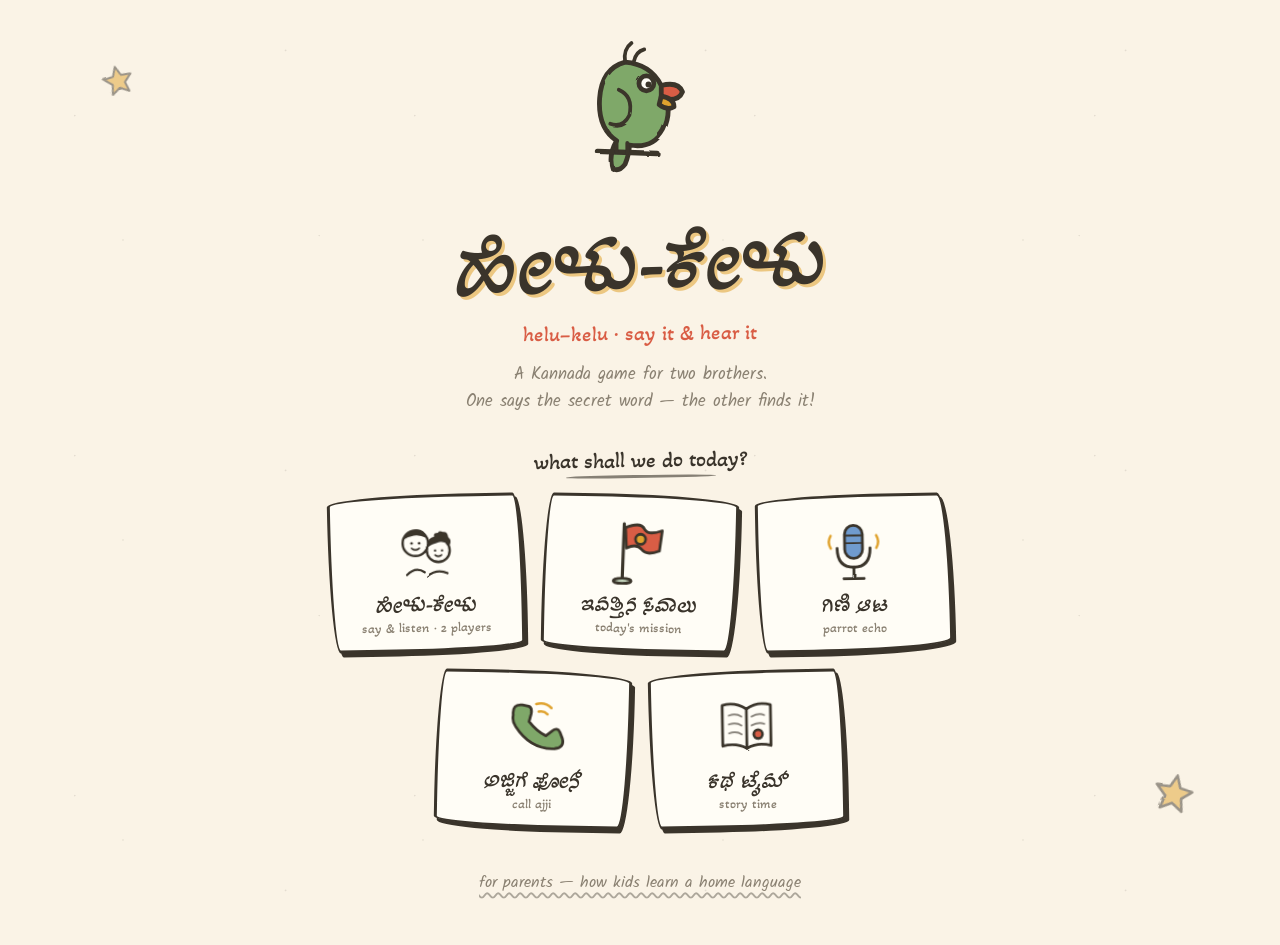
<file: index.html>
<!DOCTYPE html>
<html lang="en">
<head>
<meta charset="UTF-8">
<meta name="viewport" content="width=device-width, initial-scale=1, viewport-fit=cover">
<meta name="apple-mobile-web-app-capable" content="yes">
<meta name="theme-color" content="#faf3e6">
<title>ಹೇಳು-ಕೇಳು · Helu-Kelu — the Kannada game for two</title>
<link rel="icon" href="data:image/svg+xml,%3Csvg xmlns='http://www.w3.org/2000/svg' viewBox='0 0 100 100'%3E%3Crect width='100' height='100' rx='20' fill='%23faf3e6'/%3E%3Cpath d='M28 62 Q24 34 50 32 Q78 30 74 56 Q72 76 50 76 Q46 76 42 74 L30 84 Z' fill='none' stroke='%233a342b' stroke-width='6' stroke-linejoin='round'/%3E%3C/svg%3E">
<link rel="preconnect" href="https://fonts.googleapis.com">
<link rel="preconnect" href="https://fonts.gstatic.com" crossorigin>
<link href="https://fonts.googleapis.com/css2?family=Akaya+Kanadaka&family=Kalam:wght@400;700&display=swap" rel="stylesheet">
<link rel="stylesheet" href="css/barrier.css?v=5">
</head>
<body>

<!-- ======================= hand-drawn art sprite ======================= -->
<svg width="0" height="0" style="position:absolute" aria-hidden="true">
  <defs>
    <filter id="rough" x="-10%" y="-10%" width="120%" height="120%">
      <feTurbulence type="fractalNoise" baseFrequency="0.045" numOctaves="2" seed="7" result="n"/>
      <feDisplacementMap in="SourceGraphic" in2="n" scale="2.6"/>
    </filter>
    <filter id="rougher" x="-12%" y="-12%" width="124%" height="124%">
      <feTurbulence type="fractalNoise" baseFrequency="0.06" numOctaves="2" seed="3" result="n"/>
      <feDisplacementMap in="SourceGraphic" in2="n" scale="3.4"/>
    </filter>
  </defs>

  <!-- ============ animals ============ -->
  <symbol id="pic-naayi" viewBox="0 0 120 120">
    <g filter="url(#rough)" stroke="#3a342b" stroke-width="4" stroke-linecap="round" stroke-linejoin="round">
      <path d="M40 70 Q34 98 46 102 L76 102 Q88 98 81 70" fill="#fffdf6"/>
      <path d="M44 78 L78 78 L77 88 L45 88 Z" fill="#d95d45" stroke-width="3.5"/>
      <ellipse cx="60" cy="48" rx="26" ry="24" fill="#fffdf6"/>
      <path d="M38 30 Q24 42 32 62 Q42 58 45 38 Z" fill="#b5764a"/>
      <path d="M82 30 Q96 42 88 62 Q78 58 75 38 Z" fill="#b5764a"/>
      <ellipse cx="71" cy="44" rx="9" ry="10" fill="#b5764a" stroke="none" opacity=".85"/>
      <circle cx="51" cy="45" r="2.6" fill="#3a342b" stroke="none"/>
      <circle cx="71" cy="45" r="2.6" fill="#3a342b" stroke="none"/>
      <ellipse cx="60" cy="55" rx="4.5" ry="3.5" fill="#3a342b" stroke="none"/>
      <path d="M60 58 Q60 64 53 64 M60 58 Q60 64 67 64" fill="none"/>
      <ellipse cx="50" cy="101" rx="7" ry="4" fill="#fffdf6"/>
      <ellipse cx="72" cy="101" rx="7" ry="4" fill="#fffdf6"/>
      <path d="M84 88 Q98 84 96 72" fill="none"/>
    </g>
  </symbol>

  <symbol id="pic-bekku" viewBox="0 0 120 120">
    <g filter="url(#rough)" stroke="#3a342b" stroke-width="4" stroke-linecap="round" stroke-linejoin="round">
      <path d="M42 72 Q34 100 48 103 L74 103 Q88 100 80 72" fill="#e8c98f"/>
      <ellipse cx="60" cy="50" rx="25" ry="22" fill="#e8c98f"/>
      <path d="M38 38 L34 18 L52 30 Z" fill="#e8c98f"/>
      <path d="M82 38 L86 18 L68 30 Z" fill="#e8c98f"/>
      <path d="M40 21 L44 28 M80 21 L76 28" stroke="#d95d45" stroke-width="3" fill="none"/>
      <circle cx="50" cy="48" r="2.5" fill="#3a342b" stroke="none"/>
      <circle cx="70" cy="48" r="2.5" fill="#3a342b" stroke="none"/>
      <path d="M57 56 L63 56 L60 60 Z" fill="#d95d45" stroke-width="3"/>
      <path d="M60 60 Q60 65 53 65 M60 60 Q60 65 67 65" fill="none"/>
      <path d="M30 52 L14 48 M30 58 L15 60 M90 52 L106 48 M90 58 L105 60" fill="none" stroke-width="3"/>
      <path d="M82 96 Q104 96 100 76" fill="none"/>
      <path d="M46 88 L74 88" stroke-width="3" fill="none"/>
    </g>
  </symbol>

  <symbol id="pic-aane" viewBox="0 0 120 120">
    <g filter="url(#rough)" stroke="#3a342b" stroke-width="4" stroke-linecap="round" stroke-linejoin="round">
      <ellipse cx="66" cy="66" rx="34" ry="27" fill="#9db3c9"/>
      <circle cx="33" cy="52" r="18" fill="#9db3c9"/>
      <path d="M30 64 Q22 78 28 92 Q34 98 38 92 Q34 80 40 70" fill="#9db3c9"/>
      <path d="M44 40 Q58 30 60 48 Q58 62 46 62" fill="#7f97ad"/>
      <circle cx="28" cy="48" r="2.5" fill="#3a342b" stroke="none"/>
      <path d="M52 93 L52 102 M68 93 L68 102 M84 90 L84 100" fill="none"/>
      <path d="M98 62 Q106 66 102 74" fill="none" stroke-width="3"/>
    </g>
  </symbol>

  <symbol id="pic-huli" viewBox="0 0 120 120">
    <g filter="url(#rough)" stroke="#3a342b" stroke-width="4" stroke-linecap="round" stroke-linejoin="round">
      <ellipse cx="60" cy="58" rx="30" ry="27" fill="#e69a3c"/>
      <path d="M38 38 L34 22 L50 30 Z" fill="#e69a3c"/>
      <path d="M82 38 L86 22 L70 30 Z" fill="#e69a3c"/>
      <ellipse cx="60" cy="70" rx="14" ry="11" fill="#fffdf6"/>
      <circle cx="49" cy="52" r="2.7" fill="#3a342b" stroke="none"/>
      <circle cx="71" cy="52" r="2.7" fill="#3a342b" stroke="none"/>
      <path d="M56 66 L64 66 L60 71 Z" fill="#3a342b" stroke-width="3"/>
      <path d="M60 71 Q60 77 52 77 M60 71 Q60 77 68 77" fill="none" stroke-width="3"/>
      <path d="M33 44 L40 48 M32 58 L40 58 M86 44 L80 48 M88 58 L80 58" stroke-width="4" fill="none"/>
      <path d="M52 34 L54 42 M68 34 L66 42" stroke-width="4" fill="none"/>
    </g>
  </symbol>

  <symbol id="pic-hasu" viewBox="0 0 120 120">
    <g filter="url(#rough)" stroke="#3a342b" stroke-width="4" stroke-linecap="round" stroke-linejoin="round">
      <path d="M40 26 Q34 12 44 12 M80 26 Q86 12 76 12" fill="none"/>
      <ellipse cx="60" cy="52" rx="27" ry="24" fill="#fffdf6"/>
      <path d="M33 44 Q18 40 20 52 Q28 58 36 54" fill="#e8c98f"/>
      <path d="M87 44 Q102 40 100 52 Q92 58 84 54" fill="#e8c98f"/>
      <ellipse cx="60" cy="66" rx="16" ry="12" fill="#e9b8c2"/>
      <circle cx="54" cy="66" r="2.4" fill="#3a342b" stroke="none"/>
      <circle cx="66" cy="66" r="2.4" fill="#3a342b" stroke="none"/>
      <circle cx="50" cy="46" r="2.6" fill="#3a342b" stroke="none"/>
      <circle cx="70" cy="46" r="2.6" fill="#3a342b" stroke="none"/>
      <path d="M42 34 Q50 28 56 33 Q50 40 42 34 Z" fill="#3a342b" stroke="none" opacity=".85"/>
    </g>
  </symbol>

  <symbol id="pic-kudure" viewBox="0 0 120 120">
    <g filter="url(#rough)" stroke="#3a342b" stroke-width="4" stroke-linecap="round" stroke-linejoin="round">
      <path d="M44 100 L46 62 Q46 40 60 34 Q76 28 82 40 L88 52 Q90 60 80 60 L72 58 Q66 76 68 100" fill="#b5764a"/>
      <path d="M54 34 Q50 22 58 18 L62 30" fill="#b5764a"/>
      <path d="M64 32 Q66 20 74 22 L70 34" fill="#b5764a"/>
      <path d="M46 62 Q36 60 38 46 Q40 34 50 30 Q44 40 48 46 Q42 52 46 62 Z" fill="#3a342b" stroke="none" opacity=".9"/>
      <circle cx="72" cy="44" r="2.6" fill="#3a342b" stroke="none"/>
      <ellipse cx="84" cy="52" rx="2.8" ry="2.2" fill="#3a342b" stroke="none"/>
      <path d="M88 56 Q84 60 78 58" fill="none" stroke-width="3"/>
    </g>
  </symbol>

  <symbol id="pic-meenu" viewBox="0 0 120 120">
    <g filter="url(#rough)" stroke="#3a342b" stroke-width="4" stroke-linecap="round" stroke-linejoin="round">
      <path d="M22 60 Q42 36 70 40 Q92 46 94 60 Q92 74 70 80 Q42 84 22 60 Z" fill="#6f9bce"/>
      <path d="M94 60 L110 46 L106 60 L110 74 Z" fill="#6f9bce"/>
      <path d="M56 42 Q64 52 56 62" fill="none" stroke-width="3"/>
      <circle cx="36" cy="56" r="3" fill="#3a342b" stroke="none"/>
      <path d="M60 66 Q66 70 72 66" fill="none" stroke-width="3"/>
      <circle cx="24" cy="34" r="3.5" fill="none" stroke-width="3"/>
      <circle cx="16" cy="24" r="2.5" fill="none" stroke-width="3"/>
    </g>
  </symbol>

  <symbol id="pic-hakki" viewBox="0 0 120 120">
    <g filter="url(#rough)" stroke="#3a342b" stroke-width="4" stroke-linecap="round" stroke-linejoin="round">
      <path d="M40 66 Q36 38 62 36 Q86 36 84 60 Q82 82 58 82 Q44 80 40 66 Z" fill="#7fa869"/>
      <path d="M50 56 Q62 50 68 62 Q60 70 50 64 Z" fill="#5f8550" stroke-width="3"/>
      <path d="M84 52 L98 48 L86 60 Z" fill="#e0a32e"/>
      <circle cx="72" cy="48" r="2.7" fill="#3a342b" stroke="none"/>
      <path d="M40 66 L26 74 L38 74 Z" fill="#7fa869"/>
      <path d="M56 82 L54 96 M66 80 L66 96" fill="none" stroke-width="3"/>
      <path d="M30 96 L92 98" fill="none"/>
    </g>
  </symbol>

  <!-- ============ food ============ -->
  <symbol id="pic-anna_rice" viewBox="0 0 120 120">
    <g filter="url(#rough)" stroke="#3a342b" stroke-width="4" stroke-linecap="round" stroke-linejoin="round">
      <path d="M26 62 Q26 92 60 92 Q94 92 94 62 Z" fill="#6f9bce"/>
      <path d="M32 62 Q34 44 60 44 Q86 44 88 62" fill="#fffdf6"/>
      <path d="M46 52 L52 56 M62 48 L68 52 M74 56 L79 59 M52 60 L58 61" stroke-width="3" fill="none"/>
      <path d="M48 34 Q52 26 48 18 M62 34 Q66 26 62 18 M76 34 Q80 26 76 18" fill="none" stroke-width="3" opacity=".7"/>
    </g>
  </symbol>

  <symbol id="pic-haalu" viewBox="0 0 120 120">
    <g filter="url(#rough)" stroke="#3a342b" stroke-width="4" stroke-linecap="round" stroke-linejoin="round">
      <path d="M40 26 L44 98 Q44 102 50 102 L70 102 Q76 102 76 98 L80 26 Z" fill="#fffdf6"/>
      <path d="M43 44 Q52 40 60 44 Q68 48 77 44 L79 30 L41 30 Z" fill="#eef2f6"/>
      <path d="M46 62 L74 62" stroke-width="3" opacity=".4" fill="none"/>
      <path d="M64 26 L78 8" fill="none" stroke="#d95d45" stroke-width="5"/>
    </g>
  </symbol>

  <symbol id="pic-neeru" viewBox="0 0 120 120">
    <g filter="url(#rough)" stroke="#3a342b" stroke-width="4" stroke-linecap="round" stroke-linejoin="round">
      <path d="M60 14 Q76 38 76 50 Q76 66 60 66 Q44 66 44 50 Q44 38 60 14 Z" fill="#6f9bce"/>
      <path d="M52 50 Q52 58 58 60" fill="none" stroke="#fffdf6" stroke-width="3.5"/>
      <path d="M28 84 Q44 76 60 84 Q76 92 92 84" fill="none"/>
      <path d="M28 96 Q44 88 60 96 Q76 104 92 96" fill="none"/>
    </g>
  </symbol>

  <symbol id="pic-hannu" viewBox="0 0 120 120">
    <g filter="url(#rough)" stroke="#3a342b" stroke-width="4" stroke-linecap="round" stroke-linejoin="round">
      <path d="M60 38 Q34 30 30 58 Q28 86 52 94 Q60 97 68 94 Q92 86 90 58 Q86 30 60 38 Z" fill="#d95d45"/>
      <path d="M60 38 Q58 26 62 20" fill="none"/>
      <path d="M62 26 Q76 14 86 22 Q78 34 62 30 Z" fill="#7fa869"/>
      <path d="M42 52 Q38 60 40 70" fill="none" stroke="#fffdf6" stroke-width="3.5"/>
    </g>
  </symbol>

  <symbol id="pic-baalehannu" viewBox="0 0 120 120">
    <g filter="url(#rough)" stroke="#3a342b" stroke-width="4" stroke-linecap="round" stroke-linejoin="round">
      <path d="M28 32 Q30 74 62 88 Q88 98 98 80 Q94 76 88 78 Q64 80 46 56 Q36 42 38 30 Q32 26 28 32 Z" fill="#e0a32e"/>
      <path d="M36 30 L38 22 L44 24 L42 32" fill="#7fa869"/>
      <path d="M96 82 L102 88" fill="none"/>
      <path d="M44 46 Q56 68 76 78" fill="none" stroke-width="3" opacity=".5"/>
    </g>
  </symbol>

  <symbol id="pic-dose" viewBox="0 0 120 120">
    <g filter="url(#rough)" stroke="#3a342b" stroke-width="4" stroke-linecap="round" stroke-linejoin="round">
      <ellipse cx="58" cy="80" rx="48" ry="15" fill="#c8d8c0"/>
      <path d="M16 78 Q14 74 20 74 L88 74 Q72 40 62 34 Q58 32 54 36 Q28 58 16 78 Z" fill="#e0a32e"/>
      <path d="M34 66 Q42 62 46 68 M52 56 Q60 52 64 58 M62 44 Q68 42 72 48" fill="none" stroke-width="3" opacity=".55"/>
      <circle cx="96" cy="62" r="9" fill="#fffdf6"/>
      <circle cx="96" cy="62" r="4" fill="#7fa869" stroke-width="3"/>
    </g>
  </symbol>

  <symbol id="pic-mosaru" viewBox="0 0 120 120">
    <g filter="url(#rough)" stroke="#3a342b" stroke-width="4" stroke-linecap="round" stroke-linejoin="round">
      <path d="M32 44 Q24 70 40 88 Q50 96 60 96 Q70 96 80 88 Q96 70 88 44 Z" fill="#c07a4a"/>
      <path d="M32 44 Q40 36 60 36 Q80 36 88 44 Q80 52 60 52 Q40 52 32 44 Z" fill="#fffdf6"/>
      <path d="M70 40 L84 16" fill="none" stroke-width="5"/>
      <ellipse cx="86" cy="14" rx="7" ry="5" fill="#e8c98f"/>
      <path d="M44 66 L76 66" stroke-width="3" opacity=".4" fill="none"/>
    </g>
  </symbol>

  <symbol id="pic-sihi" viewBox="0 0 120 120">
    <g filter="url(#rough)" stroke="#3a342b" stroke-width="4" stroke-linecap="round" stroke-linejoin="round">
      <ellipse cx="60" cy="86" rx="40" ry="12" fill="#c8d8c0"/>
      <circle cx="60" cy="54" r="28" fill="#e69a3c"/>
      <circle cx="50" cy="46" r="2.4" fill="#b5764a" stroke="none"/>
      <circle cx="64" cy="42" r="2.4" fill="#b5764a" stroke="none"/>
      <circle cx="70" cy="56" r="2.4" fill="#b5764a" stroke="none"/>
      <circle cx="55" cy="60" r="2.4" fill="#b5764a" stroke="none"/>
      <circle cx="62" cy="68" r="2.4" fill="#b5764a" stroke="none"/>
      <circle cx="44" cy="55" r="2.4" fill="#b5764a" stroke="none"/>
      <path d="M52 30 Q56 24 62 28" fill="none" stroke-width="3" stroke="#7fa869"/>
    </g>
  </symbol>

  <!-- ============ colors (paint splats) ============ -->
  <symbol id="pic-kempu" viewBox="0 0 120 120">
    <g filter="url(#rough)" stroke="#3a342b" stroke-width="4" stroke-linecap="round" stroke-linejoin="round">
      <path d="M60 26 Q84 22 90 44 Q106 50 94 66 Q100 86 78 86 Q68 98 54 90 Q32 94 30 74 Q16 64 28 50 Q26 30 48 32 Q52 24 60 26 Z" fill="#d95d45"/>
      <path d="M88 92 L104 108 M100 104 L96 110 L108 100 Z" fill="#e8c98f" stroke-width="3.5"/>
    </g>
  </symbol>
  <symbol id="pic-hasiru" viewBox="0 0 120 120">
    <g filter="url(#rough)" stroke="#3a342b" stroke-width="4" stroke-linecap="round" stroke-linejoin="round">
      <path d="M60 26 Q84 22 90 44 Q106 50 94 66 Q100 86 78 86 Q68 98 54 90 Q32 94 30 74 Q16 64 28 50 Q26 30 48 32 Q52 24 60 26 Z" fill="#7fa869" transform="rotate(40 60 60)"/>
      <path d="M52 54 Q62 44 74 50 Q70 62 58 62 Q52 60 52 54 Z" fill="#5f8550" stroke-width="3"/>
    </g>
  </symbol>
  <symbol id="pic-neeli" viewBox="0 0 120 120">
    <g filter="url(#rough)" stroke="#3a342b" stroke-width="4" stroke-linecap="round" stroke-linejoin="round">
      <path d="M60 26 Q84 22 90 44 Q106 50 94 66 Q100 86 78 86 Q68 98 54 90 Q32 94 30 74 Q16 64 28 50 Q26 30 48 32 Q52 24 60 26 Z" fill="#6f9bce" transform="rotate(-30 60 60)"/>
      <path d="M60 44 Q68 56 68 62 Q68 70 60 70 Q52 70 52 62 Q52 56 60 44 Z" fill="#54759c" stroke-width="3"/>
    </g>
  </symbol>
  <symbol id="pic-haladi" viewBox="0 0 120 120">
    <g filter="url(#rough)" stroke="#3a342b" stroke-width="4" stroke-linecap="round" stroke-linejoin="round">
      <path d="M60 26 Q84 22 90 44 Q106 50 94 66 Q100 86 78 86 Q68 98 54 90 Q32 94 30 74 Q16 64 28 50 Q26 30 48 32 Q52 24 60 26 Z" fill="#e0a32e" transform="rotate(15 60 60)"/>
      <circle cx="60" cy="58" r="10" fill="#f5c56b" stroke-width="3"/>
      <path d="M60 40 L60 34 M74 46 L79 41 M78 60 L84 60 M46 46 L41 41 M42 60 L36 60" stroke-width="3" fill="none"/>
    </g>
  </symbol>
  <symbol id="pic-bili" viewBox="0 0 120 120">
    <g filter="url(#rough)" stroke="#3a342b" stroke-width="4" stroke-linecap="round" stroke-linejoin="round">
      <path d="M60 26 Q84 22 90 44 Q106 50 94 66 Q100 86 78 86 Q68 98 54 90 Q32 94 30 74 Q16 64 28 50 Q26 30 48 32 Q52 24 60 26 Z" fill="#ffffff" transform="rotate(-15 60 60)"/>
      <path d="M42 66 Q48 54 60 54 Q54 62 56 70" fill="none" stroke-width="3" opacity=".35"/>
    </g>
  </symbol>
  <symbol id="pic-kappu" viewBox="0 0 120 120">
    <g filter="url(#rough)" stroke="#3a342b" stroke-width="4" stroke-linecap="round" stroke-linejoin="round">
      <path d="M60 26 Q84 22 90 44 Q106 50 94 66 Q100 86 78 86 Q68 98 54 90 Q32 94 30 74 Q16 64 28 50 Q26 30 48 32 Q52 24 60 26 Z" fill="#3a342b" transform="rotate(25 60 60)"/>
      <path d="M46 52 Q54 44 64 46" fill="none" stroke="#fffdf6" stroke-width="3" opacity=".5"/>
    </g>
  </symbol>
  <symbol id="pic-kittale" viewBox="0 0 120 120">
    <g filter="url(#rough)" stroke="#3a342b" stroke-width="4" stroke-linecap="round" stroke-linejoin="round">
      <path d="M60 26 Q84 22 90 44 Q106 50 94 66 Q100 86 78 86 Q68 98 54 90 Q32 94 30 74 Q16 64 28 50 Q26 30 48 32 Q52 24 60 26 Z" fill="#e07b2e" transform="rotate(-42 60 60)"/>
      <circle cx="60" cy="60" r="12" fill="#f09b50" stroke-width="3"/>
      <path d="M60 48 Q58 42 62 40" fill="none" stroke-width="3"/>
      <path d="M56 40 Q64 36 68 42 Q62 46 56 40 Z" fill="#7fa869" stroke-width="3"/>
    </g>
  </symbol>
  <symbol id="pic-gulabi" viewBox="0 0 120 120">
    <g filter="url(#rough)" stroke="#3a342b" stroke-width="4" stroke-linecap="round" stroke-linejoin="round">
      <path d="M60 26 Q84 22 90 44 Q106 50 94 66 Q100 86 78 86 Q68 98 54 90 Q32 94 30 74 Q16 64 28 50 Q26 30 48 32 Q52 24 60 26 Z" fill="#e58fb1" transform="rotate(8 60 60)"/>
      <path d="M60 50 Q68 50 68 58 Q68 66 60 66 Q52 66 52 58 Q52 50 60 50 Z M60 54 Q64 56 62 60" fill="#c9698f" stroke-width="3"/>
    </g>
  </symbol>

  <!-- ============ body ============ -->
  <symbol id="pic-kannu" viewBox="0 0 120 120">
    <g filter="url(#rough)" stroke="#3a342b" stroke-width="4" stroke-linecap="round" stroke-linejoin="round">
      <path d="M18 60 Q40 32 60 32 Q80 32 102 60 Q80 88 60 88 Q40 88 18 60 Z" fill="#fffdf6"/>
      <circle cx="60" cy="60" r="17" fill="#8a6b4a"/>
      <circle cx="60" cy="60" r="7" fill="#3a342b" stroke="none"/>
      <circle cx="65" cy="55" r="3" fill="#fffdf6" stroke="none"/>
      <path d="M30 40 L24 32 M46 32 L43 23 M74 32 L77 23 M90 40 L96 32" stroke-width="3.5" fill="none"/>
    </g>
  </symbol>
  <symbol id="pic-kivi" viewBox="0 0 120 120">
    <g filter="url(#rough)" stroke="#3a342b" stroke-width="4" stroke-linecap="round" stroke-linejoin="round">
      <path d="M44 44 Q44 18 66 18 Q90 18 86 48 Q83 66 68 78 Q58 86 58 98 Q58 104 50 104 Q42 104 42 94" fill="#eec9a5"/>
      <path d="M58 46 Q58 32 68 34 Q76 36 72 48" fill="none" stroke-width="3.5"/>
      <path d="M20 40 Q14 52 20 62 M28 44 Q24 52 28 58" fill="none" stroke="#6f9bce" stroke-width="3.5"/>
    </g>
  </symbol>
  <symbol id="pic-moogu" viewBox="0 0 120 120">
    <g filter="url(#rough)" stroke="#3a342b" stroke-width="4" stroke-linecap="round" stroke-linejoin="round">
      <path d="M60 20 Q64 20 65 30 L68 62 Q80 70 78 82 Q76 92 60 92 Q44 92 42 82 Q40 70 52 62 L55 30 Q56 20 60 20 Z" fill="#eec9a5"/>
      <ellipse cx="52" cy="80" rx="4" ry="3" fill="#3a342b" stroke="none"/>
      <ellipse cx="68" cy="80" rx="4" ry="3" fill="#3a342b" stroke="none"/>
    </g>
  </symbol>
  <symbol id="pic-baayi" viewBox="0 0 120 120">
    <g filter="url(#rough)" stroke="#3a342b" stroke-width="4" stroke-linecap="round" stroke-linejoin="round">
      <path d="M22 56 Q40 44 52 50 Q60 44 68 50 Q80 44 98 56 Q88 88 60 88 Q32 88 22 56 Z" fill="#d95d45"/>
      <path d="M30 58 Q60 66 90 58 Q60 74 30 58 Z" fill="#fffdf6" stroke-width="3"/>
      <path d="M48 76 Q60 82 72 76" fill="#c9698f" stroke-width="3"/>
    </g>
  </symbol>
  <symbol id="pic-kai" viewBox="0 0 120 120">
    <g filter="url(#rough)" stroke="#3a342b" stroke-width="4" stroke-linecap="round" stroke-linejoin="round">
      <path d="M42 104 L42 62 Q34 54 30 42 Q28 34 34 33 Q39 32 42 42 L46 52 L46 26 Q46 18 52 18 Q58 18 58 26 L58 48 L62 20 Q63 12 69 14 Q74 16 73 24 L70 50 L78 28 Q81 21 87 24 Q92 27 89 35 L82 58 Q80 66 74 72 L74 104 Z" fill="#eec9a5"/>
    </g>
  </symbol>
  <symbol id="pic-kaalu" viewBox="0 0 120 120">
    <g filter="url(#rough)" stroke="#3a342b" stroke-width="4" stroke-linecap="round" stroke-linejoin="round">
      <path d="M48 14 L70 14 L66 58 L66 84 L92 84 Q98 84 98 92 Q98 100 90 100 L56 100 Q50 100 50 92 L52 58 Z" fill="#eec9a5"/>
      <path d="M92 92 L98 92 M84 84 L84 92" stroke-width="3" fill="none"/>
    </g>
  </symbol>
  <symbol id="pic-tale" viewBox="0 0 120 120">
    <g filter="url(#rough)" stroke="#3a342b" stroke-width="4" stroke-linecap="round" stroke-linejoin="round">
      <circle cx="60" cy="62" r="34" fill="#eec9a5"/>
      <path d="M28 52 Q30 26 60 24 Q90 26 92 52 Q74 40 58 44 Q40 48 28 52 Z" fill="#3a342b" stroke="none"/>
      <path d="M34 30 L42 20 M52 24 L56 14 M70 22 L74 13" stroke-width="3.5" fill="none"/>
      <circle cx="48" cy="62" r="2.6" fill="#3a342b" stroke="none"/>
      <circle cx="72" cy="62" r="2.6" fill="#3a342b" stroke="none"/>
      <path d="M50 76 Q60 84 70 76" fill="none"/>
    </g>
  </symbol>
  <symbol id="pic-hotte" viewBox="0 0 120 120">
    <g filter="url(#rough)" stroke="#3a342b" stroke-width="4" stroke-linecap="round" stroke-linejoin="round">
      <path d="M48 10 L72 10 L72 18 L48 18 Z" fill="#eec9a5" stroke-width="3.5"/>
      <path d="M36 20 L84 20 L82 36 Q96 58 88 84 Q86 96 74 98 L46 98 Q34 96 32 84 Q24 58 38 36 Z" fill="#e0a32e"/>
      <path d="M36 24 Q26 30 24 44 L34 48 M84 24 Q94 30 96 44 L86 48" fill="#e0a32e" stroke-width="3.5"/>
      <ellipse cx="60" cy="64" rx="17" ry="15" fill="#eec9a5"/>
      <circle cx="60" cy="64" r="3" fill="#3a342b" stroke="none"/>
    </g>
  </symbol>

  <!-- ============ home ============ -->
  <symbol id="pic-mane" viewBox="0 0 120 120">
    <g filter="url(#rough)" stroke="#3a342b" stroke-width="4" stroke-linecap="round" stroke-linejoin="round">
      <path d="M20 56 L60 20 L100 56 Z" fill="#d95d45"/>
      <path d="M28 56 L92 56 L92 100 L28 100 Z" fill="#fffdf6"/>
      <path d="M50 100 L50 72 Q50 68 54 68 L66 68 Q70 68 70 72 L70 100" fill="#b5764a"/>
      <path d="M78 66 L88 66 L88 78 L78 78 Z" fill="#6f9bce" stroke-width="3"/>
      <path d="M76 20 L76 34 L84 34 L84 28" fill="#b5764a" stroke-width="3.5"/>
    </g>
  </symbol>
  <symbol id="pic-baagilu" viewBox="0 0 120 120">
    <g filter="url(#rough)" stroke="#3a342b" stroke-width="4" stroke-linecap="round" stroke-linejoin="round">
      <path d="M30 104 L30 24 Q30 16 38 16 L82 16 Q90 16 90 24 L90 104" fill="#e8c98f"/>
      <path d="M40 104 L40 28 L80 28 L80 104 Z" fill="#b5764a"/>
      <circle cx="72" cy="66" r="4" fill="#e0a32e"/>
      <path d="M48 38 L72 38 L72 54 L48 54 Z" fill="none" stroke-width="3"/>
      <path d="M22 104 L98 104" fill="none"/>
    </g>
  </symbol>
  <symbol id="pic-kitaki" viewBox="0 0 120 120">
    <g filter="url(#rough)" stroke="#3a342b" stroke-width="4" stroke-linecap="round" stroke-linejoin="round">
      <rect x="26" y="26" width="68" height="68" rx="4" fill="#fffdf6"/>
      <rect x="34" y="34" width="52" height="52" fill="#bcd7ee" stroke-width="3.5"/>
      <path d="M60 34 L60 86 M34 60 L86 60" stroke-width="3.5" fill="none"/>
      <path d="M30 26 Q42 52 30 88 M90 26 Q78 52 90 88" fill="#d95d45" stroke-width="3.5"/>
      <path d="M70 40 Q76 44 74 50" fill="none" stroke="#fffdf6" stroke-width="3"/>
    </g>
  </symbol>
  <symbol id="pic-kurchi" viewBox="0 0 120 120">
    <g filter="url(#rough)" stroke="#3a342b" stroke-width="4.5" stroke-linecap="round" stroke-linejoin="round">
      <path d="M36 16 L36 66 L84 66 L84 56 L46 56 L46 16 Z" fill="#b5764a"/>
      <path d="M36 66 L36 102 M84 66 L84 102 M36 82 L84 82" fill="none"/>
      <path d="M38 20 L44 20 M38 32 L44 32 M38 44 L44 44" stroke-width="3" fill="none"/>
    </g>
  </symbol>
  <symbol id="pic-haasige" viewBox="0 0 120 120">
    <g filter="url(#rough)" stroke="#3a342b" stroke-width="4" stroke-linecap="round" stroke-linejoin="round">
      <path d="M18 50 L18 90 M102 56 L102 90" fill="none" stroke-width="5"/>
      <path d="M18 62 Q18 54 26 54 L94 54 Q102 54 102 62 L102 78 L18 78 Z" fill="#6f9bce"/>
      <path d="M22 54 Q20 40 32 40 L46 40 Q56 40 54 54" fill="#fffdf6"/>
      <path d="M50 54 L102 62 L102 78 L50 78 Z" fill="#d95d45" stroke-width="3.5"/>
      <path d="M18 88 L102 88" fill="none" stroke-width="3.5"/>
    </g>
  </symbol>
  <symbol id="pic-deepa" viewBox="0 0 120 120">
    <g filter="url(#rough)" stroke="#3a342b" stroke-width="4" stroke-linecap="round" stroke-linejoin="round">
      <path d="M60 30 Q72 46 72 56 Q72 68 60 68 Q48 68 48 56 Q48 46 60 30 Z" fill="#e0a32e"/>
      <path d="M60 42 Q65 50 65 56 Q65 61 60 61 Q55 61 55 56 Q55 50 60 42 Z" fill="#d95d45" stroke-width="3"/>
      <path d="M28 72 Q28 66 36 66 L84 66 Q92 66 92 72 Q92 84 74 88 L46 88 Q28 84 28 72 Z" fill="#c07a4a"/>
      <path d="M38 96 L82 96" fill="none" stroke-width="3.5"/>
    </g>
  </symbol>
  <symbol id="pic-pustaka" viewBox="0 0 120 120">
    <g filter="url(#rough)" stroke="#3a342b" stroke-width="4" stroke-linecap="round" stroke-linejoin="round">
      <path d="M60 34 Q44 22 24 28 L24 88 Q44 82 60 92 Q76 82 96 88 L96 28 Q76 22 60 34 Z" fill="#fffdf6"/>
      <path d="M60 34 L60 92" fill="none"/>
      <path d="M32 42 Q44 38 52 44 M32 56 Q44 52 52 58 M32 70 Q44 66 52 72" fill="none" stroke-width="3" opacity=".55"/>
      <path d="M68 44 Q80 38 88 42 M68 58 Q80 52 88 56 M68 72 Q80 66 88 70" fill="none" stroke-width="3" opacity=".55"/>
    </g>
  </symbol>
  <symbol id="pic-chendu" viewBox="0 0 120 120">
    <g filter="url(#rough)" stroke="#3a342b" stroke-width="4" stroke-linecap="round" stroke-linejoin="round">
      <circle cx="60" cy="60" r="36" fill="#d95d45"/>
      <path d="M28 48 Q60 66 92 48" fill="none" stroke-width="3.5"/>
      <path d="M28 74 Q60 56 92 74" fill="none" stroke="#e0a32e" stroke-width="3.5"/>
      <path d="M42 38 Q50 30 60 32" fill="none" stroke="#fffdf6" stroke-width="3.5"/>
    </g>
  </symbol>

  <!-- ============ actions ============ -->
  <symbol id="pic-tinnu" viewBox="0 0 120 120">
    <g filter="url(#rough)" stroke="#3a342b" stroke-width="4" stroke-linecap="round" stroke-linejoin="round">
      <circle cx="54" cy="48" r="26" fill="#eec9a5"/>
      <path d="M32 40 Q34 22 54 22 Q72 22 76 38 Q60 32 48 36 Q38 38 32 40 Z" fill="#3a342b" stroke="none"/>
      <circle cx="46" cy="46" r="2.6" fill="#3a342b" stroke="none"/>
      <circle cx="62" cy="46" r="2.6" fill="#3a342b" stroke="none"/>
      <ellipse cx="55" cy="62" rx="8" ry="9" fill="#8a4a3a"/>
      <path d="M78 70 L94 50" stroke-width="4.5" fill="none"/>
      <ellipse cx="72" cy="72" rx="9" ry="6" fill="#e8c98f" transform="rotate(-30 72 72)"/>
      <path d="M32 92 Q32 84 42 84 L78 84 Q88 84 88 92 Q88 102 74 104 L46 104 Q32 102 32 92 Z" fill="#6f9bce"/>
    </g>
  </symbol>
  <symbol id="pic-kudi" viewBox="0 0 120 120">
    <g filter="url(#rough)" stroke="#3a342b" stroke-width="4" stroke-linecap="round" stroke-linejoin="round">
      <circle cx="50" cy="50" r="26" fill="#eec9a5"/>
      <path d="M28 42 Q30 24 50 24 Q68 24 72 40 Q56 34 44 38 Q34 40 28 42 Z" fill="#3a342b" stroke="none"/>
      <path d="M42 48 Q44 44 48 46 M58 48 Q60 44 64 46" stroke-width="3" fill="none"/>
      <path d="M66 62 L90 46 L98 58 L74 72 Z" fill="#6f9bce"/>
      <path d="M70 76 Q72 84 68 88 M80 72 Q84 80 80 86" fill="none" stroke="#6f9bce" stroke-width="3.5"/>
    </g>
  </symbol>
  <symbol id="pic-malagu" viewBox="0 0 120 120">
    <g filter="url(#rough)" stroke="#3a342b" stroke-width="4" stroke-linecap="round" stroke-linejoin="round">
      <path d="M22 78 Q22 66 34 66 L66 66 Q76 66 76 76 L76 88 L22 88 Z" fill="#fffdf6"/>
      <circle cx="48" cy="58" r="20" fill="#eec9a5"/>
      <path d="M32 52 Q34 38 48 38 Q62 38 64 50 Q52 44 44 48 Q36 50 32 52 Z" fill="#3a342b" stroke="none"/>
      <path d="M40 58 Q44 62 48 58 M54 58 Q58 62 62 58" stroke-width="3" fill="none"/>
      <path d="M88 30 Q78 34 80 44 Q88 48 94 42 Q86 44 86 36 Q86 32 88 30 Z" fill="#e0a32e" stroke-width="3.5"/>
      <path d="M18 98 L98 98" fill="none" stroke-width="3.5"/>
    </g>
  </symbol>
  <symbol id="pic-odu" viewBox="0 0 120 120">
    <g filter="url(#rough)" stroke="#3a342b" stroke-width="4.5" stroke-linecap="round" stroke-linejoin="round">
      <circle cx="74" cy="30" r="15" fill="#eec9a5"/>
      <path d="M62 26 Q64 14 76 15 Q86 16 87 26 Q76 20 68 24 Z" fill="#3a342b" stroke="none"/>
      <path d="M70 45 Q60 60 58 72" fill="none" stroke-width="6"/>
      <path d="M64 52 L84 60 M66 58 L46 52" fill="none" stroke-width="5"/>
      <path d="M58 72 L76 84 L84 78 M58 72 L42 88 L48 96" fill="none" stroke-width="5"/>
      <path d="M20 40 L34 40 M16 52 L30 52 M22 64 L34 64" stroke-width="3.5" fill="none" stroke="#6f9bce"/>
    </g>
  </symbol>
  <symbol id="pic-nagu" viewBox="0 0 120 120">
    <g filter="url(#rough)" stroke="#3a342b" stroke-width="4" stroke-linecap="round" stroke-linejoin="round">
      <circle cx="60" cy="60" r="34" fill="#eec9a5"/>
      <path d="M28 50 Q30 26 60 24 Q90 26 92 50 Q74 40 58 44 Q40 46 28 50 Z" fill="#3a342b" stroke="none"/>
      <path d="M40 58 Q44 52 50 56 M70 56 Q74 50 80 56" stroke-width="3.5" fill="none"/>
      <path d="M42 68 Q60 90 78 68 Q60 76 42 68 Z" fill="#8a4a3a"/>
      <path d="M18 38 L26 44 M102 38 L94 44 M14 58 L24 58 M106 58 L96 58" stroke-width="3.5" fill="none" stroke="#e0a32e"/>
    </g>
  </symbol>
  <symbol id="pic-alu" viewBox="0 0 120 120">
    <g filter="url(#rough)" stroke="#3a342b" stroke-width="4" stroke-linecap="round" stroke-linejoin="round">
      <circle cx="60" cy="58" r="32" fill="#eec9a5"/>
      <path d="M30 48 Q32 26 60 24 Q88 26 90 48 Q72 38 56 42 Q40 44 30 48 Z" fill="#3a342b" stroke="none"/>
      <path d="M42 54 Q47 58 52 54 M68 54 Q73 58 78 54" stroke-width="3.5" fill="none"/>
      <path d="M48 76 Q60 68 72 76" fill="none"/>
      <path d="M44 62 Q40 72 44 78 Q50 80 50 72 Q50 66 44 62 Z" fill="#6f9bce" stroke-width="3"/>
      <path d="M76 62 Q72 72 76 78 Q82 80 82 72 Q82 66 76 62 Z" fill="#6f9bce" stroke-width="3"/>
      <path d="M34 96 Q38 102 44 100 M76 100 Q82 102 86 96" stroke="#6f9bce" stroke-width="3" fill="none"/>
    </g>
  </symbol>
  <symbol id="pic-kuni" viewBox="0 0 120 120">
    <g filter="url(#rough)" stroke="#3a342b" stroke-width="4.5" stroke-linecap="round" stroke-linejoin="round">
      <circle cx="60" cy="34" r="15" fill="#eec9a5"/>
      <path d="M48 30 Q50 18 62 19 Q72 20 73 30 Q62 24 54 28 Z" fill="#3a342b" stroke="none"/>
      <path d="M60 49 Q58 64 60 74" fill="none" stroke-width="6"/>
      <path d="M60 54 L42 42 M60 54 L78 40" fill="none" stroke-width="5"/>
      <path d="M60 74 L46 92 M60 74 L76 90" fill="none" stroke-width="5"/>
      <path d="M26 30 L26 44 Q22 48 19 44 Q17 40 22 39 L23 30 Z M92 26 L92 40 Q88 44 85 40 Q83 36 88 35 L89 26 Z" fill="#e0a32e" stroke-width="3"/>
    </g>
  </symbol>
  <symbol id="pic-jigi" viewBox="0 0 120 120">
    <g filter="url(#rough)" stroke="#3a342b" stroke-width="4.5" stroke-linecap="round" stroke-linejoin="round">
      <circle cx="60" cy="28" r="14" fill="#eec9a5"/>
      <path d="M48 24 Q50 13 62 14 Q71 15 72 24 Q62 19 54 22 Z" fill="#3a342b" stroke="none"/>
      <path d="M60 42 Q60 54 60 60" fill="none" stroke-width="6"/>
      <path d="M60 46 L40 34 M60 46 L80 34" fill="none" stroke-width="5"/>
      <path d="M60 60 L46 70 L52 80 M60 60 L74 70 L68 80" fill="none" stroke-width="5"/>
      <path d="M36 96 L48 92 M60 100 L60 92 M84 96 L72 92" stroke-width="3.5" fill="none" stroke="#6f9bce"/>
    </g>
  </symbol>

  <!-- ============ mascot & UI ============ -->
  <symbol id="art-parrot" viewBox="0 0 160 160">
    <g filter="url(#rough)" stroke="#3a342b" stroke-width="4.5" stroke-linecap="round" stroke-linejoin="round">
      <path d="M66 34 Q44 40 42 68 Q40 96 58 108 Q50 122 54 134 Q60 138 66 130 Q70 120 70 112 Q92 116 102 98 Q112 78 100 56 Q90 36 66 34 Z" fill="#7fa869"/>
      <path d="M100 56 Q116 52 120 62 Q116 72 100 68 Z" fill="#d95d45"/>
      <path d="M100 66 Q112 68 112 76 Q106 80 98 74 Z" fill="#e0a32e"/>
      <circle cx="86" cy="54" r="7" fill="#fffdf6"/>
      <circle cx="88" cy="55" r="2.8" fill="#3a342b" stroke="none"/>
      <path d="M60 60 Q74 66 70 84 Q64 96 52 92" fill="none" stroke-width="3.5"/>
      <path d="M66 34 Q64 22 72 16 M74 34 Q76 24 84 22" fill="none" stroke-width="3.5"/>
      <path d="M40 118 L96 120" fill="none" stroke-width="5"/>
      <path d="M58 108 L58 118 M68 110 L68 119" fill="none" stroke-width="3.5"/>
    </g>
  </symbol>

  <symbol id="av-p1" viewBox="0 0 120 120">
    <g filter="url(#rough)" stroke="#3a342b" stroke-width="4" stroke-linecap="round" stroke-linejoin="round">
      <circle cx="60" cy="62" r="34" fill="#fffdf6"/>
      <path d="M30 52 Q34 26 60 26 Q86 26 90 52 Q76 44 66 46 Q46 50 30 52 Z" fill="#3a342b" stroke="none"/>
      <path d="M34 30 L42 20 M50 26 L54 16 M68 24 L72 15" stroke-width="4" fill="none"/>
      <circle cx="48" cy="60" r="2.7" fill="#3a342b" stroke="none"/>
      <circle cx="72" cy="60" r="2.7" fill="#3a342b" stroke="none"/>
      <path d="M50 76 Q60 84 70 76" fill="none"/>
    </g>
  </symbol>

  <symbol id="av-p2" viewBox="0 0 120 120">
    <g filter="url(#rough)" stroke="#3a342b" stroke-width="4" stroke-linecap="round" stroke-linejoin="round">
      <circle cx="60" cy="64" r="32" fill="#fffdf6"/>
      <path d="M32 56 Q28 32 48 30 Q46 22 56 22 Q58 14 68 18 Q78 14 80 26 Q92 30 88 44 Q92 52 88 56 Q72 44 56 48 Q42 52 32 56 Z" fill="#3a342b" stroke="none"/>
      <circle cx="49" cy="63" r="2.6" fill="#3a342b" stroke="none"/>
      <circle cx="71" cy="63" r="2.6" fill="#3a342b" stroke="none"/>
      <circle cx="42" cy="72" r="1.8" fill="#d95d45" stroke="none" opacity=".7"/>
      <circle cx="78" cy="72" r="1.8" fill="#d95d45" stroke="none" opacity=".7"/>
      <path d="M48 76 Q60 88 72 76" fill="none"/>
      <path d="M56 80 L56 84 L62 84 L62 80" stroke-width="3" fill="#fffdf6"/>
    </g>
  </symbol>

  <symbol id="ic-sound" viewBox="0 0 60 60">
    <g filter="url(#rougher)" stroke="#3a342b" stroke-width="4" stroke-linecap="round" stroke-linejoin="round" fill="none">
      <path d="M12 24 L20 24 L32 12 L32 48 L20 36 L12 36 Z" fill="#e0a32e"/>
      <path d="M40 22 Q46 30 40 38 M46 16 Q56 30 46 44"/>
    </g>
  </symbol>

  <symbol id="ic-ear" viewBox="0 0 60 60">
    <g filter="url(#rougher)" stroke="#3a342b" stroke-width="4" stroke-linecap="round" stroke-linejoin="round" fill="none">
      <path d="M22 22 Q22 8 34 8 Q48 8 46 24 Q44 34 36 40 Q30 44 30 52" />
      <path d="M30 24 Q30 16 36 17"/>
    </g>
  </symbol>

  <symbol id="ic-eyes" viewBox="0 0 60 60">
    <g filter="url(#rougher)" stroke="#3a342b" stroke-width="4" stroke-linecap="round" stroke-linejoin="round" fill="none">
      <path d="M8 28 Q18 38 28 28 M32 28 Q42 38 52 28"/>
      <path d="M14 36 L12 42 M24 38 L26 44 M38 38 L36 44 M48 36 L50 42" stroke-width="3"/>
    </g>
  </symbol>

  <symbol id="ic-arrow" viewBox="0 0 60 60">
    <g filter="url(#rougher)" stroke="#3a342b" stroke-width="4.5" stroke-linecap="round" stroke-linejoin="round" fill="none">
      <path d="M8 34 Q28 18 46 28"/>
      <path d="M46 28 L34 26 M46 28 L40 38"/>
    </g>
  </symbol>

  <symbol id="ic-star" viewBox="0 0 60 60">
    <g filter="url(#rougher)" stroke="#3a342b" stroke-width="3.5" stroke-linejoin="round">
      <path d="M30 6 L37 22 L54 24 L41 36 L45 53 L30 44 L15 53 L19 36 L6 24 L23 22 Z" fill="#e0a32e"/>
    </g>
  </symbol>

  <symbol id="ic-star-empty" viewBox="0 0 60 60">
    <g filter="url(#rougher)" stroke="#3a342b" stroke-width="3.5" stroke-linejoin="round" opacity=".35">
      <path d="M30 6 L37 22 L54 24 L41 36 L45 53 L30 44 L15 53 L19 36 L6 24 L23 22 Z" fill="none"/>
    </g>
  </symbol>

  <symbol id="ic-check" viewBox="0 0 60 60">
    <g filter="url(#rougher)" stroke="#7fa869" stroke-width="7" stroke-linecap="round" stroke-linejoin="round" fill="none">
      <path d="M12 32 L26 46 L50 14"/>
    </g>
  </symbol>

  <symbol id="ic-swap" viewBox="0 0 60 60">
    <g filter="url(#rougher)" stroke="#3a342b" stroke-width="4" stroke-linecap="round" stroke-linejoin="round" fill="none">
      <path d="M14 22 Q30 10 46 20 M46 20 L38 20 M46 20 L44 28"/>
      <path d="M46 38 Q30 50 14 40 M14 40 L22 40 M14 40 L16 32"/>
    </g>
  </symbol>

  <!-- ============ activity icons ============ -->
  <symbol id="ic-two" viewBox="0 0 120 120">
    <g filter="url(#rough)" stroke="#3a342b" stroke-width="4" stroke-linecap="round" stroke-linejoin="round">
      <circle cx="44" cy="46" r="20" fill="#fffdf6"/>
      <path d="M26 40 Q30 24 46 24 Q60 24 62 38 Q50 32 42 34 Q32 36 26 40 Z" fill="#3a342b" stroke="none"/>
      <circle cx="38" cy="46" r="2.2" fill="#3a342b" stroke="none"/>
      <circle cx="50" cy="46" r="2.2" fill="#3a342b" stroke="none"/>
      <path d="M38 54 Q44 59 50 54" fill="none" stroke-width="3"/>
      <circle cx="80" cy="58" r="18" fill="#fffdf6"/>
      <path d="M64 52 Q62 38 74 36 Q72 30 80 30 Q82 26 88 29 Q95 28 96 37 Q102 42 98 50 Q88 42 78 46 Q70 48 64 52 Z" fill="#3a342b" stroke="none"/>
      <circle cx="75" cy="58" r="2" fill="#3a342b" stroke="none"/>
      <circle cx="86" cy="58" r="2" fill="#3a342b" stroke="none"/>
      <path d="M75 65 Q80 69 85 65" fill="none" stroke-width="3"/>
      <path d="M30 96 Q44 82 58 92 M62 98 Q78 86 94 94" fill="none" stroke-width="3.5"/>
    </g>
  </symbol>

  <symbol id="ic-flag" viewBox="0 0 120 120">
    <g filter="url(#rough)" stroke="#3a342b" stroke-width="4.5" stroke-linecap="round" stroke-linejoin="round">
      <path d="M34 16 L32 104" fill="none" stroke-width="5"/>
      <path d="M36 22 Q60 12 66 24 Q72 34 94 26 L90 58 Q70 66 62 56 Q54 46 38 54 Z" fill="#d95d45"/>
      <circle cx="60" cy="40" r="8" fill="#e0a32e"/>
      <ellipse cx="32" cy="106" rx="14" ry="4" fill="#c8d8c0"/>
    </g>
  </symbol>

  <symbol id="ic-mic" viewBox="0 0 120 120">
    <g filter="url(#rough)" stroke="#3a342b" stroke-width="4.5" stroke-linecap="round" stroke-linejoin="round">
      <rect x="46" y="18" width="28" height="52" rx="14" fill="#6f9bce"/>
      <path d="M48 34 L72 34 M48 46 L72 46" stroke-width="3" fill="none"/>
      <path d="M34 54 Q34 84 60 84 Q86 84 86 54" fill="none"/>
      <path d="M60 84 L60 100 M44 102 L76 102" fill="none"/>
      <path d="M24 34 Q18 44 24 54 M96 34 Q102 44 96 54" fill="none" stroke="#e0a32e" stroke-width="4"/>
    </g>
  </symbol>

  <symbol id="ic-phone" viewBox="0 0 120 120">
    <g filter="url(#rough)" stroke="#3a342b" stroke-width="4.5" stroke-linecap="round" stroke-linejoin="round">
      <path d="M28 40 Q26 22 42 24 L52 26 Q58 28 56 38 L53 50 Q66 66 80 72 L90 64 Q98 58 102 66 L106 76 Q110 90 94 92 Q56 94 32 58 Q26 50 28 40 Z" fill="#7fa869"/>
      <path d="M64 22 Q78 18 88 28 M68 34 Q76 32 82 38" fill="none" stroke="#e0a32e" stroke-width="4"/>
    </g>
  </symbol>

  <symbol id="ic-book" viewBox="0 0 120 120">
    <g filter="url(#rough)" stroke="#3a342b" stroke-width="4.5" stroke-linecap="round" stroke-linejoin="round">
      <path d="M60 30 Q42 18 22 24 L22 88 Q42 82 60 92 Q78 82 98 88 L98 24 Q78 18 60 30 Z" fill="#fffdf6"/>
      <path d="M60 30 L60 92" fill="none"/>
      <path d="M32 40 Q44 36 52 42 M32 54 Q44 50 52 56 M32 68 Q44 64 52 70" fill="none" stroke-width="3" opacity=".6"/>
      <path d="M68 42 Q80 36 88 40 M68 56 Q80 50 88 54" fill="none" stroke-width="3" opacity=".6"/>
      <circle cx="78" cy="70" r="7" fill="#d95d45"/>
    </g>
  </symbol>

  <!-- ============ how-to-play comic scenes ============ -->
  <symbol id="scene-1" viewBox="0 0 280 170">
    <g filter="url(#rough)" stroke="#3a342b" stroke-width="3.5" stroke-linecap="round" stroke-linejoin="round">
      <!-- player 1, whispering the secret word -->
      <circle cx="62" cy="52" r="22" fill="#fffdf6"/>
      <path d="M42 46 Q46 28 64 28 Q80 28 82 44 Q70 38 60 40 Q48 42 42 46 Z" fill="#3a342b" stroke="none"/>
      <path d="M46 30 L52 22 M58 27 L61 19 M70 26 L74 18" stroke-width="3.5" fill="none"/>
      <circle cx="54" cy="52" r="2.2" fill="#3a342b" stroke="none"/>
      <circle cx="70" cy="52" r="2.2" fill="#3a342b" stroke="none"/>
      <ellipse cx="62" cy="62" rx="4" ry="5" fill="#3a342b" stroke="none"/>
      <path d="M44 78 Q36 96 40 128 L84 128 Q88 96 80 78 Q62 72 44 78 Z" fill="#7fa869"/>
      <!-- tablet held close -->
      <rect x="34" y="98" width="56" height="40" rx="6" fill="#fffdf6" transform="rotate(-5 62 118)"/>
      <circle cx="55" cy="114" r="8" fill="#e8c98f" transform="rotate(-5 62 118)"/>
      <path d="M48 108 L44 102 M62 108 L66 102" transform="rotate(-5 62 118)" fill="none" stroke-width="3"/>
      <path d="M28 92 Q20 104 28 116 M96 92 Q102 104 96 116" fill="none" stroke-width="3.5"/>
      <!-- speech bubble -->
      <path d="M128 20 Q120 20 120 36 Q120 56 136 58 L130 74 L152 60 Q236 64 240 42 Q244 22 210 20 Z" fill="#fffdf6"/>
      <text x="182" y="49" text-anchor="middle" font-family="Akaya Kanadaka, Kalam, cursive" font-size="27" fill="#3a342b" stroke="none">ನಾಯಿ!</text>
      <!-- loud marks -->
      <path d="M246 30 L258 24 M248 42 L262 42 M246 52 L258 58" fill="none" stroke-width="3.5" stroke="#d95d45"/>
    </g>
  </symbol>

  <symbol id="scene-2" viewBox="0 0 280 170">
    <g filter="url(#rough)" stroke="#3a342b" stroke-width="3.5" stroke-linecap="round" stroke-linejoin="round">
      <!-- player 1 handing over -->
      <circle cx="46" cy="60" r="19" fill="#fffdf6"/>
      <path d="M29 54 Q33 40 48 40 Q62 40 63 52 Q52 46 44 48 Q35 50 29 54 Z" fill="#3a342b" stroke="none"/>
      <circle cx="40" cy="60" r="2" fill="#3a342b" stroke="none"/>
      <circle cx="53" cy="60" r="2" fill="#3a342b" stroke="none"/>
      <path d="M40 68 Q46 73 52 68" fill="none" stroke-width="3"/>
      <path d="M32 84 Q26 100 30 130 L64 130 Q68 100 62 84 Q46 78 32 84 Z" fill="#6f9bce"/>
      <path d="M62 92 Q80 84 96 90" fill="none" stroke-width="4"/>
      <!-- tablet mid-pass -->
      <rect x="98" y="76" width="52" height="38" rx="6" fill="#fffdf6" transform="rotate(8 124 95)"/>
      <!-- motion arrow -->
      <path d="M92 48 Q140 22 196 44 M196 44 L182 38 M196 44 L188 54" fill="none" stroke-width="4"/>
      <!-- player 2 listening -->
      <circle cx="222" cy="64" r="19" fill="#fffdf6"/>
      <path d="M205 58 Q202 42 216 40 Q214 34 222 34 Q224 28 231 32 Q239 30 240 40 Q248 44 244 54 Q232 46 220 50 Q210 52 205 58 Z" fill="#3a342b" stroke="none"/>
      <circle cx="216" cy="64" r="2" fill="#3a342b" stroke="none"/>
      <circle cx="229" cy="64" r="2" fill="#3a342b" stroke="none"/>
      <path d="M217 72 Q222 76 227 72" fill="none" stroke-width="3"/>
      <path d="M208 88 Q202 102 206 130 L240 130 Q244 102 238 88 Q222 82 208 88 Z" fill="#d95d45"/>
      <path d="M240 96 Q252 90 254 78" fill="none" stroke-width="4"/>
      <!-- listening arcs -->
      <path d="M192 66 Q186 72 192 80 M184 60 Q174 72 184 86" fill="none" stroke-width="3" stroke="#6f9bce"/>
    </g>
  </symbol>

  <symbol id="scene-3" viewBox="0 0 280 170">
    <g filter="url(#rough)" stroke="#3a342b" stroke-width="3.5" stroke-linecap="round" stroke-linejoin="round">
      <!-- player 2 tapping -->
      <circle cx="52" cy="58" r="19" fill="#fffdf6"/>
      <path d="M35 52 Q32 36 46 34 Q44 28 52 28 Q54 22 61 26 Q69 24 70 34 Q78 38 74 48 Q62 40 50 44 Q40 46 35 52 Z" fill="#3a342b" stroke="none"/>
      <circle cx="46" cy="58" r="2" fill="#3a342b" stroke="none"/>
      <circle cx="59" cy="58" r="2" fill="#3a342b" stroke="none"/>
      <path d="M46 66 Q52 71 58 66" fill="none" stroke-width="3"/>
      <path d="M38 82 Q32 98 36 130 L70 130 Q74 98 68 82 Q52 76 38 82 Z" fill="#d95d45"/>
      <path d="M68 92 Q86 96 100 104" fill="none" stroke-width="4"/>
      <!-- tablet with picture grid -->
      <rect x="102" y="76" width="76" height="58" rx="7" fill="#fffdf6"/>
      <circle cx="122" cy="94" r="9" fill="#e8c98f"/>
      <path d="M116 89 L112 84 M128 89 L132 84" fill="none" stroke-width="2.5"/>
      <path d="M148 92 Q156 84 168 92 Q156 100 148 92 Z" fill="#6f9bce" stroke-width="3"/>
      <path d="M112 116 Q118 108 130 118 Q120 124 112 116 Z" fill="#e0a32e" stroke-width="3"/>
      <circle cx="158" cy="117" r="9" fill="#d95d45"/>
      <!-- tap burst on the dog -->
      <path d="M122 74 L122 66 M110 78 L104 72 M134 78 L140 72" fill="none" stroke-width="3" stroke="#e0a32e"/>
      <!-- check + star -->
      <path d="M196 60 L208 74 L232 34" fill="none" stroke="#7fa869" stroke-width="7"/>
      <path d="M236 84 L241 96 L254 97 L244 106 L247 119 L236 112 L225 119 L228 106 L218 97 L231 96 Z" fill="#e0a32e" stroke-width="3"/>
      <!-- cheering arms far right -->
      <circle cx="248" cy="140" r="12" fill="#fffdf6"/>
      <path d="M238 134 Q240 126 250 126 Q256 126 258 132 Q250 128 244 131 Z" fill="#3a342b" stroke="none"/>
      <path d="M243 139 h.1 M253 139 h.1" stroke-width="3"/>
      <path d="M242 147 Q248 151 254 147" fill="none" stroke-width="2.5"/>
      <path d="M236 148 L226 138 M260 148 L270 138" fill="none" stroke-width="4"/>
    </g>
  </symbol>
</svg>

<!-- ======================= HOME ======================= -->
<section id="s-home" class="screen active">
  <div class="wrap center">
    <div class="doodle d1"><svg><use href="#ic-star"/></svg></div>
    <div class="doodle d2"><svg><use href="#ic-star"/></svg></div>

    <div class="mascot"><svg><use href="#art-parrot"/></svg></div>
    <h1 class="title">ಹೇಳು-ಕೇಳು</h1>
    <div class="subtitle">helu–kelu · say it &amp; hear it</div>
    <p class="tagline">A Kannada game for two brothers.<br>One says the secret word — the other finds it!</p>

    <h2 class="pick-label">what shall we do today?</h2>
    <div class="act-grid">
      <button class="sketchbtn act-card" id="act-barrier">
        <svg class="act-art"><use href="#ic-two"/></svg>
        <span class="act-kn">ಹೇಳು-ಕೇಳು</span>
        <span class="act-en">say &amp; listen · 2 players</span>
      </button>
      <button class="sketchbtn act-card" id="act-mission">
        <svg class="act-art"><use href="#ic-flag"/></svg>
        <span class="act-kn">ಇವತ್ತಿನ ಸವಾಲು</span>
        <span class="act-en">today's mission</span>
      </button>
      <button class="sketchbtn act-card" id="act-echo">
        <svg class="act-art"><use href="#ic-mic"/></svg>
        <span class="act-kn">ಗಿಣಿ ಆಟ</span>
        <span class="act-en">parrot echo</span>
      </button>
      <button class="sketchbtn act-card" id="act-ajji">
        <svg class="act-art"><use href="#ic-phone"/></svg>
        <span class="act-kn">ಅಜ್ಜಿಗೆ ಫೋನ್</span>
        <span class="act-en">call ajji</span>
      </button>
      <button class="sketchbtn act-card" id="act-story">
        <svg class="act-art"><use href="#ic-book"/></svg>
        <span class="act-kn">ಕಥೆ ಟೈಮ್</span>
        <span class="act-en">story time</span>
      </button>
    </div>

    <footer class="home-foot">
      <a href="parents.html">for parents — how kids learn a home language</a>
    </footer>
  </div>
</section>

<!-- ======================= CATEGORY PICK (barrier game) ======================= -->
<section id="s-cats" class="screen">
  <div class="wrap center">
    <h2 class="step-title">what shall we play with?</h2>
    <div class="cat-row" id="cat-grid"></div>
    <div class="row-wrap">
      <button class="sketchbtn small" id="btn-howto">
        <svg class="inline-ic"><use href="#ic-swap"/></svg> how do we play?
      </button>
      <button class="sketchbtn small back-home">back</button>
    </div>
  </div>
</section>

<!-- ======================= MISSION ======================= -->
<section id="s-mission-who" class="screen">
  <div class="wrap center">
    <h2 class="step-title">whose mission is it?</h2>
    <div class="players-row">
      <button class="sketchbtn player-card" id="mw-p1">
        <svg class="pav"><use href="#av-p1"/></svg>
        <span class="mw-name" id="mw-name-p1">Player 1</span>
      </button>
      <button class="sketchbtn player-card" id="mw-p2">
        <svg class="pav"><use href="#av-p2"/></svg>
        <span class="mw-name" id="mw-name-p2">Player 2</span>
      </button>
    </div>
    <p class="coach">A new secret mission every day — say it to a real person,<br>and a grown-up gives you the star.</p>
    <button class="sketchbtn small back-home">back</button>
  </div>
</section>

<section id="s-mission" class="screen">
  <div class="wrap center">
    <h2 class="step-title" id="mission-title">Today's mission</h2>
    <div class="streak-line" id="mission-streak"></div>
    <div class="secret-card framed">
      <div class="mission-do" id="mission-do"></div>
      <div class="secret-kn" id="mission-kn"></div>
      <div class="secret-tr" id="mission-tr"></div>
    </div>
    <div class="row-wrap">
      <button class="sketchbtn small" id="btn-mission-hear">
        <svg class="inline-ic"><use href="#ic-sound"/></svg> hear it
      </button>
      <button class="sketchbtn small" id="btn-mission-slow">
        <svg class="inline-ic"><use href="#ic-ear"/></svg> slowly
      </button>
      <button class="sketchbtn small" id="btn-mission-rec">
        <svg class="inline-ic"><use href="#ic-mic"/></svg> <span id="mission-rec-label">practice</span>
      </button>
    </div>
    <p class="coach" id="mission-coach">Practice here, then go say it to a real person — for real!</p>
    <button class="sketchbtn big primary" id="btn-mission-done">
      <svg class="inline-ic"><use href="#ic-star"/></svg> <span id="mission-done-label">grown-up: they said it!</span>
    </button>
    <button class="sketchbtn small back-home">back</button>
  </div>
</section>

<!-- ======================= ECHO ======================= -->
<section id="s-echo-lvl" class="screen">
  <div class="wrap center">
    <div class="mascot small-mascot"><svg><use href="#art-parrot"/></svg></div>
    <h2 class="step-title">Can you say it just like the parrot?</h2>
    <div class="row-wrap">
      <button class="sketchbtn lvl-card" data-lvl="1"><span class="lvl-big">1</span><span>little words</span></button>
      <button class="sketchbtn lvl-card" data-lvl="2"><span class="lvl-big">2</span><span>sentences</span></button>
      <button class="sketchbtn lvl-card" data-lvl="3"><span class="lvl-big">3</span><span>big-kid talk</span></button>
    </div>
    <button class="sketchbtn small back-home">back</button>
  </div>
</section>

<section id="s-echo" class="screen">
  <div class="wrap center">
    <div class="score-line" id="echo-count"></div>
    <div class="secret-card framed">
      <div class="secret-kn" id="echo-kn"></div>
      <div class="secret-tr" id="echo-tr"></div>
    </div>
    <div class="row-wrap">
      <button class="sketchbtn small" id="btn-echo-hear">
        <svg class="inline-ic"><use href="#ic-sound"/></svg> hear it
      </button>
      <button class="sketchbtn small" id="btn-echo-slow">
        <svg class="inline-ic"><use href="#ic-ear"/></svg> slowly
      </button>
    </div>
    <button class="sketchbtn big primary" id="btn-echo-rec"><span id="echo-rec-label">record me!</span></button>
    <p class="coach" id="echo-note">Listen first, then record yourself saying it.</p>
    <div class="row-wrap" id="echo-rate" hidden>
      <button class="sketchbtn small" data-rate="again">try again</button>
      <button class="sketchbtn small" data-rate="almost">almost!</button>
      <button class="sketchbtn small primary" data-rate="same">sounds the same!</button>
    </div>
    <button class="sketchbtn small back-home">back</button>
  </div>
</section>

<!-- ======================= AJJI CALL ======================= -->
<section id="s-ajji" class="screen">
  <div class="wrap center">
    <h2 class="step-title">Get ready to call ajji!</h2>
    <p class="coach">Practice these five, then make the real call.<br>Tick each one you actually said to ajji.</p>
    <div class="row-wrap" id="ajji-packs"></div>
    <div class="ajji-list" id="ajji-list"></div>
    <div class="score-line" id="ajji-score"></div>
    <button class="sketchbtn small back-home">back</button>
  </div>
</section>

<!-- ======================= STORY PICKER ======================= -->
<section id="s-stories" class="screen">
  <div class="wrap center">
    <h2 class="step-title">which story tonight?</h2>
    <div class="cat-row" id="story-grid"></div>
    <button class="sketchbtn small back-home">back</button>
  </div>
</section>

<!-- ======================= STORY ======================= -->
<section id="s-story" class="screen">
  <div class="wrap center">
    <div class="score-line" id="story-count"></div>
    <div class="secret-card framed story-card" id="story-card">
      <svg class="secret-art" id="story-art"><use href="#pic-bekku"/></svg>
      <div class="story-kn" id="story-kn"></div>
      <div class="story-en" id="story-en"></div>
    </div>
    <div class="row-wrap" id="story-opts" hidden></div>
    <div class="row-wrap">
      <button class="sketchbtn small" id="btn-story-hear">
        <svg class="inline-ic"><use href="#ic-sound"/></svg> hear it again
      </button>
      <button class="sketchbtn big primary" id="btn-story-next">next</button>
    </div>
    <button class="sketchbtn small back-home">back</button>
  </div>
</section>

<!-- ======================= HOW TO PLAY ======================= -->
<section id="s-howto" class="screen">
  <div class="wrap center">
    <h2 class="step-title" id="howto-title">how do we play?</h2>
    <div class="howto-box framed">
      <svg class="scene" id="howto-scene"><use href="#scene-1"/></svg>
    </div>
    <p class="howto-cap" id="howto-cap"></p>
    <div class="howto-dots" id="howto-dots"></div>
    <button class="sketchbtn big primary" id="btn-howto-next">next</button>
  </div>
</section>

<!-- ======================= PLAYERS ======================= -->
<section id="s-players" class="screen">
  <div class="wrap center">
    <h2 class="step-title">who's playing today?</h2>
    <div class="players-row">
      <div class="player-card framed">
        <svg class="pav"><use href="#av-p1"/></svg>
        <input class="name-input" id="name-p1" maxlength="12" autocomplete="off"
               placeholder="player 1" aria-label="Player 1 name">
      </div>
      <div class="vs">&amp;</div>
      <div class="player-card framed">
        <svg class="pav"><use href="#av-p2"/></svg>
        <input class="name-input" id="name-p2" maxlength="12" autocomplete="off"
               placeholder="player 2" aria-label="Player 2 name">
      </div>
    </div>
    <p class="coach">Two players, one iPad — youngest types first!</p>
    <button class="sketchbtn big primary" id="btn-players-go">let's play!</button>
  </div>
</section>

<!-- ======================= PASS ======================= -->
<section id="s-pass" class="screen">
  <div class="wrap center">
    <div class="pass-avatar"><svg id="pass-avatar-svg"><use href="#av-p1"/></svg></div>
    <h2 class="pass-title" id="pass-title">Give the iPad to Player 1</h2>
    <div class="pass-note framed" id="pass-note">
      <svg class="inline-ic"><use href="#ic-eyes"/></svg>
      <span id="pass-note-text">Player 2 — look away and open your ears!</span>
    </div>
    <button class="sketchbtn big primary" id="btn-pass-done">I've got it!</button>
    <div class="score-line" id="pass-score"></div>
  </div>
</section>

<!-- ======================= SPEAK ======================= -->
<section id="s-speak" class="screen">
  <div class="wrap center">
    <h2 class="step-title" id="speak-title">Your secret word:</h2>
    <div class="secret-card framed" id="secret-card">
      <svg class="secret-art" id="secret-art"><use href="#pic-naayi"/></svg>
      <div class="secret-kn" id="secret-kn">ನಾಯಿ</div>
      <div class="secret-tr" id="secret-tr">naayi</div>
    </div>
    <button class="sketchbtn small" id="btn-remind">
      <svg class="inline-ic"><use href="#ic-ear"/></svg> remind me — hold close to your ear
    </button>
    <p class="coach">Say it in Kannada — loud and clear.<br>Big kids: try a whole sentence!</p>
    <button class="sketchbtn big primary" id="btn-said">I said it out loud!</button>
  </div>
</section>

<!-- ======================= GUESS ======================= -->
<section id="s-guess" class="screen">
  <div class="wrap center">
    <h2 class="step-title" id="guess-title">What did they say? Tap it!</h2>
    <div class="guess-grid" id="guess-grid"></div>
  </div>
</section>

<!-- ======================= RESULT ======================= -->
<section id="s-result" class="screen">
  <div class="wrap center">
    <div class="result-mark" id="result-mark"><svg><use href="#ic-check"/></svg></div>
    <h2 class="result-title" id="result-title">ಭೇಷ್! Team point!</h2>
    <div class="secret-card framed small-card">
      <svg class="secret-art" id="result-art"><use href="#pic-naayi"/></svg>
      <div class="secret-kn" id="result-kn">ನಾಯಿ</div>
      <div class="secret-tr" id="result-tr">naayi · dog</div>
    </div>
    <button class="sketchbtn small" id="btn-result-hear">
      <svg class="inline-ic"><use href="#ic-sound"/></svg> hear it again
    </button>
    <button class="sketchbtn big primary" id="btn-next">next round</button>
    <div class="score-line" id="result-score"></div>
  </div>
</section>

<!-- ======================= FINAL ======================= -->
<section id="s-final" class="screen">
  <div class="wrap center">
    <div class="mascot small-mascot"><svg><use href="#art-parrot"/></svg></div>
    <h2 class="final-title" id="final-title">What a team!</h2>
    <div class="final-stars" id="final-stars"></div>
    <p class="final-sub" id="final-sub"></p>
    <div class="final-row">
      <button class="sketchbtn big primary" id="btn-again">play again</button>
      <button class="sketchbtn big" id="btn-home">home</button>
    </div>
  </div>
</section>

<script src="js/content.js?v=2"></script>
<script src="js/barrier.js?v=5"></script>
</body>
</html>
</file>
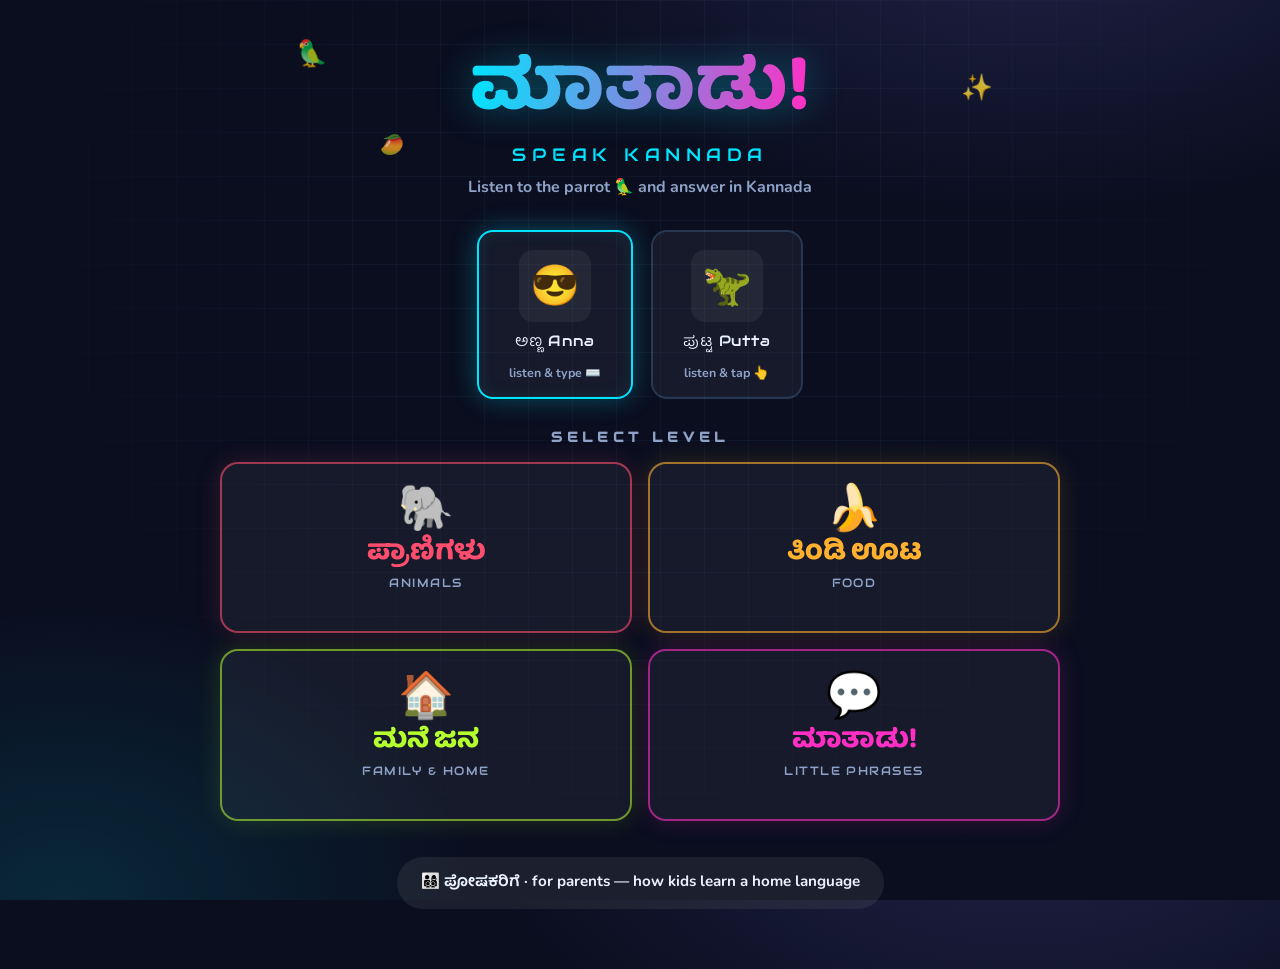
<file: arcade.html>
<!DOCTYPE html>
<html lang="en">
<head>
<meta charset="UTF-8">
<meta name="viewport" content="width=device-width, initial-scale=1, viewport-fit=cover">
<meta name="apple-mobile-web-app-capable" content="yes">
<meta name="apple-mobile-web-app-status-bar-style" content="default">
<meta name="theme-color" content="#0a0e1f">
<title>ಮಾತಾಡು! · NEON ARCADE</title>
<link rel="icon" href="data:image/svg+xml,%3Csvg xmlns='http://www.w3.org/2000/svg' viewBox='0 0 100 100'%3E%3Ccircle cx='50' cy='52' r='44' fill='%2358cc7a'/%3E%3Ccircle cx='38' cy='44' r='13' fill='%23fff'/%3E%3Ccircle cx='41' cy='46' r='6' fill='%232e2a5e'/%3E%3Ccircle cx='62' cy='44' r='13' fill='%23fff'/%3E%3Ccircle cx='59' cy='46' r='6' fill='%232e2a5e'/%3E%3Cpath d='M42 62 C42 57 58 57 58 62 C58 70 52 75 50 75 C48 75 42 70 42 62Z' fill='%23ffa62b'/%3E%3C/svg%3E">
<link rel="preconnect" href="https://fonts.googleapis.com">
<link rel="preconnect" href="https://fonts.gstatic.com" crossorigin>
<link href="https://fonts.googleapis.com/css2?family=Baloo+Tamma+2:wght@500;700;800&family=Nunito:wght@600;700;800&family=Audiowide&display=swap" rel="stylesheet">
<link rel="stylesheet" href="css/theme-arcade.css?v=1">
</head>
<body data-ring-colors="#00e5ff,#ff2ec4,#b6ff2e,#ffb02e,#8a7dff">

<!-- ======================= HOME ======================= -->
<section id="screen-home" class="screen active">
  <div class="wrap">
    <header class="masthead">
      <span class="float-emoji fe1">🦜</span>
      <span class="float-emoji fe2">✨</span>
      <span class="float-emoji fe3">🥭</span>
      <h1 class="kn-title">ಮಾತಾಡು!</h1>
      <div class="en-title">SPEAK KANNADA</div>
      <p class="tagline">Listen to the parrot 🦜 and answer in Kannada</p>
    </header>

    <div class="players" id="players">
      <button class="player" data-player="anna" aria-label="Play as Anna, listen and type">
        <span class="avatar">😎</span>
        <span class="pname">ಅಣ್ಣ Anna</span>
        <span class="pmode">listen &amp; type ⌨️</span>
      </button>
      <button class="player" data-player="putta" aria-label="Play as Putta, listen and tap">
        <span class="avatar">🦖</span>
        <span class="pname">ಪುಟ್ಟ Putta</span>
        <span class="pmode">listen &amp; tap 👆</span>
      </button>
    </div>

    <h2 class="shelf-title">SELECT LEVEL</h2>
    <div class="lessons" id="lessons"></div>

    <footer class="home-foot">
      <a class="parents-link" href="parents.html">👨‍👩‍👦‍👦 ಪೋಷಕರಿಗೆ · for parents — how kids learn a home language</a>
    </footer>
  </div>
</section>

<!-- ======================= LESSON ======================= -->
<section id="screen-lesson" class="screen">
  <div class="wrap">
    <div class="lesson-top">
      <button class="backbtn" id="btn-back" aria-label="Back to shelf">←</button>
      <div class="lesson-name" id="lesson-name"></div>
      <button class="mode-toggle" id="btn-mode" aria-label="Switch answer mode">⌨️</button>
    </div>

    <div class="progress-wrap" aria-hidden="true">
      <div class="progress" id="progress"></div>
      <div class="pcount" id="pcount"></div>
    </div>

    <div class="stage">
      <button class="parrot-btn" id="btn-parrot" aria-label="Play the Kannada word">
        <svg viewBox="0 0 200 200" aria-hidden="true">
          <!-- kawaii parrot, flat candy style -->
          <ellipse cx="100" cy="188" rx="46" ry="8" fill="rgba(46,42,94,.08)"/>
          <!-- head tuft -->
          <ellipse cx="78" cy="30" rx="9" ry="15" fill="#ff6b6b" transform="rotate(-24 78 30)"/>
          <ellipse cx="97" cy="24" rx="9" ry="16" fill="#ffc93c"/>
          <ellipse cx="116" cy="30" rx="9" ry="15" fill="#9b5de5" transform="rotate(24 116 30)"/>
          <!-- tail -->
          <ellipse cx="52" cy="150" rx="14" ry="34" fill="#4cc9f0" transform="rotate(28 52 150)"/>
          <!-- body -->
          <path d="M100 32 C 58 32 42 74 44 116 C 46 156 68 182 100 182 C 132 182 154 156 156 116 C 158 74 142 32 100 32 Z" fill="#58cc7a"/>
          <!-- belly -->
          <ellipse cx="100" cy="134" rx="38" ry="42" fill="#c9f2d0"/>
          <!-- wing -->
          <ellipse cx="60" cy="112" rx="17" ry="30" fill="#3fae62" transform="rotate(12 60 112)"/>
          <!-- eyes: big kawaii -->
          <circle cx="82" cy="76" r="15" fill="#fff"/>
          <circle cx="85" cy="78" r="7.5" fill="#2e2a5e"/>
          <circle cx="88" cy="75" r="2.6" fill="#fff"/>
          <circle cx="126" cy="76" r="15" fill="#fff"/>
          <circle cx="123" cy="78" r="7.5" fill="#2e2a5e"/>
          <circle cx="126" cy="75" r="2.6" fill="#fff"/>
          <!-- blush -->
          <circle cx="68" cy="96" r="6" fill="#ffb0c8" opacity=".8"/>
          <circle cx="140" cy="96" r="6" fill="#ffb0c8" opacity=".8"/>
          <!-- beak -->
          <path d="M92 90 C 92 84 116 84 116 90 C 116 100 108 108 104 108 C 100 108 92 100 92 90 Z" fill="#ffa62b"/>
          <!-- feet -->
          <ellipse cx="86" cy="182" rx="10" ry="5" fill="#ffa62b"/>
          <ellipse cx="114" cy="182" rx="10" ry="5" fill="#ffa62b"/>
        </svg>
      </button>
      <div class="hint-listen" id="listen-hint">tap the parrot to hear it 🔊</div>
      <div class="audio-row">
        <button class="toybtn turq small" id="btn-again">🔊 again</button>
        <button class="toybtn ivory small" id="btn-slow">🐢 slow</button>
        <button class="toybtn yellow small" id="btn-hint">💡 hint</button>
      </div>
    </div>

    <div class="answer-area" id="answer-area">
      <div class="type-row" id="type-row">
        <input class="answer-input" id="answer-input" type="text"
               autocomplete="off" autocorrect="off" autocapitalize="off" spellcheck="false"
               placeholder="type what you hear…" aria-label="Type the Kannada word in English letters">
        <button class="toybtn green" id="btn-check">Check ✓</button>
      </div>
      <div class="choices" id="choices"></div>
      <div class="feedback" id="feedback" role="status"></div>
      <div id="reveal-slot"></div>
    </div>
  </div>
</section>

<!-- ======================= COMPLETE ======================= -->
<section id="screen-complete" class="screen">
  <div class="wrap complete-stage">
    <div class="done-burst">🦜🎉</div>
    <h2 id="done-title">ಭೇಷ್! Bhesh!</h2>
    <div class="done-sub" id="done-sub"></div>
    <div class="done-stars" id="done-stars"></div>
    <div class="complete-actions">
      <button class="toybtn turq" id="btn-replay">🔁 play again</button>
      <button class="toybtn yellow" id="btn-home">🏠 toy shelf</button>
    </div>
  </div>
</section>

<div class="confetti" id="confetti"></div>

<script src="js/lessons.js?v=3"></script>
<script src="js/app.js?v=3"></script>
</body>
</html>
</file>
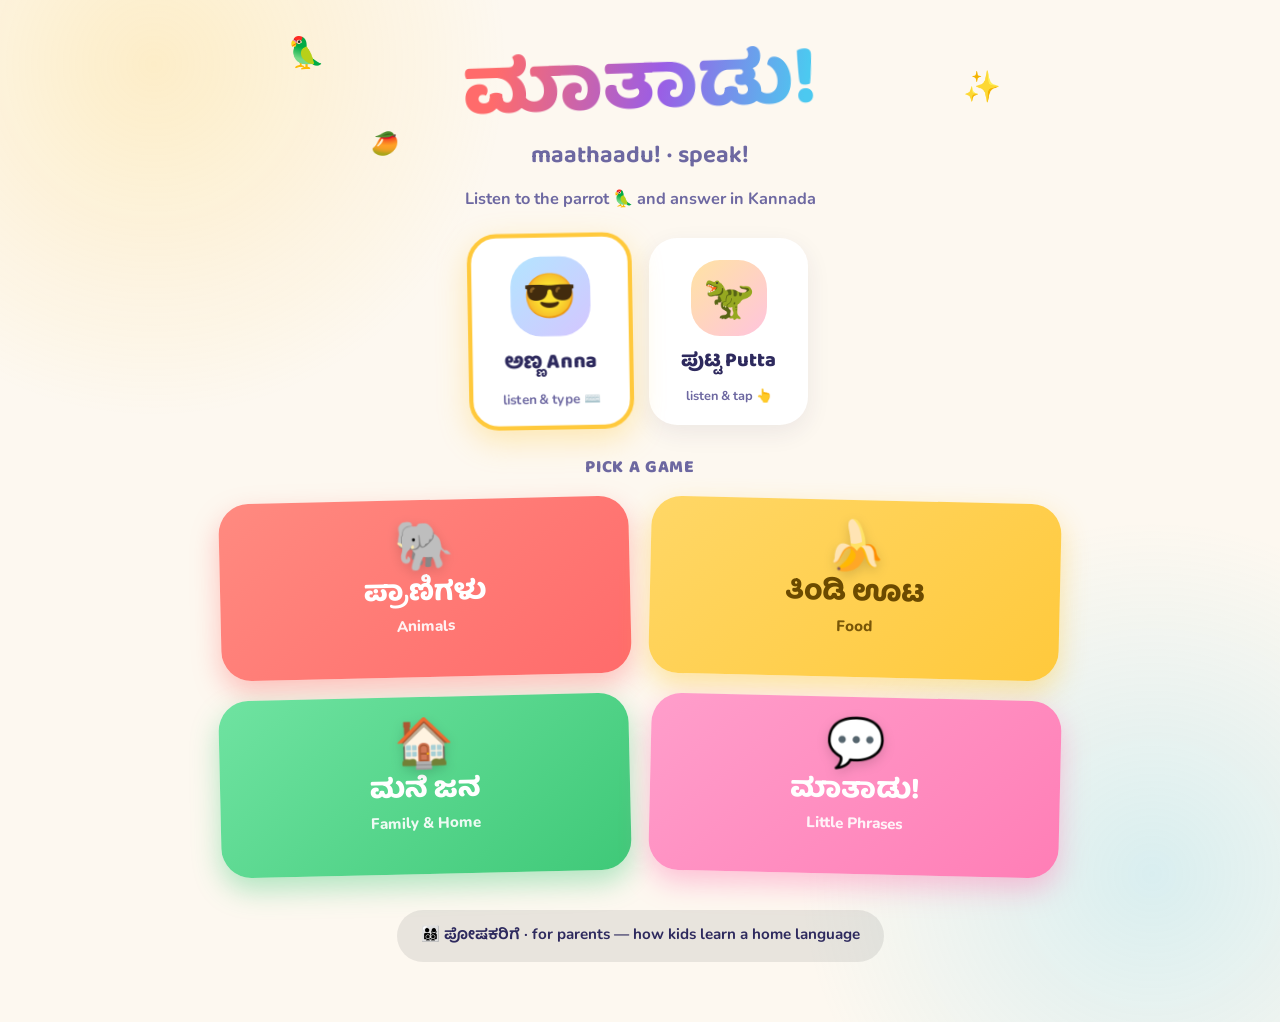
<file: classic.html>
<!DOCTYPE html>
<html lang="en">
<head>
<meta charset="UTF-8">
<meta name="viewport" content="width=device-width, initial-scale=1, viewport-fit=cover">
<meta name="apple-mobile-web-app-capable" content="yes">
<meta name="apple-mobile-web-app-status-bar-style" content="default">
<meta name="theme-color" content="#fdf8f0">
<title>ಮಾತಾಡು! Maathaadu! — speak Kannada</title>
<link rel="icon" href="data:image/svg+xml,%3Csvg xmlns='http://www.w3.org/2000/svg' viewBox='0 0 100 100'%3E%3Ccircle cx='50' cy='52' r='44' fill='%2358cc7a'/%3E%3Ccircle cx='38' cy='44' r='13' fill='%23fff'/%3E%3Ccircle cx='41' cy='46' r='6' fill='%232e2a5e'/%3E%3Ccircle cx='62' cy='44' r='13' fill='%23fff'/%3E%3Ccircle cx='59' cy='46' r='6' fill='%232e2a5e'/%3E%3Cpath d='M42 62 C42 57 58 57 58 62 C58 70 52 75 50 75 C48 75 42 70 42 62Z' fill='%23ffa62b'/%3E%3C/svg%3E">
<link rel="preconnect" href="https://fonts.googleapis.com">
<link rel="preconnect" href="https://fonts.gstatic.com" crossorigin>
<link href="https://fonts.googleapis.com/css2?family=Baloo+Tamma+2:wght@500;700;800&family=Nunito:wght@600;700;800&display=swap" rel="stylesheet">
<link rel="stylesheet" href="css/style.css?v=3">
</head>
<body>

<!-- ======================= HOME ======================= -->
<section id="screen-home" class="screen active">
  <div class="wrap">
    <header class="masthead">
      <span class="float-emoji fe1">🦜</span>
      <span class="float-emoji fe2">✨</span>
      <span class="float-emoji fe3">🥭</span>
      <h1 class="kn-title">ಮಾತಾಡು!</h1>
      <div class="en-title">maathaadu! · speak!</div>
      <p class="tagline">Listen to the parrot 🦜 and answer in Kannada</p>
    </header>

    <div class="players" id="players">
      <button class="player" data-player="anna" aria-label="Play as Anna, listen and type">
        <span class="avatar">😎</span>
        <span class="pname">ಅಣ್ಣ Anna</span>
        <span class="pmode">listen &amp; type ⌨️</span>
      </button>
      <button class="player" data-player="putta" aria-label="Play as Putta, listen and tap">
        <span class="avatar">🦖</span>
        <span class="pname">ಪುಟ್ಟ Putta</span>
        <span class="pmode">listen &amp; tap 👆</span>
      </button>
    </div>

    <h2 class="shelf-title">PICK A GAME</h2>
    <div class="lessons" id="lessons"></div>

    <footer class="home-foot">
      <a class="parents-link" href="parents.html">👨‍👩‍👦‍👦 ಪೋಷಕರಿಗೆ · for parents — how kids learn a home language</a>
    </footer>
  </div>
</section>

<!-- ======================= LESSON ======================= -->
<section id="screen-lesson" class="screen">
  <div class="wrap">
    <div class="lesson-top">
      <button class="backbtn" id="btn-back" aria-label="Back to shelf">←</button>
      <div class="lesson-name" id="lesson-name"></div>
      <button class="mode-toggle" id="btn-mode" aria-label="Switch answer mode">⌨️</button>
    </div>

    <div class="progress-wrap" aria-hidden="true">
      <div class="progress" id="progress"></div>
      <div class="pcount" id="pcount"></div>
    </div>

    <div class="stage">
      <button class="parrot-btn" id="btn-parrot" aria-label="Play the Kannada word">
        <svg viewBox="0 0 200 200" aria-hidden="true">
          <!-- kawaii parrot, flat candy style -->
          <ellipse cx="100" cy="188" rx="46" ry="8" fill="rgba(46,42,94,.08)"/>
          <!-- head tuft -->
          <ellipse cx="78" cy="30" rx="9" ry="15" fill="#ff6b6b" transform="rotate(-24 78 30)"/>
          <ellipse cx="97" cy="24" rx="9" ry="16" fill="#ffc93c"/>
          <ellipse cx="116" cy="30" rx="9" ry="15" fill="#9b5de5" transform="rotate(24 116 30)"/>
          <!-- tail -->
          <ellipse cx="52" cy="150" rx="14" ry="34" fill="#4cc9f0" transform="rotate(28 52 150)"/>
          <!-- body -->
          <path d="M100 32 C 58 32 42 74 44 116 C 46 156 68 182 100 182 C 132 182 154 156 156 116 C 158 74 142 32 100 32 Z" fill="#58cc7a"/>
          <!-- belly -->
          <ellipse cx="100" cy="134" rx="38" ry="42" fill="#c9f2d0"/>
          <!-- wing -->
          <ellipse cx="60" cy="112" rx="17" ry="30" fill="#3fae62" transform="rotate(12 60 112)"/>
          <!-- eyes: big kawaii -->
          <circle cx="82" cy="76" r="15" fill="#fff"/>
          <circle cx="85" cy="78" r="7.5" fill="#2e2a5e"/>
          <circle cx="88" cy="75" r="2.6" fill="#fff"/>
          <circle cx="126" cy="76" r="15" fill="#fff"/>
          <circle cx="123" cy="78" r="7.5" fill="#2e2a5e"/>
          <circle cx="126" cy="75" r="2.6" fill="#fff"/>
          <!-- blush -->
          <circle cx="68" cy="96" r="6" fill="#ffb0c8" opacity=".8"/>
          <circle cx="140" cy="96" r="6" fill="#ffb0c8" opacity=".8"/>
          <!-- beak -->
          <path d="M92 90 C 92 84 116 84 116 90 C 116 100 108 108 104 108 C 100 108 92 100 92 90 Z" fill="#ffa62b"/>
          <!-- feet -->
          <ellipse cx="86" cy="182" rx="10" ry="5" fill="#ffa62b"/>
          <ellipse cx="114" cy="182" rx="10" ry="5" fill="#ffa62b"/>
        </svg>
      </button>
      <div class="hint-listen" id="listen-hint">tap the parrot to hear it 🔊</div>
      <div class="audio-row">
        <button class="toybtn turq small" id="btn-again">🔊 again</button>
        <button class="toybtn ivory small" id="btn-slow">🐢 slow</button>
        <button class="toybtn yellow small" id="btn-hint">💡 hint</button>
      </div>
    </div>

    <div class="answer-area" id="answer-area">
      <div class="type-row" id="type-row">
        <input class="answer-input" id="answer-input" type="text"
               autocomplete="off" autocorrect="off" autocapitalize="off" spellcheck="false"
               placeholder="type what you hear…" aria-label="Type the Kannada word in English letters">
        <button class="toybtn green" id="btn-check">Check ✓</button>
      </div>
      <div class="choices" id="choices"></div>
      <div class="feedback" id="feedback" role="status"></div>
      <div id="reveal-slot"></div>
    </div>
  </div>
</section>

<!-- ======================= COMPLETE ======================= -->
<section id="screen-complete" class="screen">
  <div class="wrap complete-stage">
    <div class="done-burst">🦜🎉</div>
    <h2 id="done-title">ಭೇಷ್! Bhesh!</h2>
    <div class="done-sub" id="done-sub"></div>
    <div class="done-stars" id="done-stars"></div>
    <div class="complete-actions">
      <button class="toybtn turq" id="btn-replay">🔁 play again</button>
      <button class="toybtn yellow" id="btn-home">🏠 toy shelf</button>
    </div>
  </div>
</section>

<div class="confetti" id="confetti"></div>

<script src="js/lessons.js?v=3"></script>
<script src="js/app.js?v=3"></script>
</body>
</html>
</file>
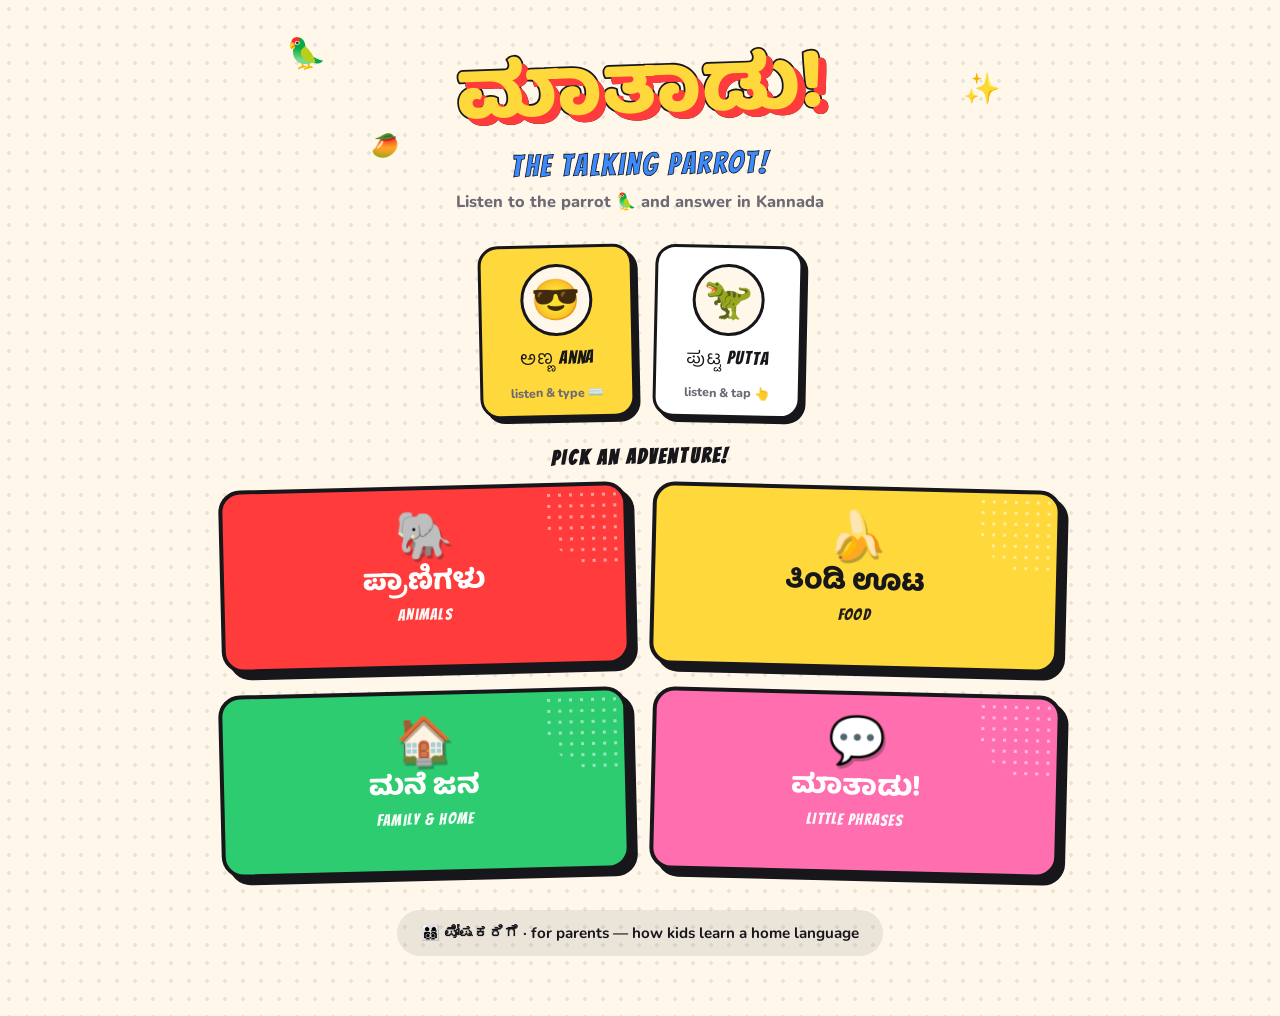
<file: comic.html>
<!DOCTYPE html>
<html lang="en">
<head>
<meta charset="UTF-8">
<meta name="viewport" content="width=device-width, initial-scale=1, viewport-fit=cover">
<meta name="apple-mobile-web-app-capable" content="yes">
<meta name="apple-mobile-web-app-status-bar-style" content="default">
<meta name="theme-color" content="#fff8ea">
<title>ಮಾತಾಡು! · COMIC POP</title>
<link rel="icon" href="data:image/svg+xml,%3Csvg xmlns='http://www.w3.org/2000/svg' viewBox='0 0 100 100'%3E%3Ccircle cx='50' cy='52' r='44' fill='%2358cc7a'/%3E%3Ccircle cx='38' cy='44' r='13' fill='%23fff'/%3E%3Ccircle cx='41' cy='46' r='6' fill='%232e2a5e'/%3E%3Ccircle cx='62' cy='44' r='13' fill='%23fff'/%3E%3Ccircle cx='59' cy='46' r='6' fill='%232e2a5e'/%3E%3Cpath d='M42 62 C42 57 58 57 58 62 C58 70 52 75 50 75 C48 75 42 70 42 62Z' fill='%23ffa62b'/%3E%3C/svg%3E">
<link rel="preconnect" href="https://fonts.googleapis.com">
<link rel="preconnect" href="https://fonts.gstatic.com" crossorigin>
<link href="https://fonts.googleapis.com/css2?family=Baloo+Tamma+2:wght@500;700;800&family=Nunito:wght@600;700;800&family=Bangers&display=swap" rel="stylesheet">
<link rel="stylesheet" href="css/theme-comic.css?v=1">
</head>
<body data-ring-colors="#ff3b3b,#ffd83b,#3b8bff,#2ecc71,#ff6fb0">

<!-- ======================= HOME ======================= -->
<section id="screen-home" class="screen active">
  <div class="wrap">
    <header class="masthead">
      <span class="float-emoji fe1">🦜</span>
      <span class="float-emoji fe2">✨</span>
      <span class="float-emoji fe3">🥭</span>
      <h1 class="kn-title">ಮಾತಾಡು!</h1>
      <div class="en-title">The Talking Parrot!</div>
      <p class="tagline">Listen to the parrot 🦜 and answer in Kannada</p>
    </header>

    <div class="players" id="players">
      <button class="player" data-player="anna" aria-label="Play as Anna, listen and type">
        <span class="avatar">😎</span>
        <span class="pname">ಅಣ್ಣ Anna</span>
        <span class="pmode">listen &amp; type ⌨️</span>
      </button>
      <button class="player" data-player="putta" aria-label="Play as Putta, listen and tap">
        <span class="avatar">🦖</span>
        <span class="pname">ಪುಟ್ಟ Putta</span>
        <span class="pmode">listen &amp; tap 👆</span>
      </button>
    </div>

    <h2 class="shelf-title">PICK AN ADVENTURE!</h2>
    <div class="lessons" id="lessons"></div>

    <footer class="home-foot">
      <a class="parents-link" href="parents.html">👨‍👩‍👦‍👦 ಪೋಷಕರಿಗೆ · for parents — how kids learn a home language</a>
    </footer>
  </div>
</section>

<!-- ======================= LESSON ======================= -->
<section id="screen-lesson" class="screen">
  <div class="wrap">
    <div class="lesson-top">
      <button class="backbtn" id="btn-back" aria-label="Back to shelf">←</button>
      <div class="lesson-name" id="lesson-name"></div>
      <button class="mode-toggle" id="btn-mode" aria-label="Switch answer mode">⌨️</button>
    </div>

    <div class="progress-wrap" aria-hidden="true">
      <div class="progress" id="progress"></div>
      <div class="pcount" id="pcount"></div>
    </div>

    <div class="stage">
      <button class="parrot-btn" id="btn-parrot" aria-label="Play the Kannada word">
        <svg viewBox="0 0 200 200" aria-hidden="true">
          <!-- kawaii parrot, flat candy style -->
          <ellipse cx="100" cy="188" rx="46" ry="8" fill="rgba(46,42,94,.08)"/>
          <!-- head tuft -->
          <ellipse cx="78" cy="30" rx="9" ry="15" fill="#ff6b6b" transform="rotate(-24 78 30)"/>
          <ellipse cx="97" cy="24" rx="9" ry="16" fill="#ffc93c"/>
          <ellipse cx="116" cy="30" rx="9" ry="15" fill="#9b5de5" transform="rotate(24 116 30)"/>
          <!-- tail -->
          <ellipse cx="52" cy="150" rx="14" ry="34" fill="#4cc9f0" transform="rotate(28 52 150)"/>
          <!-- body -->
          <path d="M100 32 C 58 32 42 74 44 116 C 46 156 68 182 100 182 C 132 182 154 156 156 116 C 158 74 142 32 100 32 Z" fill="#58cc7a"/>
          <!-- belly -->
          <ellipse cx="100" cy="134" rx="38" ry="42" fill="#c9f2d0"/>
          <!-- wing -->
          <ellipse cx="60" cy="112" rx="17" ry="30" fill="#3fae62" transform="rotate(12 60 112)"/>
          <!-- eyes: big kawaii -->
          <circle cx="82" cy="76" r="15" fill="#fff"/>
          <circle cx="85" cy="78" r="7.5" fill="#2e2a5e"/>
          <circle cx="88" cy="75" r="2.6" fill="#fff"/>
          <circle cx="126" cy="76" r="15" fill="#fff"/>
          <circle cx="123" cy="78" r="7.5" fill="#2e2a5e"/>
          <circle cx="126" cy="75" r="2.6" fill="#fff"/>
          <!-- blush -->
          <circle cx="68" cy="96" r="6" fill="#ffb0c8" opacity=".8"/>
          <circle cx="140" cy="96" r="6" fill="#ffb0c8" opacity=".8"/>
          <!-- beak -->
          <path d="M92 90 C 92 84 116 84 116 90 C 116 100 108 108 104 108 C 100 108 92 100 92 90 Z" fill="#ffa62b"/>
          <!-- feet -->
          <ellipse cx="86" cy="182" rx="10" ry="5" fill="#ffa62b"/>
          <ellipse cx="114" cy="182" rx="10" ry="5" fill="#ffa62b"/>
        </svg>
      </button>
      <div class="hint-listen" id="listen-hint">tap the parrot to hear it 🔊</div>
      <div class="audio-row">
        <button class="toybtn turq small" id="btn-again">🔊 again</button>
        <button class="toybtn ivory small" id="btn-slow">🐢 slow</button>
        <button class="toybtn yellow small" id="btn-hint">💡 hint</button>
      </div>
    </div>

    <div class="answer-area" id="answer-area">
      <div class="type-row" id="type-row">
        <input class="answer-input" id="answer-input" type="text"
               autocomplete="off" autocorrect="off" autocapitalize="off" spellcheck="false"
               placeholder="type what you hear…" aria-label="Type the Kannada word in English letters">
        <button class="toybtn green" id="btn-check">Check ✓</button>
      </div>
      <div class="choices" id="choices"></div>
      <div class="feedback" id="feedback" role="status"></div>
      <div id="reveal-slot"></div>
    </div>
  </div>
</section>

<!-- ======================= COMPLETE ======================= -->
<section id="screen-complete" class="screen">
  <div class="wrap complete-stage">
    <div class="done-burst">🦜🎉</div>
    <h2 id="done-title">ಭೇಷ್! Bhesh!</h2>
    <div class="done-sub" id="done-sub"></div>
    <div class="done-stars" id="done-stars"></div>
    <div class="complete-actions">
      <button class="toybtn turq" id="btn-replay">🔁 play again</button>
      <button class="toybtn yellow" id="btn-home">🏠 toy shelf</button>
    </div>
  </div>
</section>

<div class="confetti" id="confetti"></div>

<script src="js/lessons.js?v=3"></script>
<script src="js/app.js?v=3"></script>
</body>
</html>
</file>
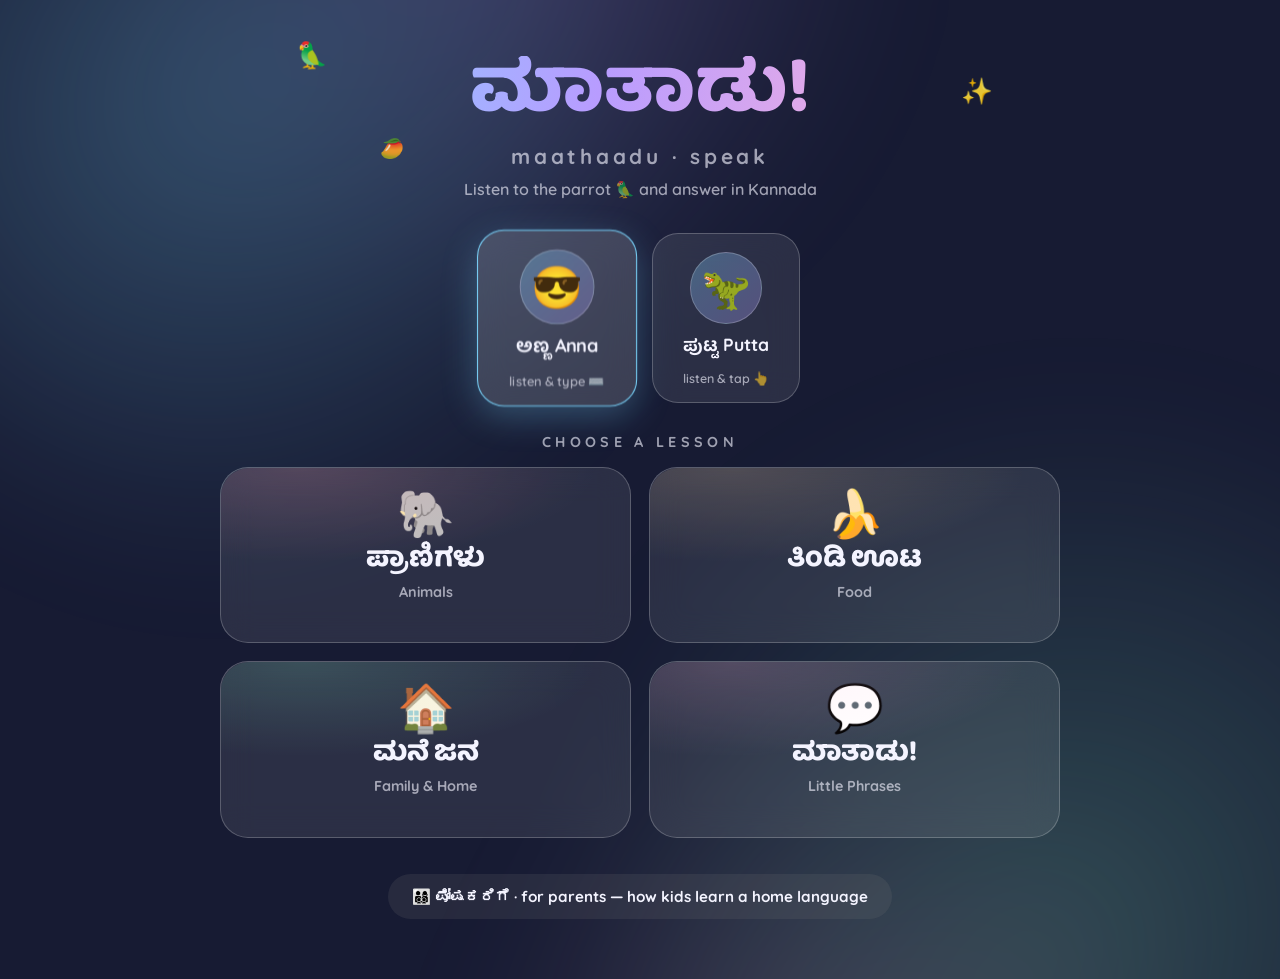
<file: glass.html>
<!DOCTYPE html>
<html lang="en">
<head>
<meta charset="UTF-8">
<meta name="viewport" content="width=device-width, initial-scale=1, viewport-fit=cover">
<meta name="apple-mobile-web-app-capable" content="yes">
<meta name="apple-mobile-web-app-status-bar-style" content="default">
<meta name="theme-color" content="#171b33">
<title>ಮಾತಾಡು! · aurora glass</title>
<link rel="icon" href="data:image/svg+xml,%3Csvg xmlns='http://www.w3.org/2000/svg' viewBox='0 0 100 100'%3E%3Ccircle cx='50' cy='52' r='44' fill='%2358cc7a'/%3E%3Ccircle cx='38' cy='44' r='13' fill='%23fff'/%3E%3Ccircle cx='41' cy='46' r='6' fill='%232e2a5e'/%3E%3Ccircle cx='62' cy='44' r='13' fill='%23fff'/%3E%3Ccircle cx='59' cy='46' r='6' fill='%232e2a5e'/%3E%3Cpath d='M42 62 C42 57 58 57 58 62 C58 70 52 75 50 75 C48 75 42 70 42 62Z' fill='%23ffa62b'/%3E%3C/svg%3E">
<link rel="preconnect" href="https://fonts.googleapis.com">
<link rel="preconnect" href="https://fonts.gstatic.com" crossorigin>
<link href="https://fonts.googleapis.com/css2?family=Baloo+Tamma+2:wght@500;700;800&family=Nunito:wght@600;700;800&family=Quicksand:wght@500;600;700&display=swap" rel="stylesheet">
<link rel="stylesheet" href="css/theme-glass.css?v=1">
</head>
<body data-ring-colors="#7dd8ff,#b89cff,#ffb3d9,#8affc9,#ffd9a0">

<!-- ======================= HOME ======================= -->
<section id="screen-home" class="screen active">
  <div class="wrap">
    <header class="masthead">
      <span class="float-emoji fe1">🦜</span>
      <span class="float-emoji fe2">✨</span>
      <span class="float-emoji fe3">🥭</span>
      <h1 class="kn-title">ಮಾತಾಡು!</h1>
      <div class="en-title">maathaadu · speak</div>
      <p class="tagline">Listen to the parrot 🦜 and answer in Kannada</p>
    </header>

    <div class="players" id="players">
      <button class="player" data-player="anna" aria-label="Play as Anna, listen and type">
        <span class="avatar">😎</span>
        <span class="pname">ಅಣ್ಣ Anna</span>
        <span class="pmode">listen &amp; type ⌨️</span>
      </button>
      <button class="player" data-player="putta" aria-label="Play as Putta, listen and tap">
        <span class="avatar">🦖</span>
        <span class="pname">ಪುಟ್ಟ Putta</span>
        <span class="pmode">listen &amp; tap 👆</span>
      </button>
    </div>

    <h2 class="shelf-title">CHOOSE A LESSON</h2>
    <div class="lessons" id="lessons"></div>

    <footer class="home-foot">
      <a class="parents-link" href="parents.html">👨‍👩‍👦‍👦 ಪೋಷಕರಿಗೆ · for parents — how kids learn a home language</a>
    </footer>
  </div>
</section>

<!-- ======================= LESSON ======================= -->
<section id="screen-lesson" class="screen">
  <div class="wrap">
    <div class="lesson-top">
      <button class="backbtn" id="btn-back" aria-label="Back to shelf">←</button>
      <div class="lesson-name" id="lesson-name"></div>
      <button class="mode-toggle" id="btn-mode" aria-label="Switch answer mode">⌨️</button>
    </div>

    <div class="progress-wrap" aria-hidden="true">
      <div class="progress" id="progress"></div>
      <div class="pcount" id="pcount"></div>
    </div>

    <div class="stage">
      <button class="parrot-btn" id="btn-parrot" aria-label="Play the Kannada word">
        <svg viewBox="0 0 200 200" aria-hidden="true">
          <!-- kawaii parrot, flat candy style -->
          <ellipse cx="100" cy="188" rx="46" ry="8" fill="rgba(46,42,94,.08)"/>
          <!-- head tuft -->
          <ellipse cx="78" cy="30" rx="9" ry="15" fill="#ff6b6b" transform="rotate(-24 78 30)"/>
          <ellipse cx="97" cy="24" rx="9" ry="16" fill="#ffc93c"/>
          <ellipse cx="116" cy="30" rx="9" ry="15" fill="#9b5de5" transform="rotate(24 116 30)"/>
          <!-- tail -->
          <ellipse cx="52" cy="150" rx="14" ry="34" fill="#4cc9f0" transform="rotate(28 52 150)"/>
          <!-- body -->
          <path d="M100 32 C 58 32 42 74 44 116 C 46 156 68 182 100 182 C 132 182 154 156 156 116 C 158 74 142 32 100 32 Z" fill="#58cc7a"/>
          <!-- belly -->
          <ellipse cx="100" cy="134" rx="38" ry="42" fill="#c9f2d0"/>
          <!-- wing -->
          <ellipse cx="60" cy="112" rx="17" ry="30" fill="#3fae62" transform="rotate(12 60 112)"/>
          <!-- eyes: big kawaii -->
          <circle cx="82" cy="76" r="15" fill="#fff"/>
          <circle cx="85" cy="78" r="7.5" fill="#2e2a5e"/>
          <circle cx="88" cy="75" r="2.6" fill="#fff"/>
          <circle cx="126" cy="76" r="15" fill="#fff"/>
          <circle cx="123" cy="78" r="7.5" fill="#2e2a5e"/>
          <circle cx="126" cy="75" r="2.6" fill="#fff"/>
          <!-- blush -->
          <circle cx="68" cy="96" r="6" fill="#ffb0c8" opacity=".8"/>
          <circle cx="140" cy="96" r="6" fill="#ffb0c8" opacity=".8"/>
          <!-- beak -->
          <path d="M92 90 C 92 84 116 84 116 90 C 116 100 108 108 104 108 C 100 108 92 100 92 90 Z" fill="#ffa62b"/>
          <!-- feet -->
          <ellipse cx="86" cy="182" rx="10" ry="5" fill="#ffa62b"/>
          <ellipse cx="114" cy="182" rx="10" ry="5" fill="#ffa62b"/>
        </svg>
      </button>
      <div class="hint-listen" id="listen-hint">tap the parrot to hear it 🔊</div>
      <div class="audio-row">
        <button class="toybtn turq small" id="btn-again">🔊 again</button>
        <button class="toybtn ivory small" id="btn-slow">🐢 slow</button>
        <button class="toybtn yellow small" id="btn-hint">💡 hint</button>
      </div>
    </div>

    <div class="answer-area" id="answer-area">
      <div class="type-row" id="type-row">
        <input class="answer-input" id="answer-input" type="text"
               autocomplete="off" autocorrect="off" autocapitalize="off" spellcheck="false"
               placeholder="type what you hear…" aria-label="Type the Kannada word in English letters">
        <button class="toybtn green" id="btn-check">Check ✓</button>
      </div>
      <div class="choices" id="choices"></div>
      <div class="feedback" id="feedback" role="status"></div>
      <div id="reveal-slot"></div>
    </div>
  </div>
</section>

<!-- ======================= COMPLETE ======================= -->
<section id="screen-complete" class="screen">
  <div class="wrap complete-stage">
    <div class="done-burst">🦜🎉</div>
    <h2 id="done-title">ಭೇಷ್! Bhesh!</h2>
    <div class="done-sub" id="done-sub"></div>
    <div class="done-stars" id="done-stars"></div>
    <div class="complete-actions">
      <button class="toybtn turq" id="btn-replay">🔁 play again</button>
      <button class="toybtn yellow" id="btn-home">🏠 toy shelf</button>
    </div>
  </div>
</section>

<div class="confetti" id="confetti"></div>

<script src="js/lessons.js?v=3"></script>
<script src="js/app.js?v=3"></script>
</body>
</html>
</file>
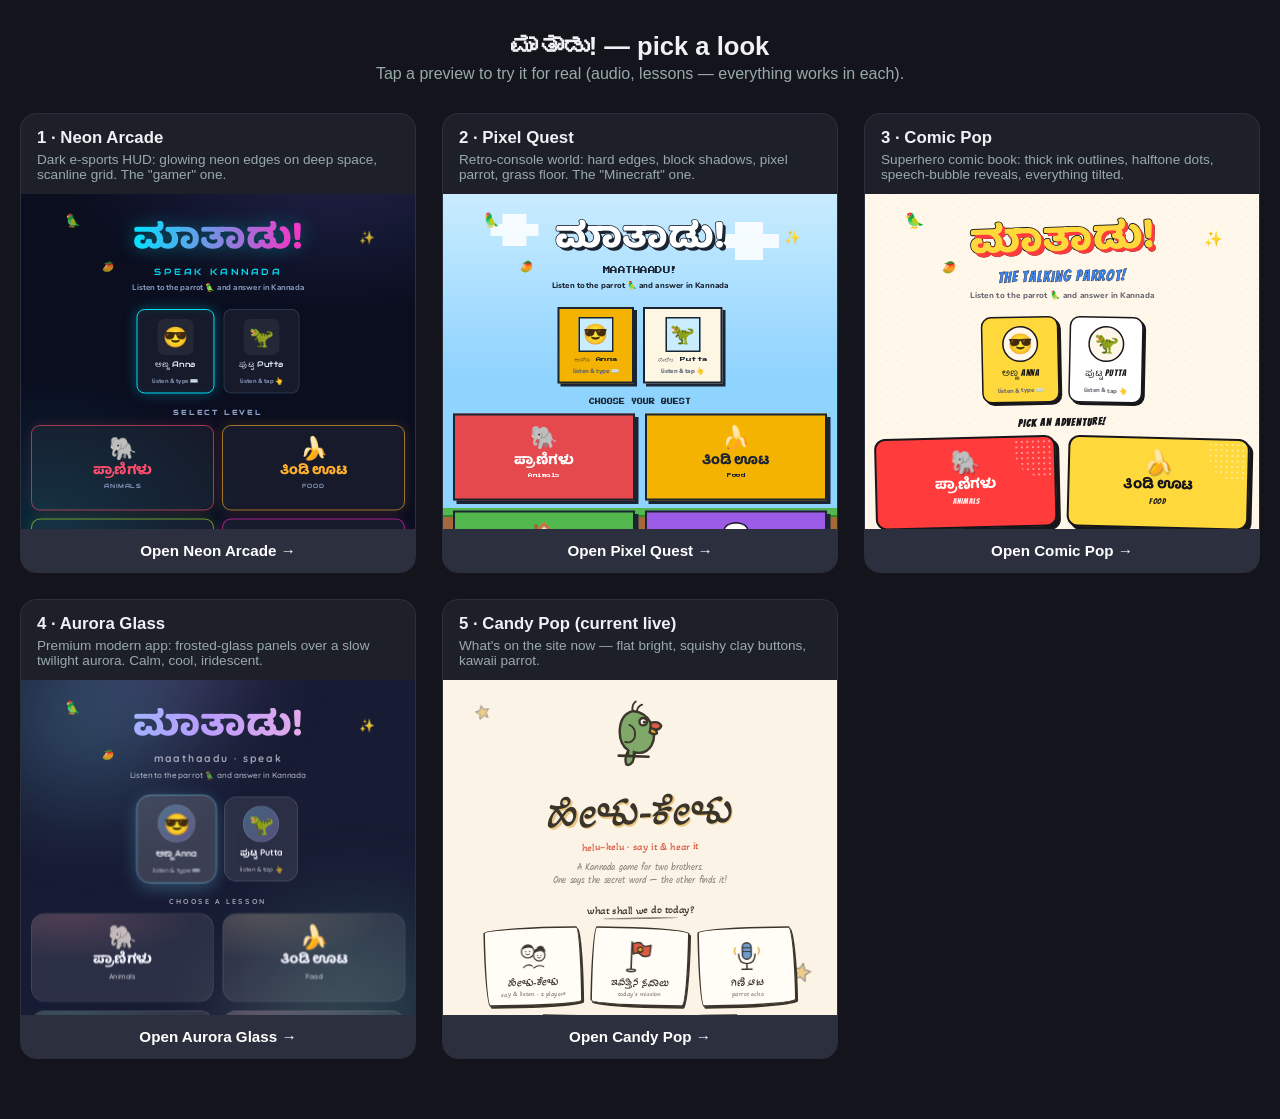
<file: options.html>
<!DOCTYPE html>
<html lang="en">
<head>
<meta charset="UTF-8">
<meta name="viewport" content="width=device-width, initial-scale=1">
<title>Maathaadu! — design options</title>
<style>
  * { margin: 0; padding: 0; box-sizing: border-box; }
  body { font-family: -apple-system, "Segoe UI", sans-serif; background: #14151c; color: #f0f0f5; padding: 32px 20px 60px; }
  h1 { text-align: center; font-size: 1.6rem; margin-bottom: 4px; }
  p.sub { text-align: center; color: #9aa; margin-bottom: 30px; }
  .grid { display: grid; grid-template-columns: repeat(auto-fit, minmax(340px, 1fr)); gap: 26px; max-width: 1400px; margin: 0 auto; }
  .opt { background: #1e2029; border-radius: 16px; overflow: hidden; border: 1px solid #2c2f3d; }
  .opt h2 { font-size: 1.05rem; padding: 14px 16px 4px; }
  .opt p { font-size: .85rem; color: #9aa; padding: 0 16px 12px; min-height: 3em; }
  .frame { position: relative; width: 100%; aspect-ratio: 4/3.4; overflow: hidden; background: #000; }
  .frame iframe {
    width: 200%; height: 200%;
    transform: scale(.5); transform-origin: 0 0;
    border: 0; pointer-events: none;
  }
  .frame a { position: absolute; inset: 0; }
  .opt .open { display: block; text-align: center; padding: 13px; background: #2c2f3d; color: #fff; text-decoration: none; font-weight: 600; font-size: .95rem; }
  .opt .open:hover { background: #3a3e52; }
</style>
</head>
<body>
  <h1>ಮಾತಾಡು! — pick a look</h1>
  <p class="sub">Tap a preview to try it for real (audio, lessons — everything works in each).</p>
  <div class="grid">
    <div class="opt">
      <h2>1 · Neon Arcade</h2>
      <p>Dark e-sports HUD: glowing neon edges on deep space, scanline grid. The "gamer" one.</p>
      <div class="frame"><iframe src="arcade.html" loading="lazy" tabindex="-1"></iframe><a href="arcade.html" aria-label="Open Neon Arcade"></a></div>
      <a class="open" href="arcade.html">Open Neon Arcade →</a>
    </div>
    <div class="opt">
      <h2>2 · Pixel Quest</h2>
      <p>Retro-console world: hard edges, block shadows, pixel parrot, grass floor. The "Minecraft" one.</p>
      <div class="frame"><iframe src="pixel.html" loading="lazy" tabindex="-1"></iframe><a href="pixel.html" aria-label="Open Pixel Quest"></a></div>
      <a class="open" href="pixel.html">Open Pixel Quest →</a>
    </div>
    <div class="opt">
      <h2>3 · Comic Pop</h2>
      <p>Superhero comic book: thick ink outlines, halftone dots, speech-bubble reveals, everything tilted.</p>
      <div class="frame"><iframe src="comic.html" loading="lazy" tabindex="-1"></iframe><a href="comic.html" aria-label="Open Comic Pop"></a></div>
      <a class="open" href="comic.html">Open Comic Pop →</a>
    </div>
    <div class="opt">
      <h2>4 · Aurora Glass</h2>
      <p>Premium modern app: frosted-glass panels over a slow twilight aurora. Calm, cool, iridescent.</p>
      <div class="frame"><iframe src="glass.html" loading="lazy" tabindex="-1"></iframe><a href="glass.html" aria-label="Open Aurora Glass"></a></div>
      <a class="open" href="glass.html">Open Aurora Glass →</a>
    </div>
    <div class="opt">
      <h2>5 · Candy Pop (current live)</h2>
      <p>What's on the site now — flat bright, squishy clay buttons, kawaii parrot.</p>
      <div class="frame"><iframe src="index.html" loading="lazy" tabindex="-1"></iframe><a href="index.html" aria-label="Open Candy Pop"></a></div>
      <a class="open" href="index.html">Open Candy Pop →</a>
    </div>
  </div>
</body>
</html>
</file>
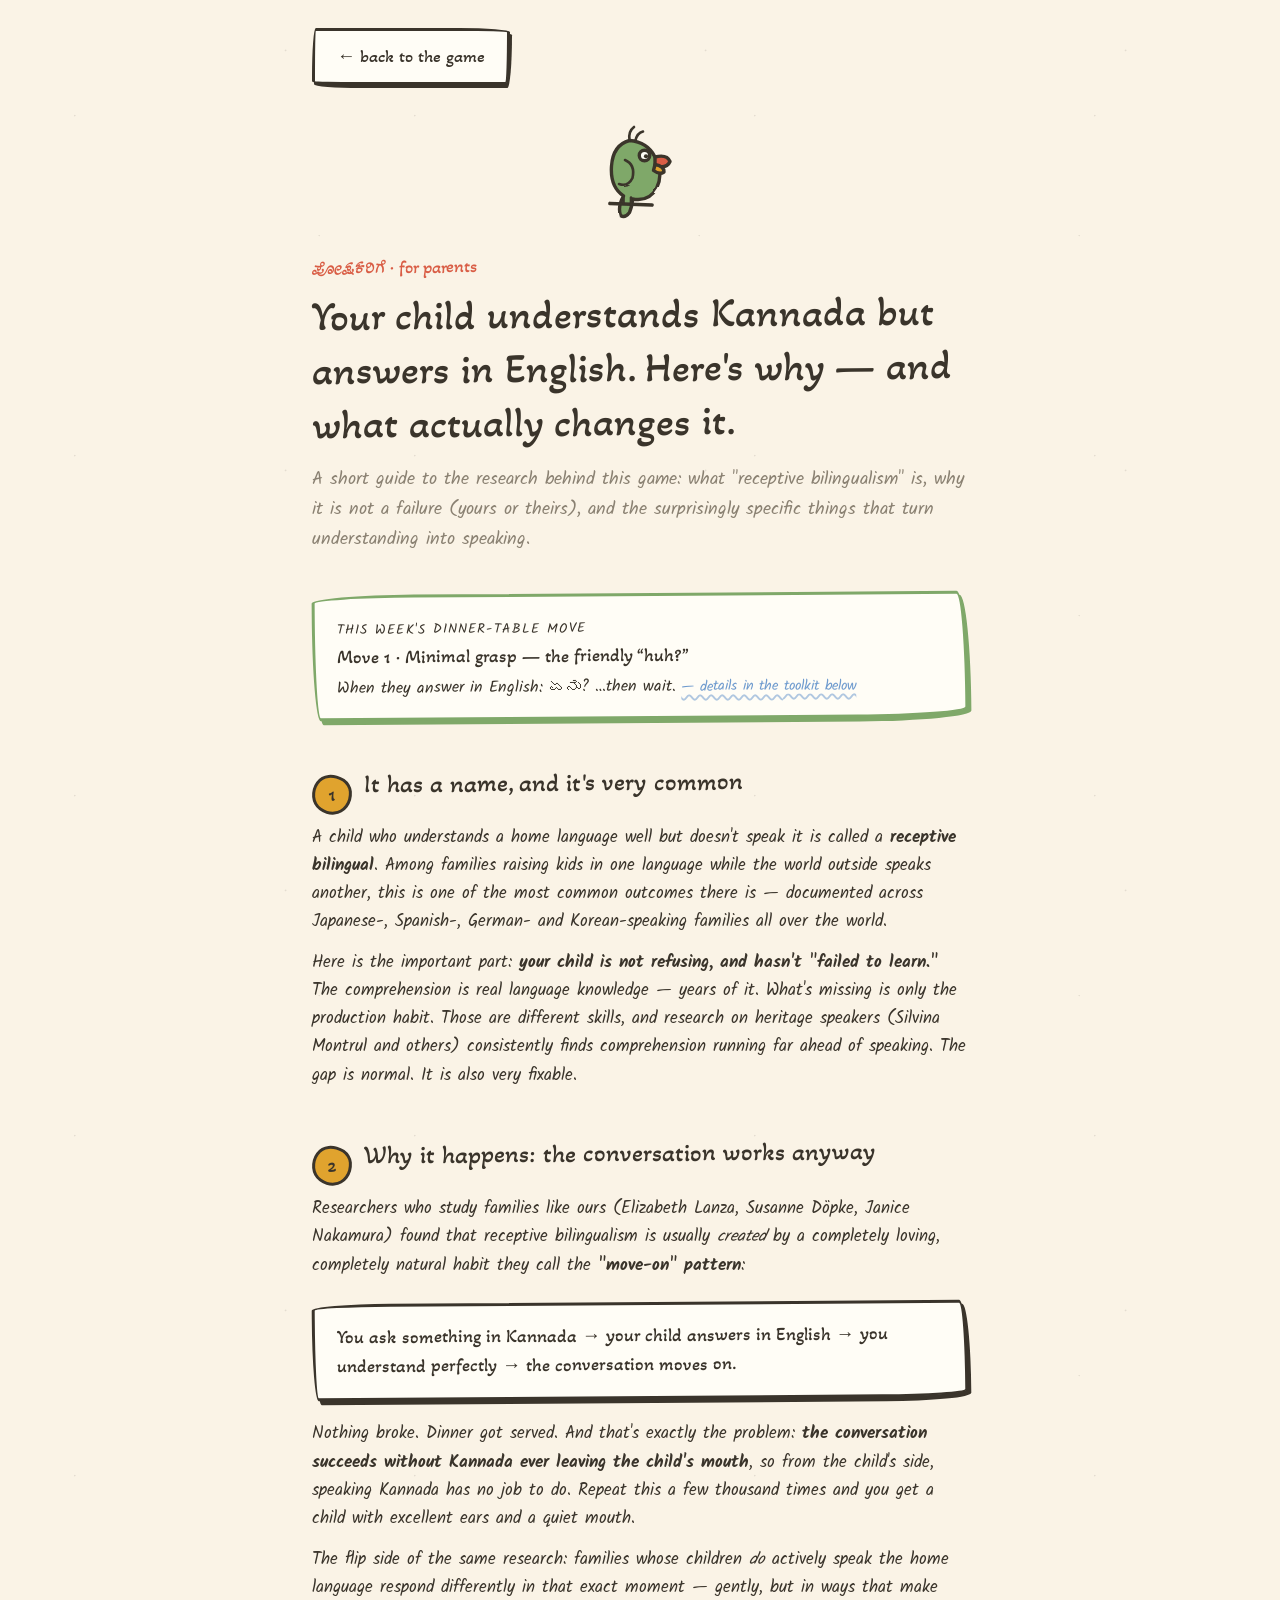
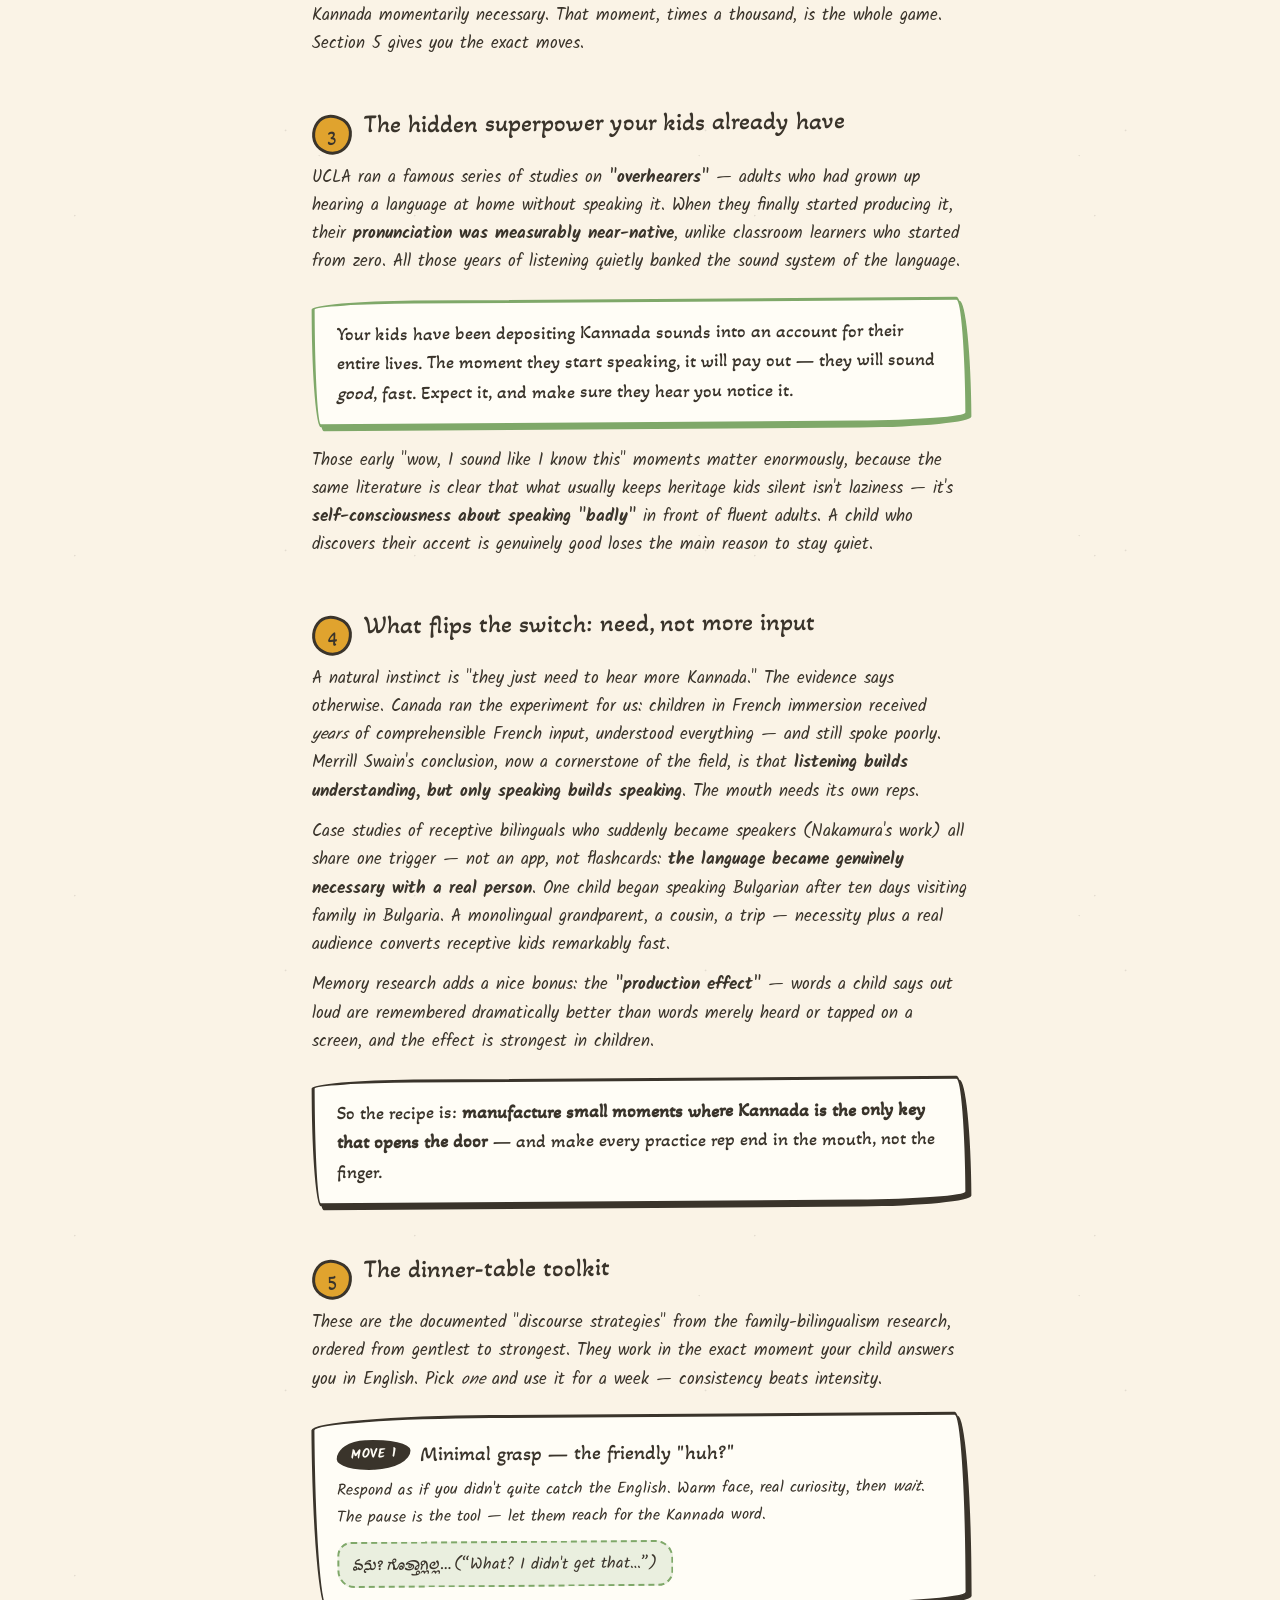
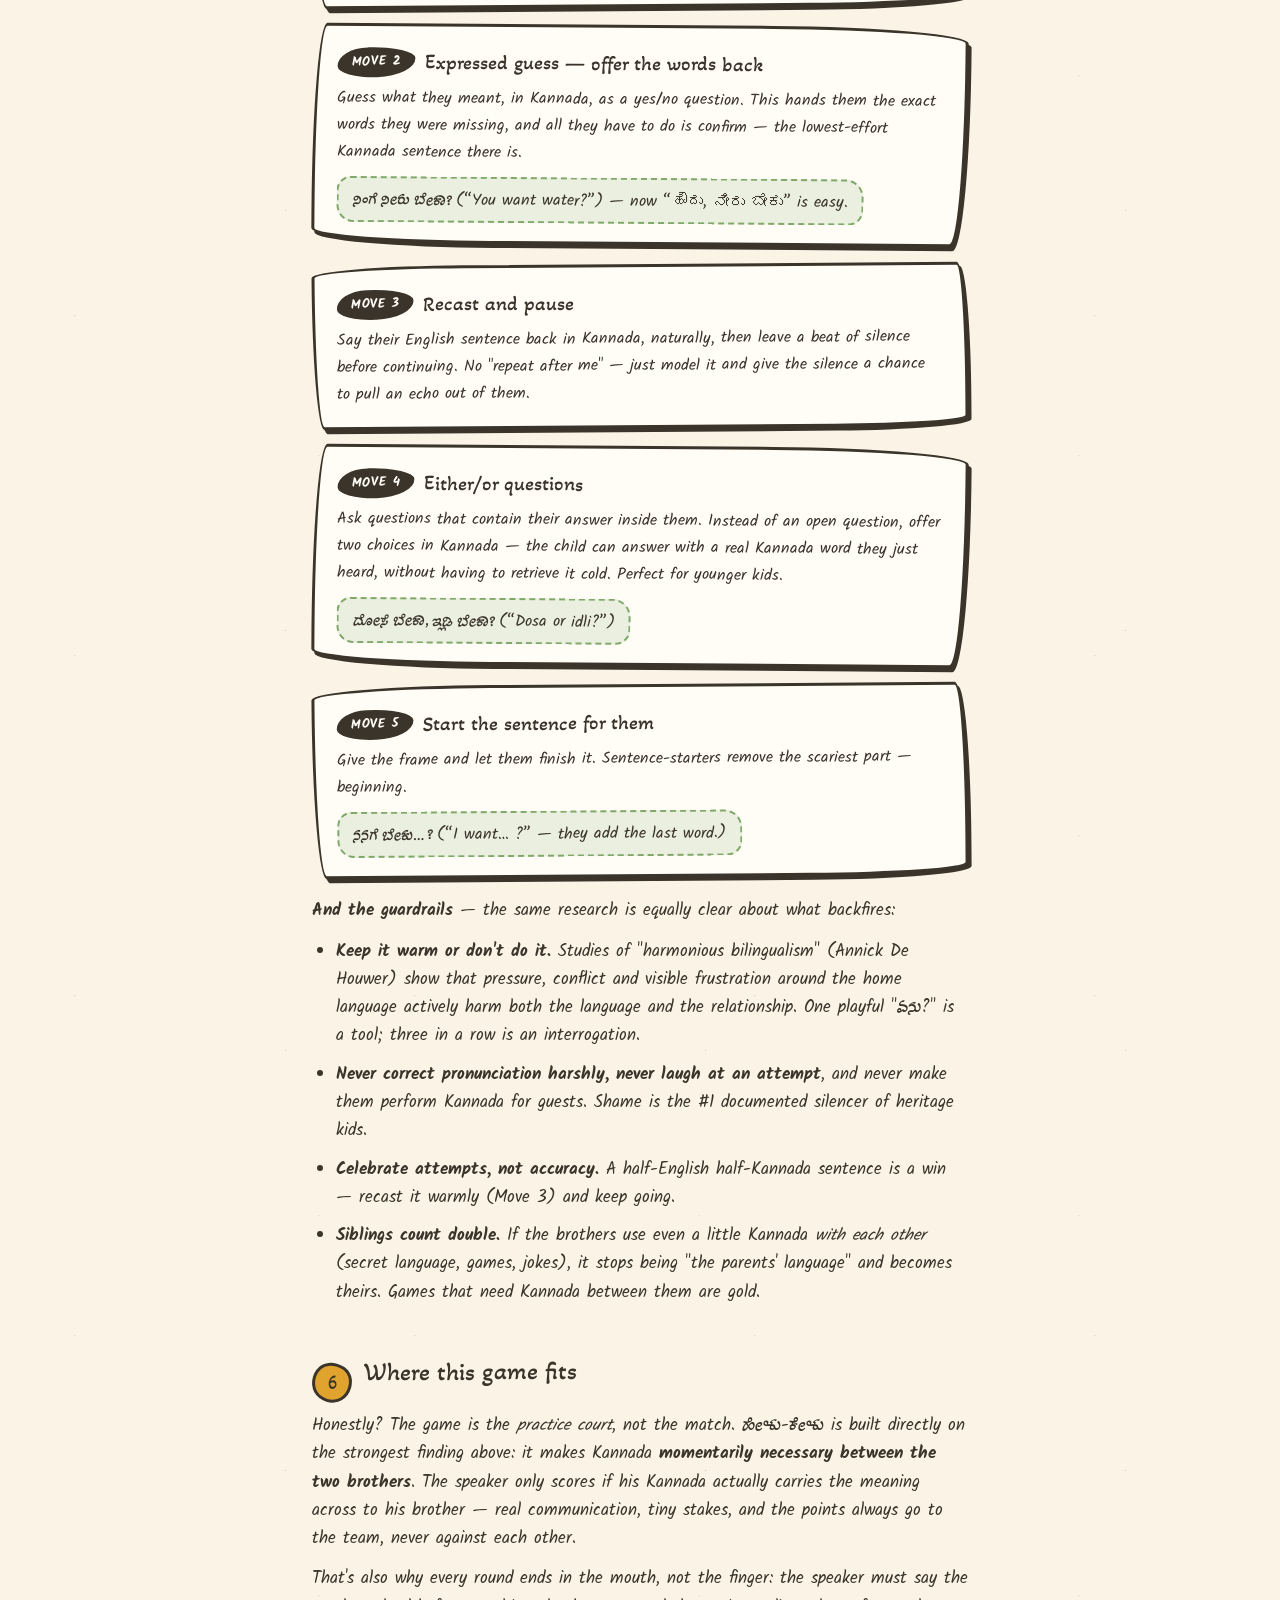
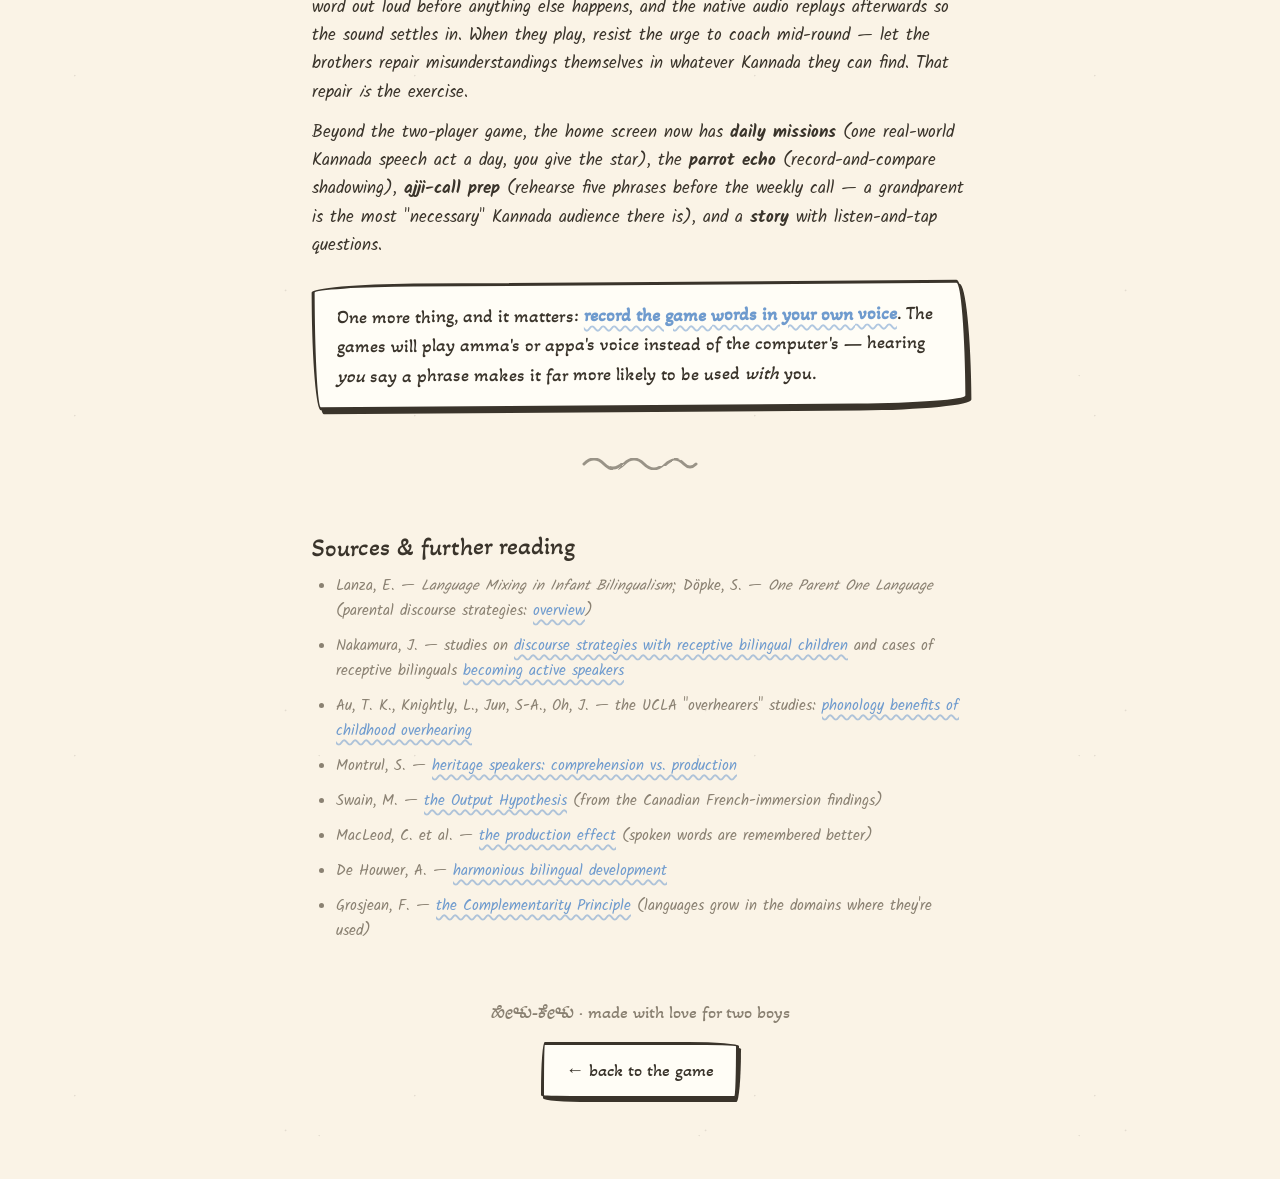
<file: parents.html>
<!DOCTYPE html>
<html lang="en">
<head>
<meta charset="UTF-8">
<meta name="viewport" content="width=device-width, initial-scale=1, viewport-fit=cover">
<meta name="theme-color" content="#faf3e6">
<title>ಪೋಷಕರಿಗೆ · For Parents — how kids learn a home language</title>
<link rel="icon" href="data:image/svg+xml,%3Csvg xmlns='http://www.w3.org/2000/svg' viewBox='0 0 100 100'%3E%3Crect width='100' height='100' rx='20' fill='%23faf3e6'/%3E%3Cpath d='M28 62 Q24 34 50 32 Q78 30 74 56 Q72 76 50 76 Q46 76 42 74 L30 84 Z' fill='none' stroke='%233a342b' stroke-width='6' stroke-linejoin='round'/%3E%3C/svg%3E">
<link rel="preconnect" href="https://fonts.googleapis.com">
<link rel="preconnect" href="https://fonts.gstatic.com" crossorigin>
<link href="https://fonts.googleapis.com/css2?family=Akaya+Kanadaka&family=Kalam:wght@400;700&display=swap" rel="stylesheet">
<style>
  :root {
    --paper:   #faf3e6;
    --card:    #fffdf6;
    --ink:     #3a342b;
    --ink-soft:#8a8172;
    --tomato:  #d95d45;
    --mustard: #e0a32e;
    --sage:    #7fa869;
    --blue:    #6f9bce;

    --hand: "Akaya Kanadaka", "Kalam", cursive;
    --body: "Kalam", "Akaya Kanadaka", cursive;

    --wob-a: 255px 18px 225px 20px / 20px 225px 18px 255px;
    --wob-b: 18px 240px 22px 220px / 230px 20px 250px 18px;
    --wob-c: 220px 24px 240px 18px / 18px 250px 22px 230px;
  }
  * { margin: 0; padding: 0; box-sizing: border-box; }
  body {
    font-family: var(--body);
    color: var(--ink);
    line-height: 1.7;
    font-size: 1.04rem;
    background:
      radial-gradient(1.2px 1.2px at 22% 34%, rgba(58,52,43,.16), transparent 100%),
      radial-gradient(1.4px 1.4px at 68% 12%, rgba(58,52,43,.13), transparent 100%),
      radial-gradient(1.1px 1.1px at 84% 62%, rgba(58,52,43,.15), transparent 100%),
      var(--paper);
    background-size: 340px 340px, 420px 420px, 380px 380px, auto;
    -webkit-text-size-adjust: 100%;
  }
  .wrap { max-width: 700px; margin: 0 auto; padding: 28px 22px 80px; }

  .back {
    display: inline-flex;
    align-items: center;
    gap: 8px;
    text-decoration: none;
    color: var(--ink);
    font-family: var(--hand);
    font-size: 1.15rem;
    padding: 10px 22px;
    background: var(--card);
    border: 3px solid var(--ink);
    border-radius: var(--wob-b);
    box-shadow: 2px 3px 0 var(--ink);
    margin-bottom: 30px;
  }
  .back:active { transform: translate(2px,3px); box-shadow: 0 0 0 var(--ink); }

  header.hero { margin-bottom: 38px; }
  .hero .mascot { text-align: center; margin-bottom: 6px; }
  .hero .mascot svg { width: 120px; height: 120px; }
  .eyebrow {
    font-family: var(--hand);
    font-size: 1.15rem;
    color: var(--tomato);
    transform: rotate(-.6deg);
    display: inline-block;
  }
  h1 {
    font-family: var(--hand);
    font-size: clamp(1.9rem, 6.4vw, 2.6rem);
    font-weight: 400;
    line-height: 1.3;
    margin-top: 4px;
    transform: rotate(-.5deg);
  }
  .hero p.lede { margin-top: 16px; font-size: 1.1rem; color: var(--ink-soft); }

  h2 {
    font-family: var(--hand);
    font-size: 1.6rem;
    font-weight: 400;
    margin: 46px 0 12px;
    line-height: 1.3;
    transform: rotate(-.5deg);
  }
  h2 .n {
    display: inline-grid;
    place-items: center;
    width: 40px; height: 40px;
    background: var(--mustard);
    border: 3px solid var(--ink);
    border-radius: 45% 55% 48% 52% / 52% 46% 54% 48%;
    font-size: 1.25rem;
    margin-right: 12px;
    vertical-align: -8px;
    transform: rotate(-4deg);
  }
  p + p { margin-top: 12px; }

  .pull {
    margin: 22px 0;
    padding: 16px 22px;
    background: var(--card);
    border: 3px solid var(--ink);
    border-radius: var(--wob-c);
    box-shadow: 3px 4px 0 var(--ink);
    font-family: var(--hand);
    font-size: 1.18rem;
    line-height: 1.55;
    transform: rotate(-.4deg);
  }
  .pull.warm { border-color: var(--tomato); box-shadow: 3px 4px 0 var(--tomato); }
  .pull.go   { border-color: var(--sage);   box-shadow: 3px 4px 0 var(--sage); }

  .kn { font-family: var(--hand); }

  .cards { display: grid; gap: 18px; margin: 20px 0 8px; }
  .card {
    background: var(--card);
    border: 3px solid var(--ink);
    border-radius: var(--wob-a);
    box-shadow: 3px 4px 0 var(--ink);
    padding: 18px 22px;
  }
  .card:nth-child(even) { border-radius: var(--wob-b); transform: rotate(.4deg); }
  .card:nth-child(odd) { transform: rotate(-.4deg); }
  .card h3 {
    font-family: var(--hand);
    font-size: 1.3rem;
    font-weight: 400;
    margin-bottom: 6px;
  }
  .card h3 .tag {
    display: inline-block;
    font-size: .82rem;
    font-family: var(--body);
    font-weight: 700;
    letter-spacing: .06em;
    text-transform: uppercase;
    color: var(--card);
    background: var(--ink);
    border-radius: 40% 60% 50% 50% / 60% 40% 60% 40%;
    padding: 4px 14px;
    margin-right: 10px;
    transform: rotate(-2deg);
    vertical-align: 3px;
  }
  .card p { font-size: .99rem; }
  .card .say {
    display: inline-block;
    background: rgba(127,168,105,.16);
    border: 2px dashed var(--sage);
    border-radius: 14px 18px 15px 17px;
    padding: 7px 14px;
    margin-top: 10px;
    font-size: 1rem;
  }

  ul.plain { margin: 12px 0 0 24px; }
  ul.plain li { margin-bottom: 10px; }

  .divider { text-align: center; margin: 44px 0; }
  .divider svg { width: 120px; height: 20px; opacity: .5; }

  .sources { margin-top: 14px; font-size: .92rem; color: var(--ink-soft); }
  .sources li { margin-bottom: 8px; }
  a { color: var(--blue); text-decoration: underline wavy rgba(111,155,206,.55) 1.5px; text-underline-offset: 4px; }

  footer.foot { margin-top: 54px; text-align: center; color: var(--ink-soft); font-family: var(--hand); font-size: 1.1rem; }
  footer .back { margin: 14px 0 0; }

  @media (prefers-reduced-motion: reduce) {
    * { transition: none !important; animation: none !important; }
  }
</style>
</head>
<body>
<svg width="0" height="0" style="position:absolute" aria-hidden="true">
  <defs>
    <filter id="rough" x="-10%" y="-10%" width="120%" height="120%">
      <feTurbulence type="fractalNoise" baseFrequency="0.045" numOctaves="2" seed="7" result="n"/>
      <feDisplacementMap in="SourceGraphic" in2="n" scale="2.6"/>
    </filter>
  </defs>
  <symbol id="art-parrot" viewBox="0 0 160 160">
    <g filter="url(#rough)" stroke="#3a342b" stroke-width="4.5" stroke-linecap="round" stroke-linejoin="round">
      <path d="M66 34 Q44 40 42 68 Q40 96 58 108 Q50 122 54 134 Q60 138 66 130 Q70 120 70 112 Q92 116 102 98 Q112 78 100 56 Q90 36 66 34 Z" fill="#7fa869"/>
      <path d="M100 56 Q116 52 120 62 Q116 72 100 68 Z" fill="#d95d45"/>
      <path d="M100 66 Q112 68 112 76 Q106 80 98 74 Z" fill="#e0a32e"/>
      <circle cx="86" cy="54" r="7" fill="#fffdf6"/>
      <circle cx="88" cy="55" r="2.8" fill="#3a342b" stroke="none"/>
      <path d="M60 60 Q74 66 70 84 Q64 96 52 92" fill="none" stroke-width="3.5"/>
      <path d="M66 34 Q64 22 72 16 M74 34 Q76 24 84 22" fill="none" stroke-width="3.5"/>
      <path d="M40 118 L96 120" fill="none" stroke-width="5"/>
      <path d="M58 108 L58 118 M68 110 L68 119" fill="none" stroke-width="3.5"/>
    </g>
  </symbol>
  <symbol id="ic-squiggle" viewBox="0 0 120 20">
    <path d="M4 12 Q14 2 24 12 Q34 22 44 12 Q54 2 64 12 Q74 22 84 12 Q94 2 104 12 Q110 18 116 12"
      fill="none" stroke="#3a342b" stroke-width="3" stroke-linecap="round" filter="url(#rough)"/>
  </symbol>
</svg>

<div class="wrap">

  <a class="back" href="index.html">← back to the game</a>

  <header class="hero">
    <div class="mascot"><svg><use href="#art-parrot"/></svg></div>
    <span class="eyebrow">ಪೋಷಕರಿಗೆ · for parents</span>
    <h1>Your child understands Kannada but answers in English. Here's why — and what actually changes it.</h1>
    <p class="lede">A short guide to the research behind this game: what "receptive bilingualism" is, why it is not a failure (yours or theirs), and the surprisingly specific things that turn understanding into speaking.</p>
  </header>

  <div class="pull go" id="week-move" style="display:none">
    <span style="font-size:.85rem;letter-spacing:.08em;text-transform:uppercase;font-family:Kalam">this week's dinner-table move</span><br>
    <span id="week-move-title"></span><br>
    <span id="week-move-say" style="font-size:1rem;font-family:Kalam"></span>
    <a href="#toolkit" style="font-size:.9rem;font-family:Kalam"> — details in the toolkit below</a>
  </div>

  <h2><span class="n">1</span>It has a name, and it's very common</h2>
  <p>A child who understands a home language well but doesn't speak it is called a <strong>receptive bilingual</strong>. Among families raising kids in one language while the world outside speaks another, this is one of the most common outcomes there is — documented across Japanese-, Spanish-, German- and Korean-speaking families all over the world.</p>
  <p>Here is the important part: <strong>your child is not refusing, and hasn't "failed to learn."</strong> The comprehension is real language knowledge — years of it. What's missing is only the production habit. Those are different skills, and research on heritage speakers (Silvina Montrul and others) consistently finds comprehension running far ahead of speaking. The gap is normal. It is also very fixable.</p>

  <h2><span class="n">2</span>Why it happens: the conversation works anyway</h2>
  <p>Researchers who study families like ours (Elizabeth Lanza, Susanne Döpke, Janice Nakamura) found that receptive bilingualism is usually <em>created</em> by a completely loving, completely natural habit they call the <strong>"move-on" pattern</strong>:</p>
  <div class="pull">You ask something in Kannada → your child answers in English → you understand perfectly → the conversation moves on.</div>
  <p>Nothing broke. Dinner got served. And that's exactly the problem: <strong>the conversation succeeds without Kannada ever leaving the child's mouth</strong>, so from the child's side, speaking Kannada has no job to do. Repeat this a few thousand times and you get a child with excellent ears and a quiet mouth.</p>
  <p>The flip side of the same research: families whose children <em>do</em> actively speak the home language respond differently in that exact moment — gently, but in ways that make Kannada momentarily necessary. That moment, times a thousand, is the whole game. Section 5 gives you the exact moves.</p>

  <h2><span class="n">3</span>The hidden superpower your kids already have</h2>
  <p>UCLA ran a famous series of studies on <strong>"overhearers"</strong> — adults who had grown up hearing a language at home without speaking it. When they finally started producing it, their <strong>pronunciation was measurably near-native</strong>, unlike classroom learners who started from zero. All those years of listening quietly banked the sound system of the language.</p>
  <div class="pull go">Your kids have been depositing Kannada sounds into an account for their entire lives. The moment they start speaking, it will pay out — they will sound <em>good</em>, fast. Expect it, and make sure they hear you notice it.</div>
  <p>Those early "wow, I sound like I know this" moments matter enormously, because the same literature is clear that what usually keeps heritage kids silent isn't laziness — it's <strong>self-consciousness about speaking "badly"</strong> in front of fluent adults. A child who discovers their accent is genuinely good loses the main reason to stay quiet.</p>

  <h2><span class="n">4</span>What flips the switch: need, not more input</h2>
  <p>A natural instinct is "they just need to hear more Kannada." The evidence says otherwise. Canada ran the experiment for us: children in French immersion received <em>years</em> of comprehensible French input, understood everything — and still spoke poorly. Merrill Swain's conclusion, now a cornerstone of the field, is that <strong>listening builds understanding, but only speaking builds speaking</strong>. The mouth needs its own reps.</p>
  <p>Case studies of receptive bilinguals who suddenly became speakers (Nakamura's work) all share one trigger — not an app, not flashcards: <strong>the language became genuinely necessary with a real person</strong>. One child began speaking Bulgarian after ten days visiting family in Bulgaria. A monolingual grandparent, a cousin, a trip — necessity plus a real audience converts receptive kids remarkably fast.</p>
  <p>Memory research adds a nice bonus: the <strong>"production effect"</strong> — words a child says out loud are remembered dramatically better than words merely heard or tapped on a screen, and the effect is strongest in children.</p>
  <div class="pull">So the recipe is: <strong>manufacture small moments where Kannada is the only key that opens the door</strong> — and make every practice rep end in the mouth, not the finger.</div>

  <h2 id="toolkit"><span class="n">5</span>The dinner-table toolkit</h2>
  <p>These are the documented "discourse strategies" from the family-bilingualism research, ordered from gentlest to strongest. They work in the exact moment your child answers you in English. Pick <em>one</em> and use it for a week — consistency beats intensity.</p>

  <div class="cards">
    <div class="card">
      <h3><span class="tag">Move 1</span>Minimal grasp — the friendly "huh?"</h3>
      <p>Respond as if you didn't quite catch the English. Warm face, real curiosity, then <em>wait</em>. The pause is the tool — let them reach for the Kannada word.</p>
      <span class="say kn">ಏನು? ಗೊತ್ತಾಗ್ಲಿಲ್ಲ… <span style="font-family:Kalam">(“What? I didn't get that…”)</span></span>
    </div>
    <div class="card">
      <h3><span class="tag">Move 2</span>Expressed guess — offer the words back</h3>
      <p>Guess what they meant, in Kannada, as a yes/no question. This hands them the exact words they were missing, and all they have to do is confirm — the lowest-effort Kannada sentence there is.</p>
      <span class="say kn">ನಿಂಗೆ ನೀರು ಬೇಕಾ? <span style="font-family:Kalam">(“You want water?”) — now “ಹೌದು, ನೀರು ಬೇಕು” is easy.</span></span>
    </div>
    <div class="card">
      <h3><span class="tag">Move 3</span>Recast and pause</h3>
      <p>Say their English sentence back in Kannada, naturally, then leave a beat of silence before continuing. No "repeat after me" — just model it and give the silence a chance to pull an echo out of them.</p>
    </div>
    <div class="card">
      <h3><span class="tag">Move 4</span>Either/or questions</h3>
      <p>Ask questions that contain their answer inside them. Instead of an open question, offer two choices in Kannada — the child can answer with a real Kannada word they just heard, without having to retrieve it cold. Perfect for younger kids.</p>
      <span class="say kn">ದೋಸೆ ಬೇಕಾ, ಇಡ್ಲಿ ಬೇಕಾ? <span style="font-family:Kalam">(“Dosa or idli?”)</span></span>
    </div>
    <div class="card">
      <h3><span class="tag">Move 5</span>Start the sentence for them</h3>
      <p>Give the frame and let them finish it. Sentence-starters remove the scariest part — beginning.</p>
      <span class="say kn">ನನಗೆ ಬೇಕು… ? <span style="font-family:Kalam">(“I want… ?” — they add the last word.)</span></span>
    </div>
  </div>

  <p style="margin-top:20px"><strong>And the guardrails</strong> — the same research is equally clear about what backfires:</p>
  <ul class="plain">
    <li><strong>Keep it warm or don't do it.</strong> Studies of "harmonious bilingualism" (Annick De Houwer) show that pressure, conflict and visible frustration around the home language actively harm both the language and the relationship. One playful "ಏನು?" is a tool; three in a row is an interrogation.</li>
    <li><strong>Never correct pronunciation harshly, never laugh at an attempt</strong>, and never make them perform Kannada for guests. Shame is the #1 documented silencer of heritage kids.</li>
    <li><strong>Celebrate attempts, not accuracy.</strong> A half-English half-Kannada sentence is a win — recast it warmly (Move 3) and keep going.</li>
    <li><strong>Siblings count double.</strong> If the brothers use even a little Kannada <em>with each other</em> (secret language, games, jokes), it stops being "the parents' language" and becomes theirs. Games that need Kannada between them are gold.</li>
  </ul>

  <h2><span class="n">6</span>Where this game fits</h2>
  <p>Honestly? The game is the <em>practice court</em>, not the match. ಹೇಳು-ಕೇಳು is built directly on the strongest finding above: it makes Kannada <strong>momentarily necessary between the two brothers</strong>. The speaker only scores if his Kannada actually carries the meaning across to his brother — real communication, tiny stakes, and the points always go to the team, never against each other.</p>
  <p>That's also why every round ends in the mouth, not the finger: the speaker must say the word out loud before anything else happens, and the native audio replays afterwards so the sound settles in. When they play, resist the urge to coach mid-round — let the brothers repair misunderstandings themselves in whatever Kannada they can find. That repair <em>is</em> the exercise.</p>
  <p>Beyond the two-player game, the home screen now has <strong>daily missions</strong> (one real-world Kannada speech act a day, you give the star), the <strong>parrot echo</strong> (record-and-compare shadowing), <strong>ajji-call prep</strong> (rehearse five phrases before the weekly call — a grandparent is the most "necessary" Kannada audience there is), and a <strong>story</strong> with listen-and-tap questions.</p>
  <div class="pull">One more thing, and it matters: <a href="record.html"><strong>record the game words in your own voice</strong></a>. The games will play amma's or appa's voice instead of the computer's — hearing <em>you</em> say a phrase makes it far more likely to be used <em>with</em> you.</div>

  <div class="divider"><svg><use href="#ic-squiggle"/></svg></div>

  <h2>Sources &amp; further reading</h2>
  <ul class="plain sources">
    <li>Lanza, E. — <em>Language Mixing in Infant Bilingualism</em>; Döpke, S. — <em>One Parent One Language</em> (parental discourse strategies: <a href="https://multilingual-families.com/parental-discourse-strategies/">overview</a>)</li>
    <li>Nakamura, J. — studies on <a href="https://www.researchgate.net/publication/328684995_Parents'_use_of_discourse_strategies_in_dual-lingual_interactions_with_receptive_bilingual_children">discourse strategies with receptive bilingual children</a> and cases of receptive bilinguals <a href="https://drtaylorbenyahiaphd.substack.com/p/can-receptive-bilingual-children">becoming active speakers</a></li>
    <li>Au, T. K., Knightly, L., Jun, S-A., Oh, J. — the UCLA "overhearers" studies: <a href="https://www.sunahjun.humspace.ucla.edu/pdf/Manuscript-JASA.pdf">phonology benefits of childhood overhearing</a></li>
    <li>Montrul, S. — <a href="http://www.eurosla.org/Docs/Yearbook2012/Montrul.pdf">heritage speakers: comprehension vs. production</a></li>
    <li>Swain, M. — <a href="https://blog.vietnamteachingjobs.com/what-is-swains-output-hypothesis-and-why-does-it-matter-for-language-learning/">the Output Hypothesis</a> (from the Canadian French-immersion findings)</li>
    <li>MacLeod, C. et al. — <a href="https://journals.sagepub.com/doi/pdf/10.1177/0963721417691356">the production effect</a> (spoken words are remembered better)</li>
    <li>De Houwer, A. — <a href="https://journals.sagepub.com/doi/10.1177/1367006913489202">harmonious bilingual development</a></li>
    <li>Grosjean, F. — <a href="https://www.francoisgrosjean.ch/bilin_bicult/5%20Grosjean.pdf">the Complementarity Principle</a> (languages grow in the domains where they're used)</li>
  </ul>

  <footer class="foot">
    ಹೇಳು-ಕೇಳು · made with love for two boys
    <div><a class="back" href="index.html">← back to the game</a></div>
  </footer>

</div>
<script>
(() => {
  const MOVES = [
    { t: "Move 1 · Minimal grasp — the friendly “huh?”", s: "When they answer in English: ಏನು? …then wait." },
    { t: "Move 2 · Expressed guess — offer the words back", s: "Recast their meaning as a Kannada yes/no question and let them just confirm." },
    { t: "Move 3 · Recast and pause", s: "Say their English sentence back in Kannada, then leave a beat of silence." },
    { t: "Move 4 · Either/or questions", s: "Ask questions that contain their answer: ದೋಸೆ ಬೇಕಾ, ಇಡ್ಲಿ ಬೇಕಾ?" },
    { t: "Move 5 · Start the sentence for them", s: "Give the frame, they finish it: ನನಗೆ ಬೇಕು… ?" },
  ];
  const week = Math.floor(Date.now() / (7 * 864e5));
  const m = MOVES[week % MOVES.length];
  document.getElementById("week-move-title").textContent = m.t;
  document.getElementById("week-move-say").textContent = m.s;
  document.getElementById("week-move").style.display = "";
})();
</script>
</body>
</html>
</file>
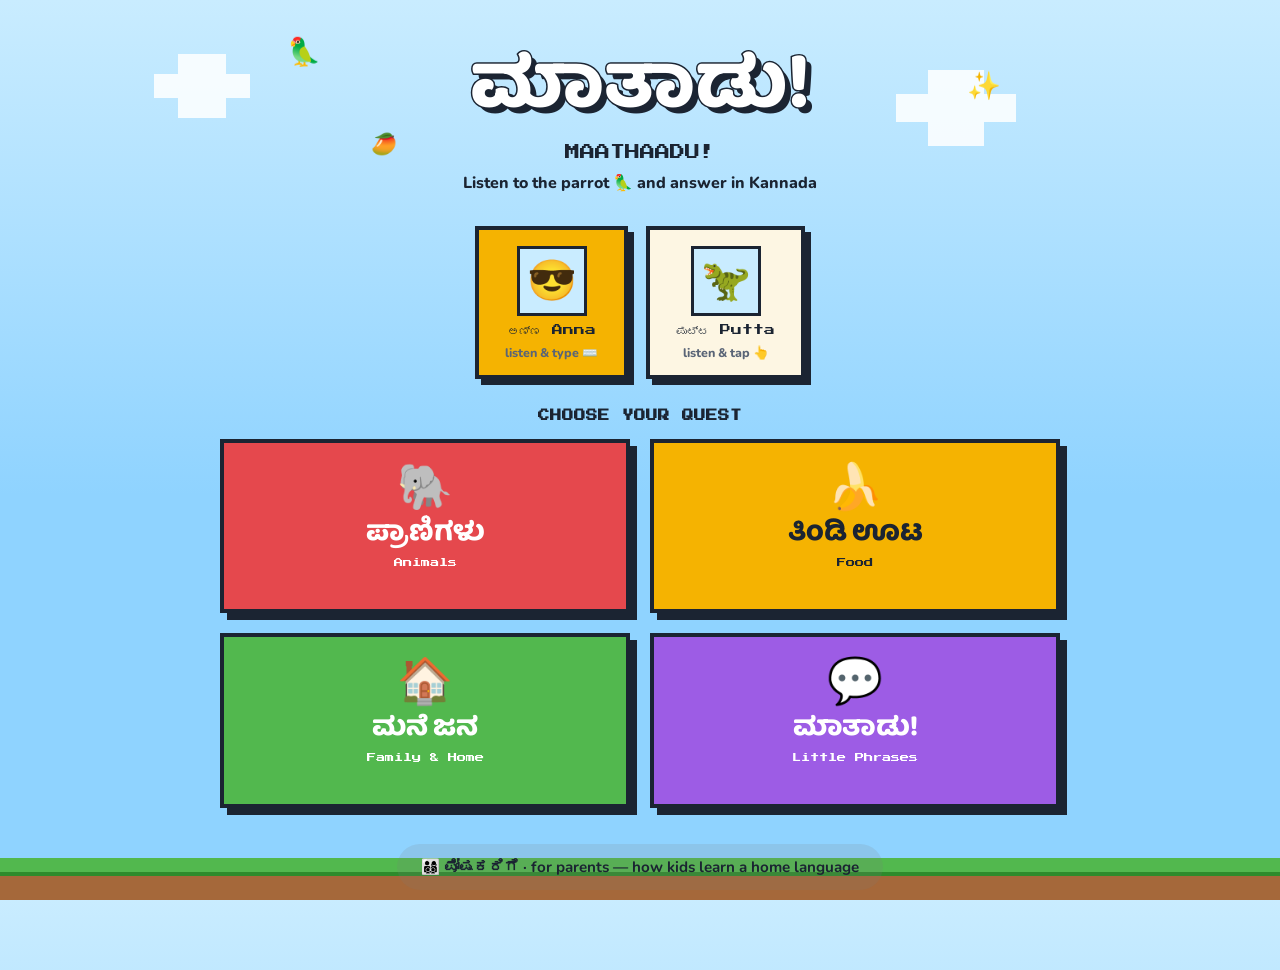
<file: pixel.html>
<!DOCTYPE html>
<html lang="en">
<head>
<meta charset="UTF-8">
<meta name="viewport" content="width=device-width, initial-scale=1, viewport-fit=cover">
<meta name="apple-mobile-web-app-capable" content="yes">
<meta name="apple-mobile-web-app-status-bar-style" content="default">
<meta name="theme-color" content="#8fd3ff">
<title>ಮಾತಾಡು! · PIXEL QUEST</title>
<link rel="icon" href="data:image/svg+xml,%3Csvg xmlns='http://www.w3.org/2000/svg' viewBox='0 0 100 100'%3E%3Ccircle cx='50' cy='52' r='44' fill='%2358cc7a'/%3E%3Ccircle cx='38' cy='44' r='13' fill='%23fff'/%3E%3Ccircle cx='41' cy='46' r='6' fill='%232e2a5e'/%3E%3Ccircle cx='62' cy='44' r='13' fill='%23fff'/%3E%3Ccircle cx='59' cy='46' r='6' fill='%232e2a5e'/%3E%3Cpath d='M42 62 C42 57 58 57 58 62 C58 70 52 75 50 75 C48 75 42 70 42 62Z' fill='%23ffa62b'/%3E%3C/svg%3E">
<link rel="preconnect" href="https://fonts.googleapis.com">
<link rel="preconnect" href="https://fonts.gstatic.com" crossorigin>
<link href="https://fonts.googleapis.com/css2?family=Baloo+Tamma+2:wght@500;700;800&family=Nunito:wght@600;700;800&family=Press+Start+2P&display=swap" rel="stylesheet">
<link rel="stylesheet" href="css/theme-pixel.css?v=1">
</head>
<body data-ring-colors="#52b84e,#e5484d,#f5b301,#3aa0e8,#9d5ce5">

<!-- ======================= HOME ======================= -->
<section id="screen-home" class="screen active">
  <div class="wrap">
    <header class="masthead">
      <span class="float-emoji fe1">🦜</span>
      <span class="float-emoji fe2">✨</span>
      <span class="float-emoji fe3">🥭</span>
      <h1 class="kn-title">ಮಾತಾಡು!</h1>
      <div class="en-title">MAATHAADU!</div>
      <p class="tagline">Listen to the parrot 🦜 and answer in Kannada</p>
    </header>

    <div class="players" id="players">
      <button class="player" data-player="anna" aria-label="Play as Anna, listen and type">
        <span class="avatar">😎</span>
        <span class="pname">ಅಣ್ಣ Anna</span>
        <span class="pmode">listen &amp; type ⌨️</span>
      </button>
      <button class="player" data-player="putta" aria-label="Play as Putta, listen and tap">
        <span class="avatar">🦖</span>
        <span class="pname">ಪುಟ್ಟ Putta</span>
        <span class="pmode">listen &amp; tap 👆</span>
      </button>
    </div>

    <h2 class="shelf-title">CHOOSE YOUR QUEST</h2>
    <div class="lessons" id="lessons"></div>

    <footer class="home-foot">
      <a class="parents-link" href="parents.html">👨‍👩‍👦‍👦 ಪೋಷಕರಿಗೆ · for parents — how kids learn a home language</a>
    </footer>
  </div>
</section>

<!-- ======================= LESSON ======================= -->
<section id="screen-lesson" class="screen">
  <div class="wrap">
    <div class="lesson-top">
      <button class="backbtn" id="btn-back" aria-label="Back to shelf">←</button>
      <div class="lesson-name" id="lesson-name"></div>
      <button class="mode-toggle" id="btn-mode" aria-label="Switch answer mode">⌨️</button>
    </div>

    <div class="progress-wrap" aria-hidden="true">
      <div class="progress" id="progress"></div>
      <div class="pcount" id="pcount"></div>
    </div>

    <div class="stage">
      <button class="parrot-btn" id="btn-parrot" aria-label="Play the Kannada word">
        <svg viewBox="0 0 200 200" aria-hidden="true" shape-rendering="crispEdges">
          <rect x="79" y="2" width="14" height="14" fill="#e5484d"/>
          <rect x="93" y="2" width="14" height="14" fill="#e5484d"/>
          <rect x="107" y="2" width="14" height="14" fill="#e5484d"/>
          <rect x="65" y="16" width="14" height="14" fill="#e5484d"/>
          <rect x="79" y="16" width="14" height="14" fill="#e5484d"/>
          <rect x="93" y="16" width="14" height="14" fill="#e5484d"/>
          <rect x="107" y="16" width="14" height="14" fill="#e5484d"/>
          <rect x="121" y="16" width="14" height="14" fill="#e5484d"/>
          <rect x="51" y="30" width="14" height="14" fill="#52b84e"/>
          <rect x="65" y="30" width="14" height="14" fill="#52b84e"/>
          <rect x="79" y="30" width="14" height="14" fill="#52b84e"/>
          <rect x="93" y="30" width="14" height="14" fill="#52b84e"/>
          <rect x="107" y="30" width="14" height="14" fill="#52b84e"/>
          <rect x="121" y="30" width="14" height="14" fill="#52b84e"/>
          <rect x="135" y="30" width="14" height="14" fill="#52b84e"/>
          <rect x="37" y="44" width="14" height="14" fill="#52b84e"/>
          <rect x="51" y="44" width="14" height="14" fill="#52b84e"/>
          <rect x="65" y="44" width="14" height="14" fill="#52b84e"/>
          <rect x="79" y="44" width="14" height="14" fill="#52b84e"/>
          <rect x="93" y="44" width="14" height="14" fill="#52b84e"/>
          <rect x="107" y="44" width="14" height="14" fill="#52b84e"/>
          <rect x="121" y="44" width="14" height="14" fill="#52b84e"/>
          <rect x="135" y="44" width="14" height="14" fill="#52b84e"/>
          <rect x="149" y="44" width="14" height="14" fill="#52b84e"/>
          <rect x="37" y="58" width="14" height="14" fill="#52b84e"/>
          <rect x="51" y="58" width="14" height="14" fill="#ffffff"/>
          <rect x="65" y="58" width="14" height="14" fill="#ffffff"/>
          <rect x="79" y="58" width="14" height="14" fill="#1b2432"/>
          <rect x="93" y="58" width="14" height="14" fill="#52b84e"/>
          <rect x="107" y="58" width="14" height="14" fill="#ffffff"/>
          <rect x="121" y="58" width="14" height="14" fill="#ffffff"/>
          <rect x="135" y="58" width="14" height="14" fill="#1b2432"/>
          <rect x="149" y="58" width="14" height="14" fill="#52b84e"/>
          <rect x="37" y="72" width="14" height="14" fill="#52b84e"/>
          <rect x="51" y="72" width="14" height="14" fill="#ffffff"/>
          <rect x="65" y="72" width="14" height="14" fill="#ffffff"/>
          <rect x="79" y="72" width="14" height="14" fill="#1b2432"/>
          <rect x="93" y="72" width="14" height="14" fill="#52b84e"/>
          <rect x="107" y="72" width="14" height="14" fill="#ffffff"/>
          <rect x="121" y="72" width="14" height="14" fill="#ffffff"/>
          <rect x="135" y="72" width="14" height="14" fill="#1b2432"/>
          <rect x="149" y="72" width="14" height="14" fill="#52b84e"/>
          <rect x="37" y="86" width="14" height="14" fill="#52b84e"/>
          <rect x="51" y="86" width="14" height="14" fill="#52b84e"/>
          <rect x="65" y="86" width="14" height="14" fill="#ff9ecb"/>
          <rect x="79" y="86" width="14" height="14" fill="#ff9d1f"/>
          <rect x="93" y="86" width="14" height="14" fill="#ff9d1f"/>
          <rect x="107" y="86" width="14" height="14" fill="#ff9d1f"/>
          <rect x="121" y="86" width="14" height="14" fill="#ff9ecb"/>
          <rect x="135" y="86" width="14" height="14" fill="#52b84e"/>
          <rect x="149" y="86" width="14" height="14" fill="#52b84e"/>
          <rect x="9" y="100" width="14" height="14" fill="#3aa0e8"/>
          <rect x="23" y="100" width="14" height="14" fill="#3aa0e8"/>
          <rect x="37" y="100" width="14" height="14" fill="#2e8b2b"/>
          <rect x="51" y="100" width="14" height="14" fill="#52b84e"/>
          <rect x="65" y="100" width="14" height="14" fill="#52b84e"/>
          <rect x="79" y="100" width="14" height="14" fill="#52b84e"/>
          <rect x="93" y="100" width="14" height="14" fill="#52b84e"/>
          <rect x="107" y="100" width="14" height="14" fill="#ff9d1f"/>
          <rect x="121" y="100" width="14" height="14" fill="#52b84e"/>
          <rect x="135" y="100" width="14" height="14" fill="#52b84e"/>
          <rect x="149" y="100" width="14" height="14" fill="#52b84e"/>
          <rect x="9" y="114" width="14" height="14" fill="#3aa0e8"/>
          <rect x="23" y="114" width="14" height="14" fill="#3aa0e8"/>
          <rect x="37" y="114" width="14" height="14" fill="#2e8b2b"/>
          <rect x="51" y="114" width="14" height="14" fill="#52b84e"/>
          <rect x="65" y="114" width="14" height="14" fill="#52b84e"/>
          <rect x="79" y="114" width="14" height="14" fill="#c9f2d0"/>
          <rect x="93" y="114" width="14" height="14" fill="#c9f2d0"/>
          <rect x="107" y="114" width="14" height="14" fill="#c9f2d0"/>
          <rect x="121" y="114" width="14" height="14" fill="#c9f2d0"/>
          <rect x="135" y="114" width="14" height="14" fill="#c9f2d0"/>
          <rect x="149" y="114" width="14" height="14" fill="#52b84e"/>
          <rect x="163" y="114" width="14" height="14" fill="#52b84e"/>
          <rect x="23" y="128" width="14" height="14" fill="#3aa0e8"/>
          <rect x="37" y="128" width="14" height="14" fill="#2e8b2b"/>
          <rect x="51" y="128" width="14" height="14" fill="#52b84e"/>
          <rect x="65" y="128" width="14" height="14" fill="#52b84e"/>
          <rect x="79" y="128" width="14" height="14" fill="#c9f2d0"/>
          <rect x="93" y="128" width="14" height="14" fill="#c9f2d0"/>
          <rect x="107" y="128" width="14" height="14" fill="#c9f2d0"/>
          <rect x="121" y="128" width="14" height="14" fill="#c9f2d0"/>
          <rect x="135" y="128" width="14" height="14" fill="#c9f2d0"/>
          <rect x="149" y="128" width="14" height="14" fill="#52b84e"/>
          <rect x="163" y="128" width="14" height="14" fill="#52b84e"/>
          <rect x="37" y="142" width="14" height="14" fill="#52b84e"/>
          <rect x="51" y="142" width="14" height="14" fill="#52b84e"/>
          <rect x="65" y="142" width="14" height="14" fill="#52b84e"/>
          <rect x="79" y="142" width="14" height="14" fill="#c9f2d0"/>
          <rect x="93" y="142" width="14" height="14" fill="#c9f2d0"/>
          <rect x="107" y="142" width="14" height="14" fill="#c9f2d0"/>
          <rect x="121" y="142" width="14" height="14" fill="#c9f2d0"/>
          <rect x="135" y="142" width="14" height="14" fill="#52b84e"/>
          <rect x="149" y="142" width="14" height="14" fill="#52b84e"/>
          <rect x="163" y="142" width="14" height="14" fill="#52b84e"/>
          <rect x="37" y="156" width="14" height="14" fill="#52b84e"/>
          <rect x="51" y="156" width="14" height="14" fill="#52b84e"/>
          <rect x="65" y="156" width="14" height="14" fill="#52b84e"/>
          <rect x="79" y="156" width="14" height="14" fill="#52b84e"/>
          <rect x="93" y="156" width="14" height="14" fill="#52b84e"/>
          <rect x="107" y="156" width="14" height="14" fill="#52b84e"/>
          <rect x="121" y="156" width="14" height="14" fill="#52b84e"/>
          <rect x="135" y="156" width="14" height="14" fill="#52b84e"/>
          <rect x="149" y="156" width="14" height="14" fill="#52b84e"/>
          <rect x="51" y="170" width="14" height="14" fill="#52b84e"/>
          <rect x="65" y="170" width="14" height="14" fill="#52b84e"/>
          <rect x="79" y="170" width="14" height="14" fill="#52b84e"/>
          <rect x="93" y="170" width="14" height="14" fill="#52b84e"/>
          <rect x="107" y="170" width="14" height="14" fill="#52b84e"/>
          <rect x="121" y="170" width="14" height="14" fill="#52b84e"/>
          <rect x="135" y="170" width="14" height="14" fill="#52b84e"/>
          <rect x="51" y="184" width="14" height="14" fill="#ff9d1f"/>
          <rect x="65" y="184" width="14" height="14" fill="#ff9d1f"/>
          <rect x="121" y="184" width="14" height="14" fill="#ff9d1f"/>
          <rect x="135" y="184" width="14" height="14" fill="#ff9d1f"/>
        </svg>
      </button>
      <div class="hint-listen" id="listen-hint">tap the parrot to hear it 🔊</div>
      <div class="audio-row">
        <button class="toybtn turq small" id="btn-again">🔊 again</button>
        <button class="toybtn ivory small" id="btn-slow">🐢 slow</button>
        <button class="toybtn yellow small" id="btn-hint">💡 hint</button>
      </div>
    </div>

    <div class="answer-area" id="answer-area">
      <div class="type-row" id="type-row">
        <input class="answer-input" id="answer-input" type="text"
               autocomplete="off" autocorrect="off" autocapitalize="off" spellcheck="false"
               placeholder="type what you hear…" aria-label="Type the Kannada word in English letters">
        <button class="toybtn green" id="btn-check">Check ✓</button>
      </div>
      <div class="choices" id="choices"></div>
      <div class="feedback" id="feedback" role="status"></div>
      <div id="reveal-slot"></div>
    </div>
  </div>
</section>

<!-- ======================= COMPLETE ======================= -->
<section id="screen-complete" class="screen">
  <div class="wrap complete-stage">
    <div class="done-burst">🦜🎉</div>
    <h2 id="done-title">ಭೇಷ್! Bhesh!</h2>
    <div class="done-sub" id="done-sub"></div>
    <div class="done-stars" id="done-stars"></div>
    <div class="complete-actions">
      <button class="toybtn turq" id="btn-replay">🔁 play again</button>
      <button class="toybtn yellow" id="btn-home">🏠 toy shelf</button>
    </div>
  </div>
</section>

<div class="confetti" id="confetti"></div>

<script src="js/lessons.js?v=3"></script>
<script src="js/app.js?v=3"></script>
</body>
</html>
</file>
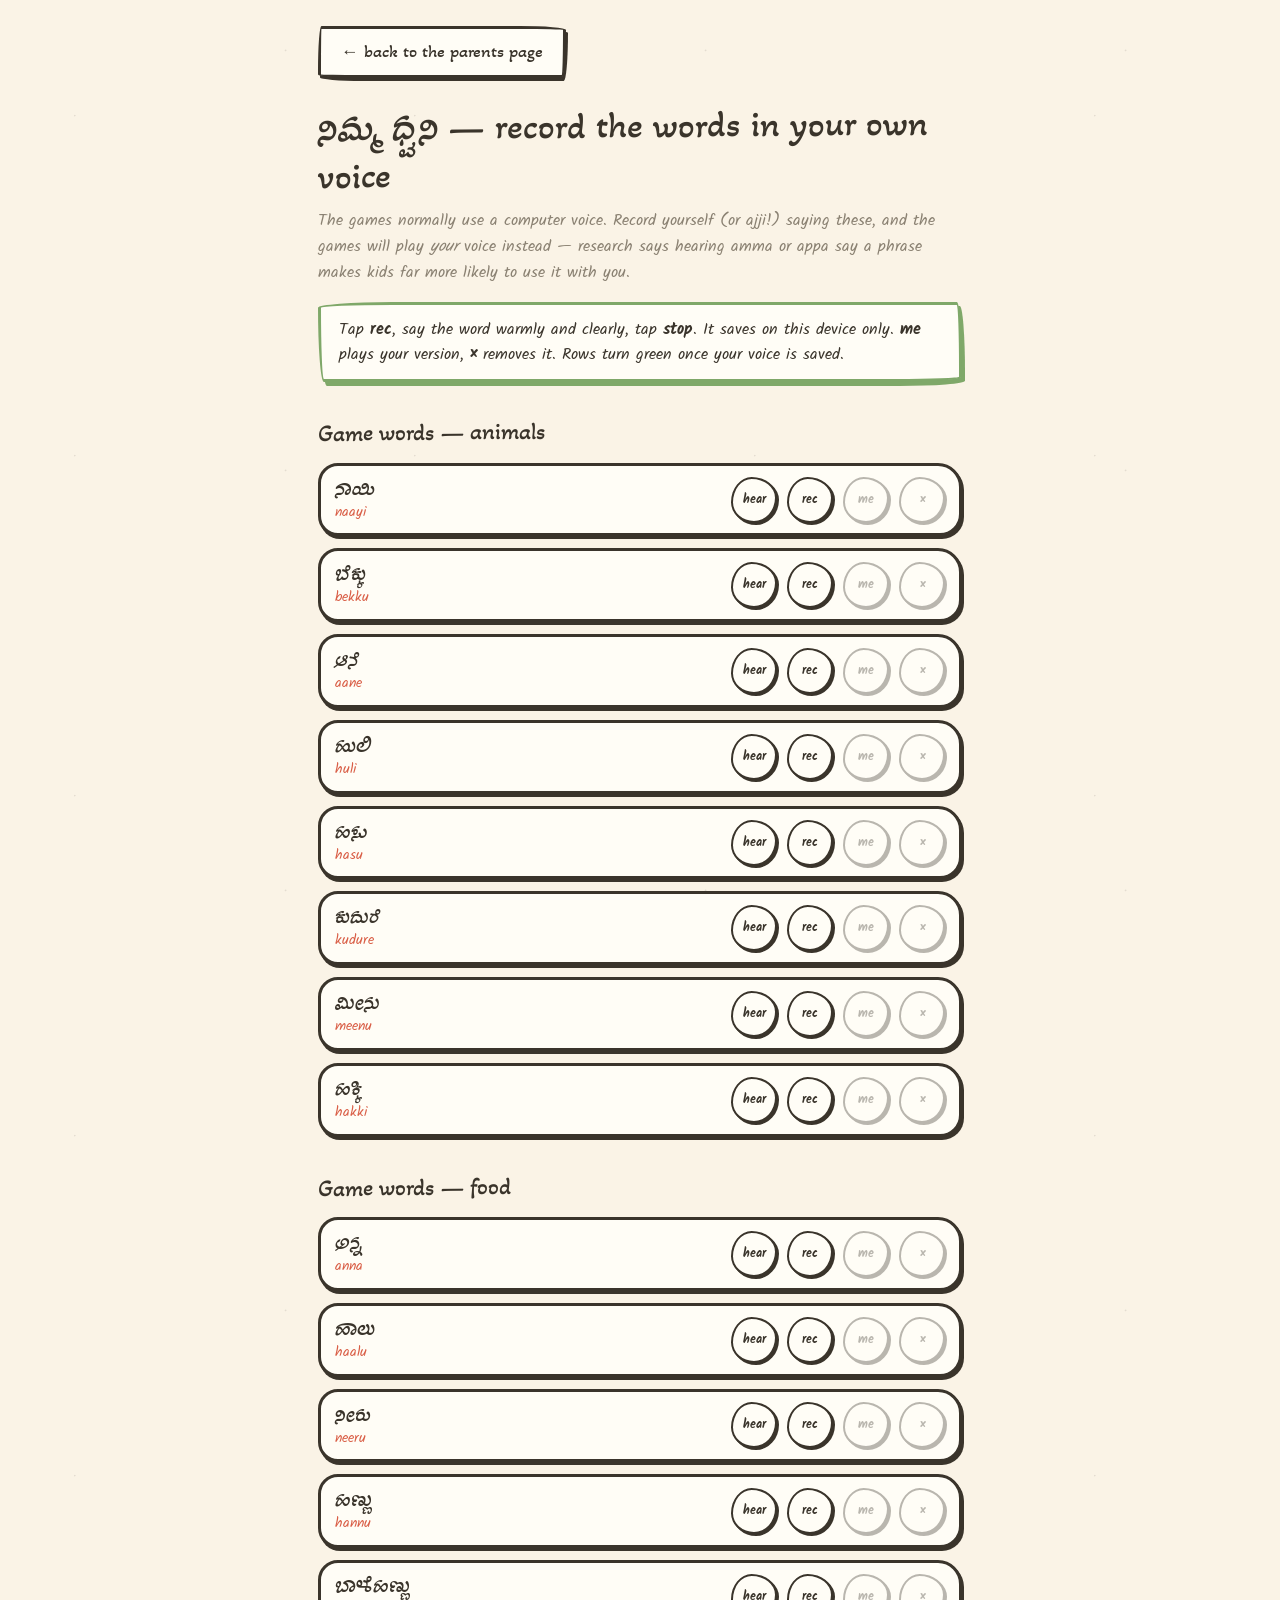
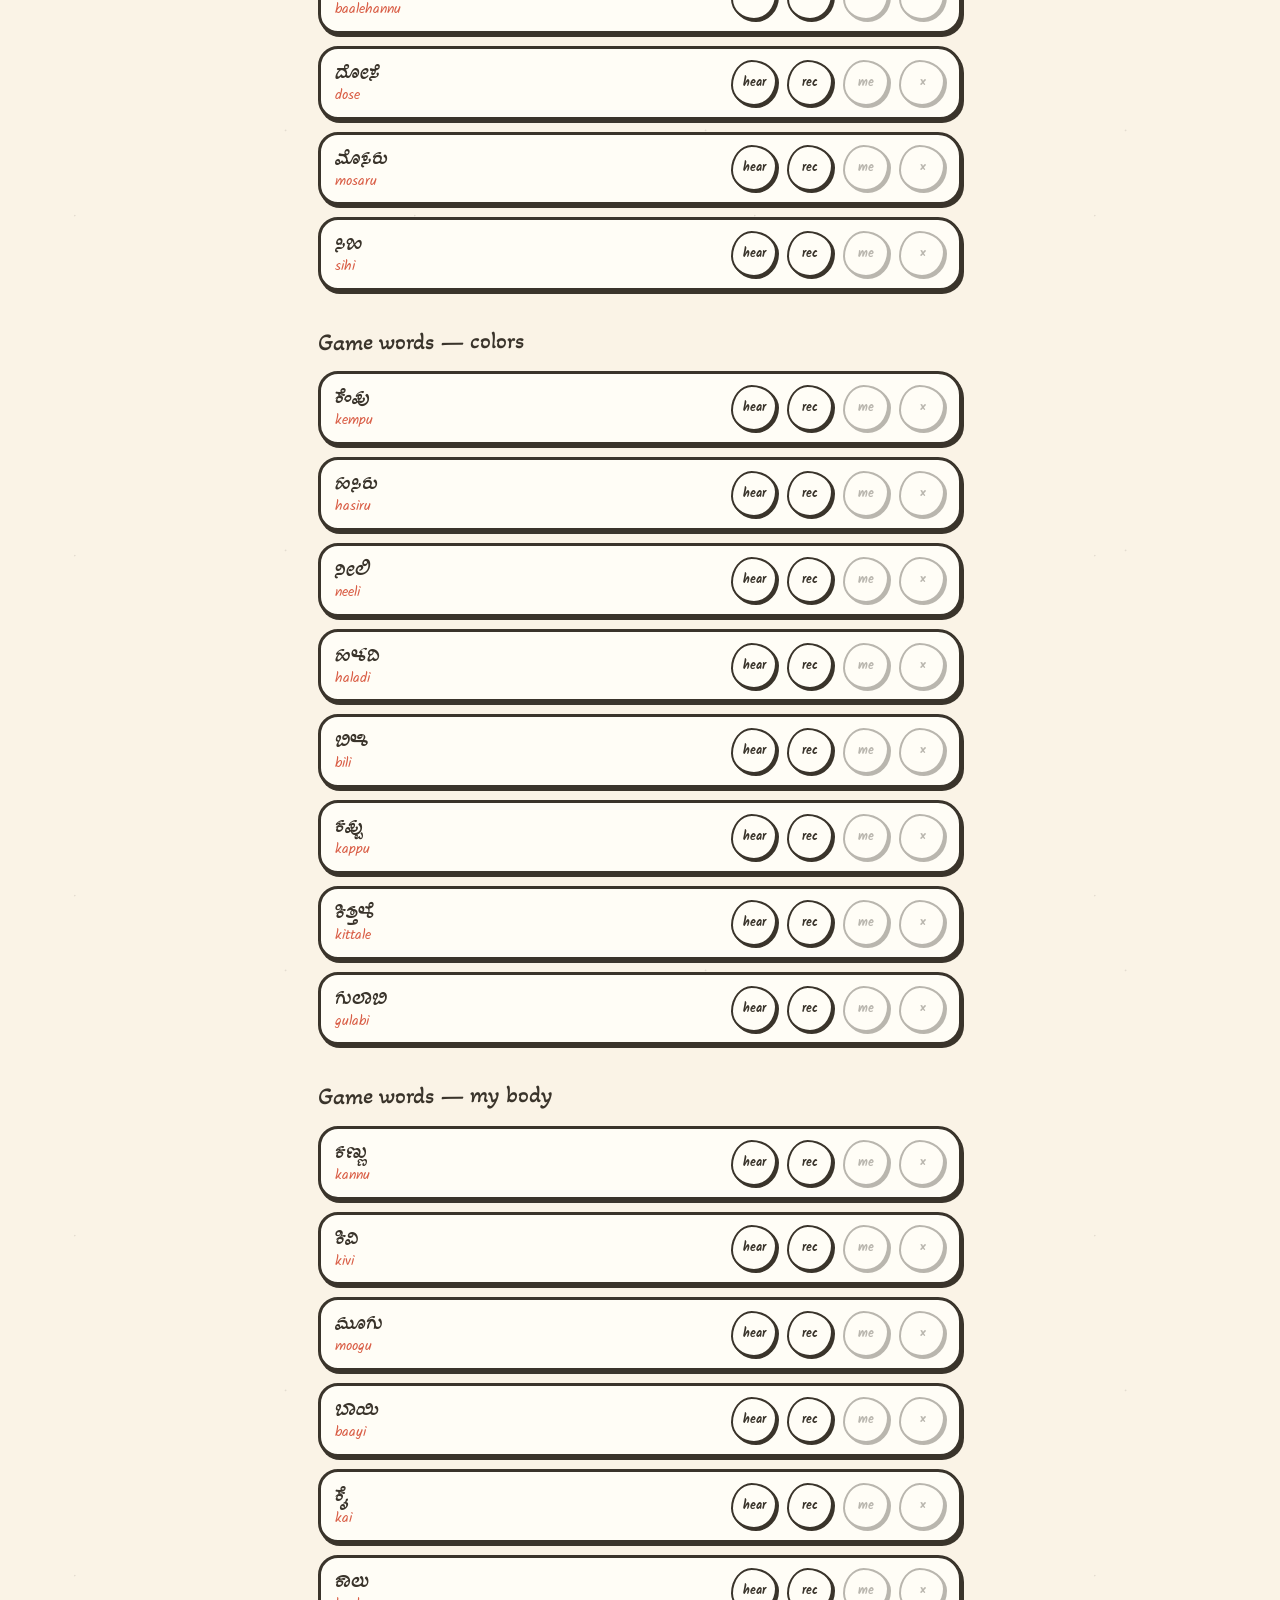
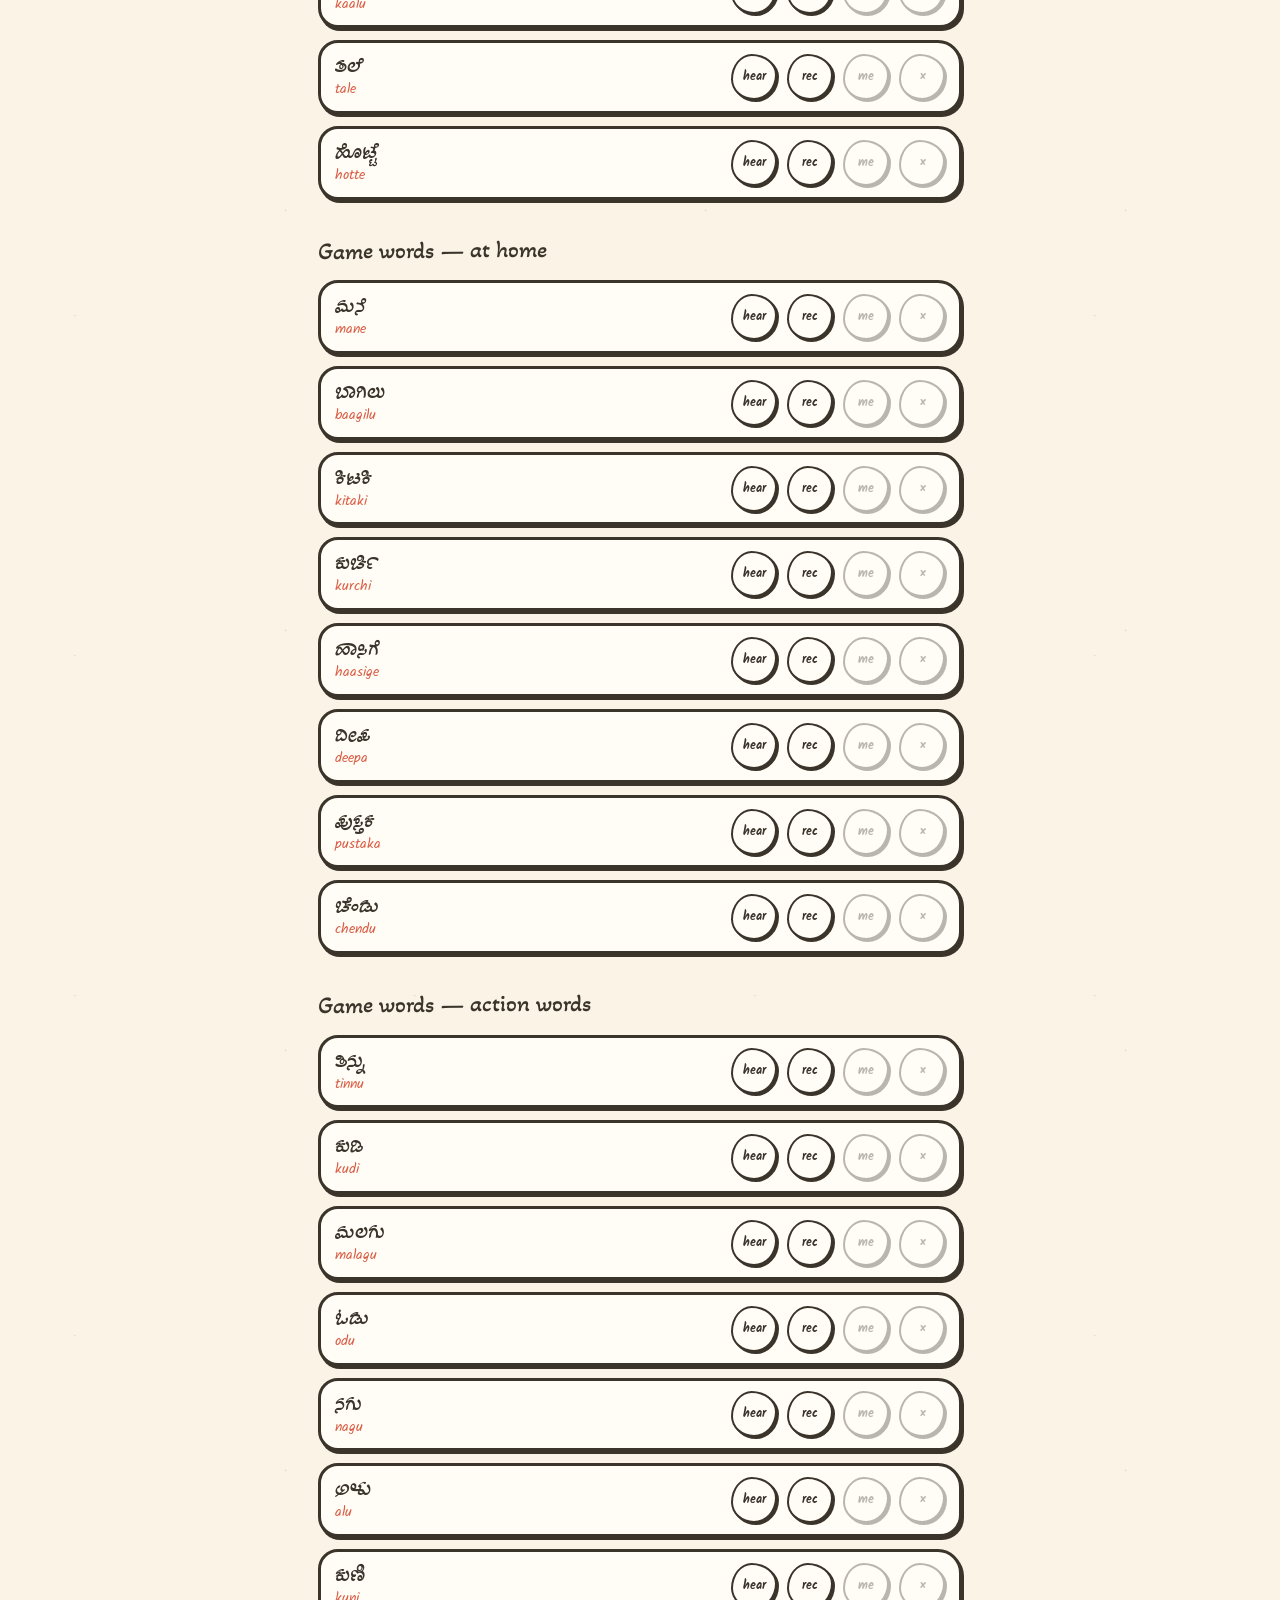
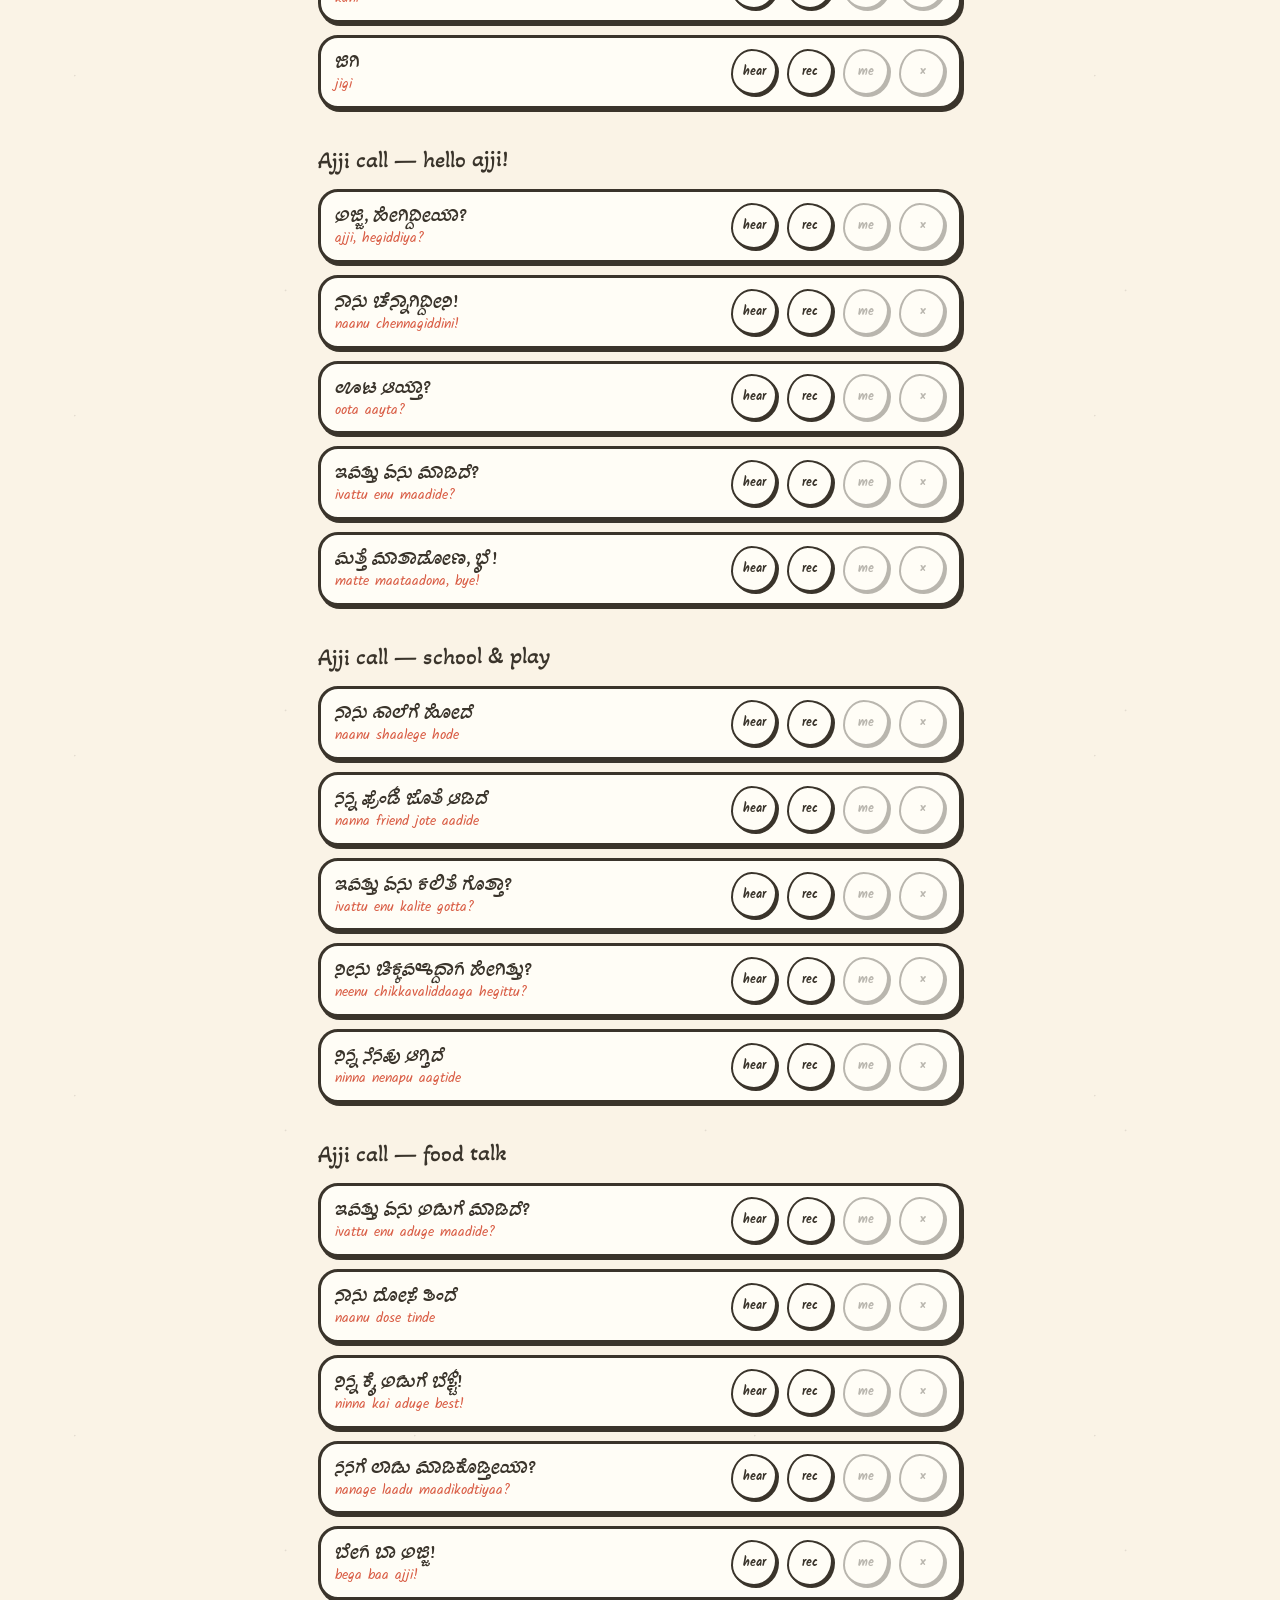
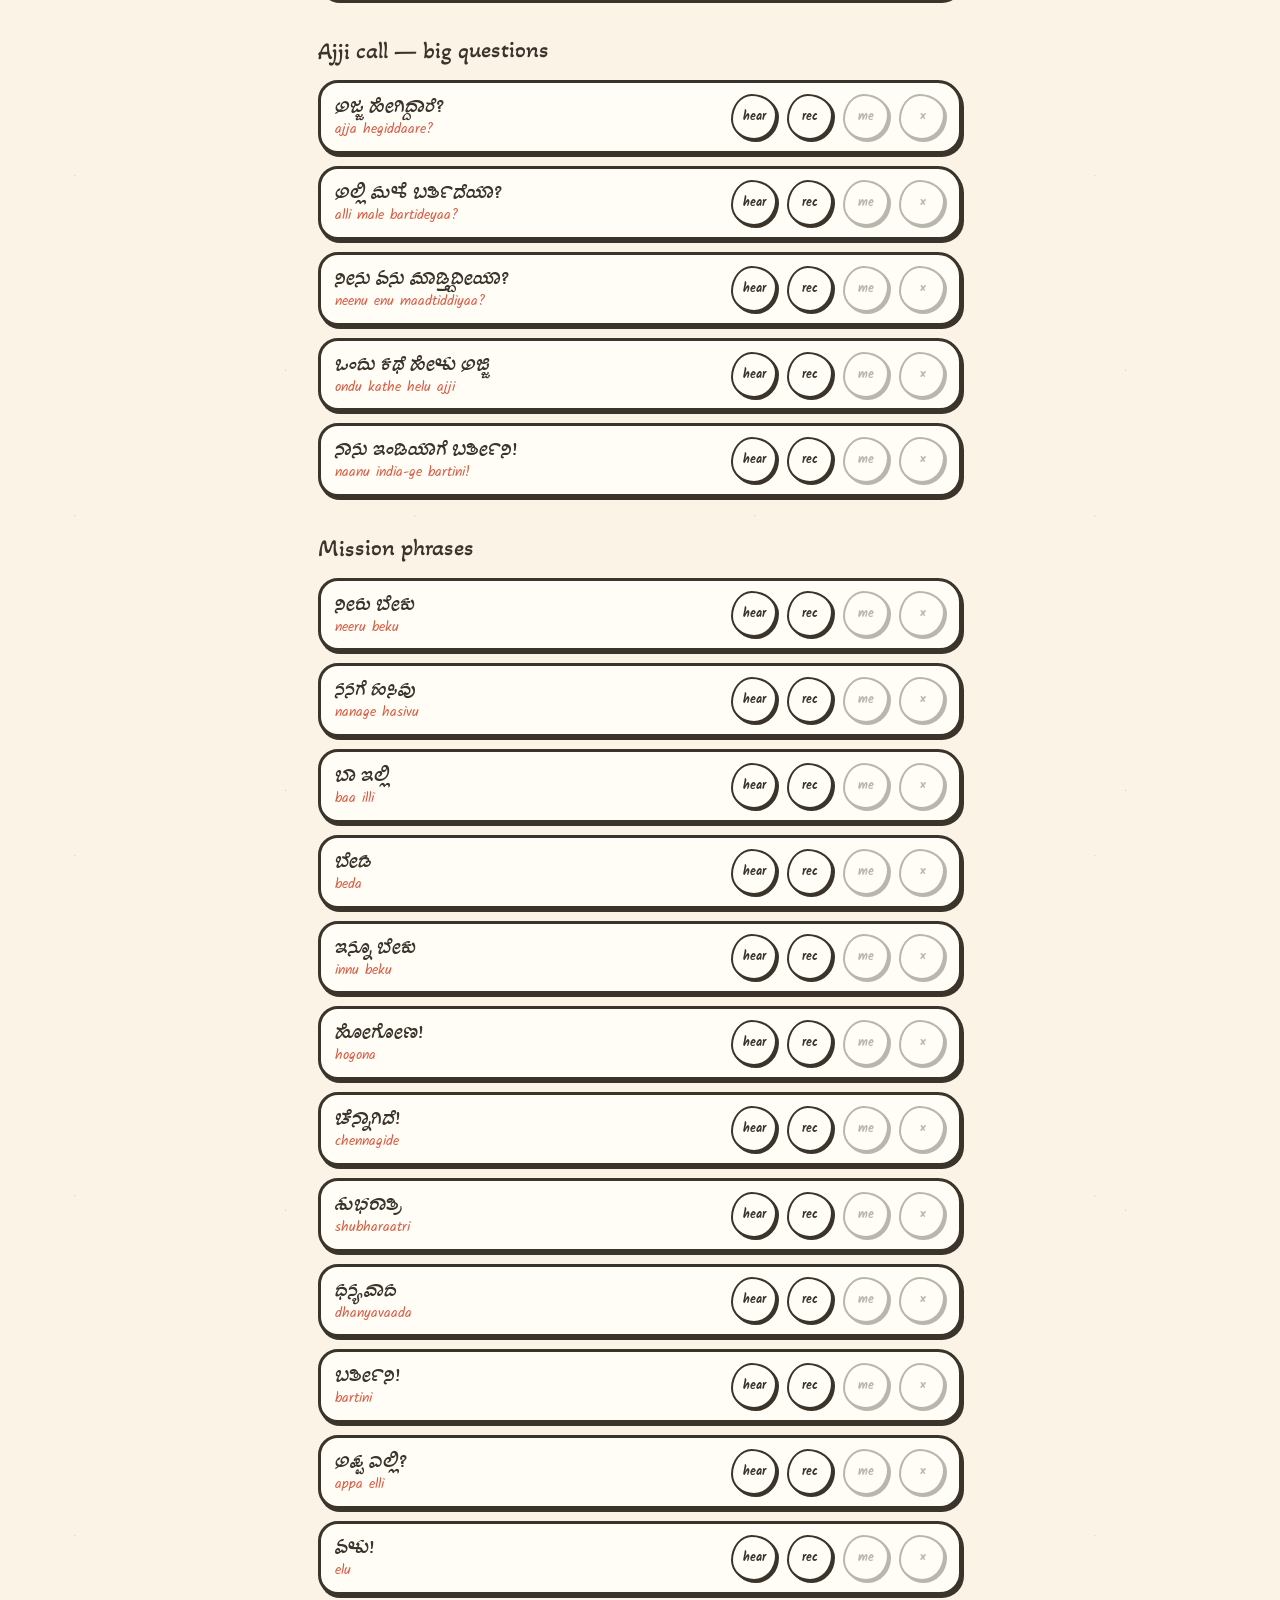
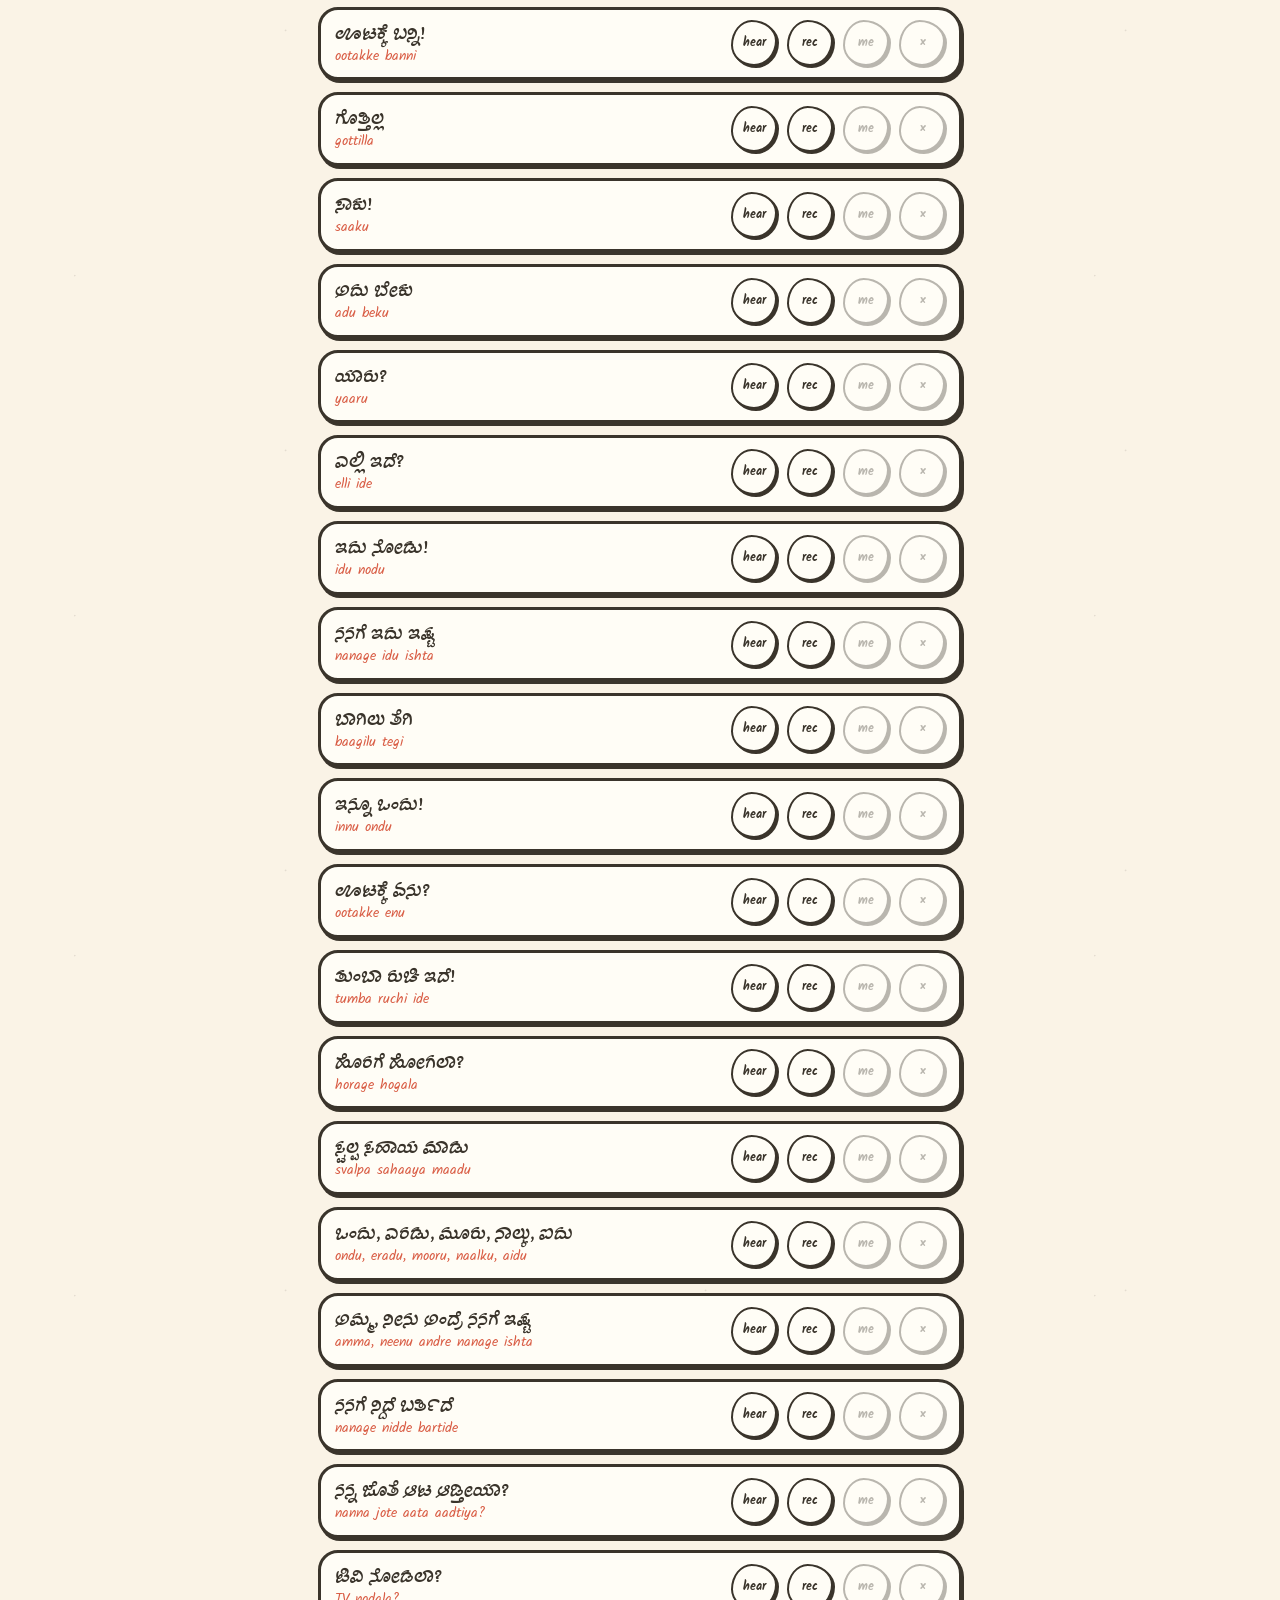
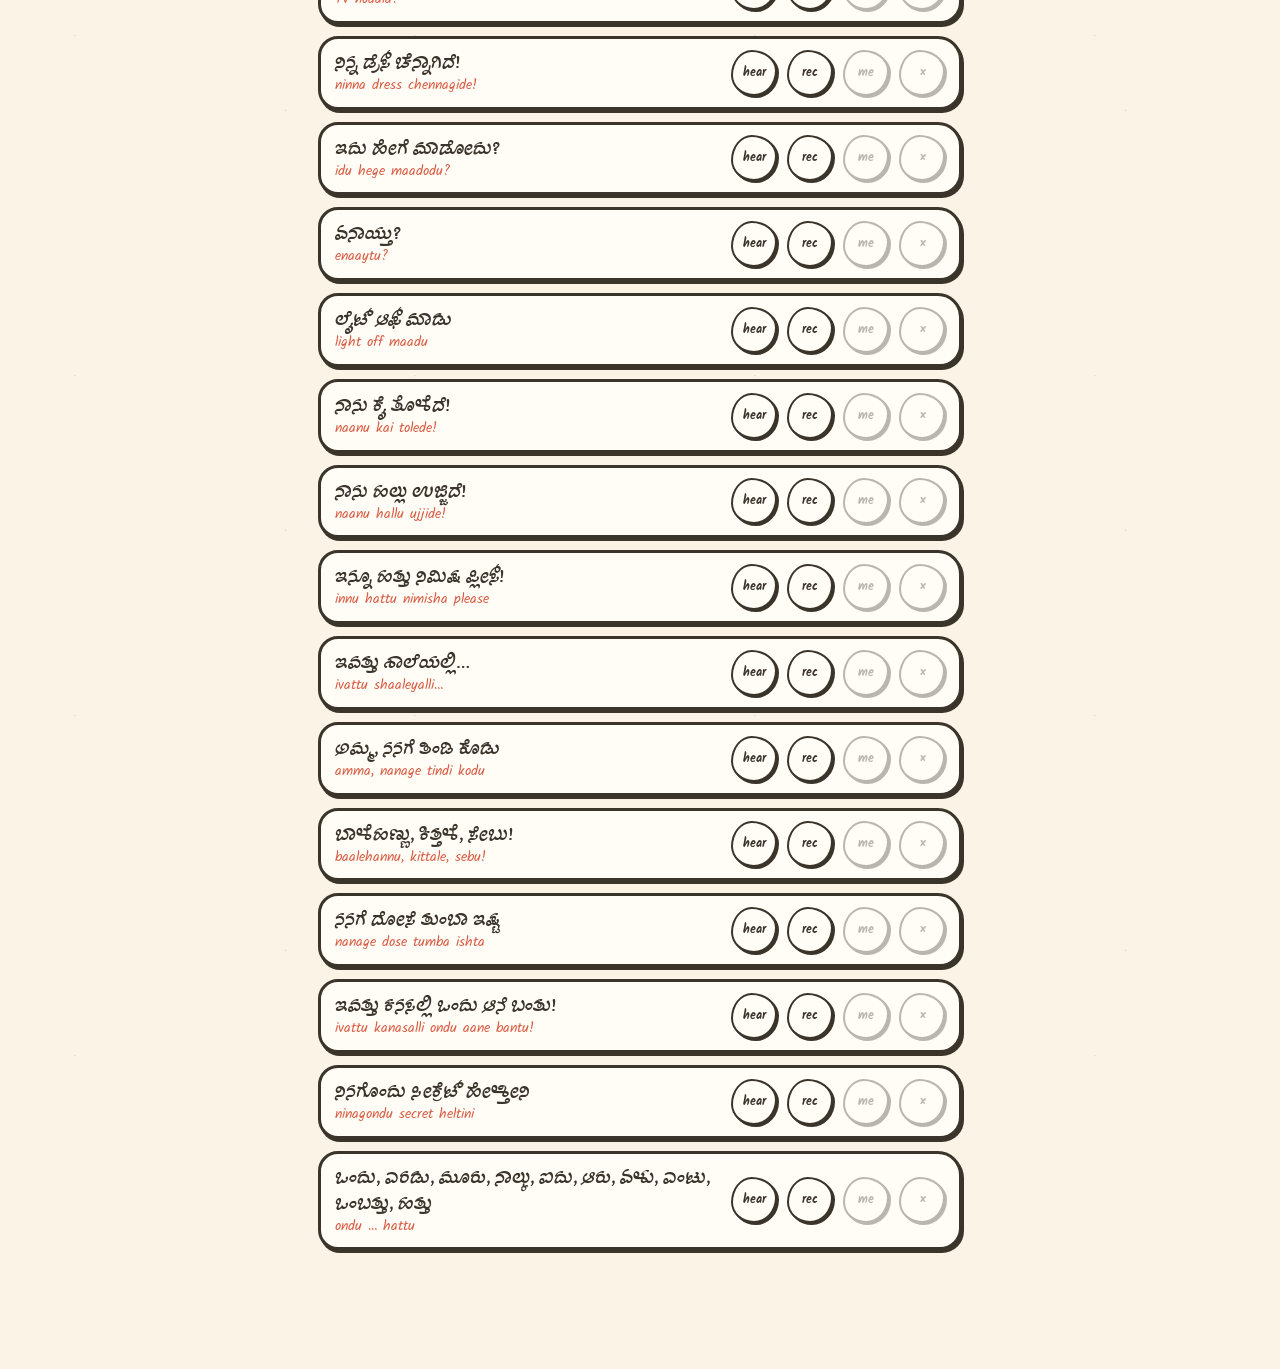
<file: record.html>
<!DOCTYPE html>
<html lang="en">
<head>
<meta charset="UTF-8">
<meta name="viewport" content="width=device-width, initial-scale=1, viewport-fit=cover">
<meta name="theme-color" content="#faf3e6">
<title>ನಿಮ್ಮ ಧ್ವನಿ · Your Voice — record the words for the games</title>
<link rel="icon" href="data:image/svg+xml,%3Csvg xmlns='http://www.w3.org/2000/svg' viewBox='0 0 100 100'%3E%3Crect width='100' height='100' rx='20' fill='%23faf3e6'/%3E%3Crect x='38' y='14' width='24' height='44' rx='12' fill='%236f9bce' stroke='%233a342b' stroke-width='5'/%3E%3Cpath d='M28 46 Q28 72 50 72 Q72 72 72 46 M50 72 L50 86 M36 88 L64 88' fill='none' stroke='%233a342b' stroke-width='5' stroke-linecap='round'/%3E%3C/svg%3E">
<link rel="preconnect" href="https://fonts.googleapis.com">
<link rel="preconnect" href="https://fonts.gstatic.com" crossorigin>
<link href="https://fonts.googleapis.com/css2?family=Akaya+Kanadaka&family=Kalam:wght@400;700&display=swap" rel="stylesheet">
<style>
  :root {
    --paper: #faf3e6; --card: #fffdf6; --ink: #3a342b; --ink-soft: #8a8172;
    --tomato: #d95d45; --mustard: #e0a32e; --sage: #7fa869; --blue: #6f9bce;
    --hand: "Akaya Kanadaka", "Kalam", cursive;
    --body: "Kalam", "Akaya Kanadaka", cursive;
    --wob-a: 255px 18px 225px 20px / 20px 225px 18px 255px;
    --wob-b: 18px 240px 22px 220px / 230px 20px 250px 18px;
  }
  * { margin: 0; padding: 0; box-sizing: border-box; }
  body {
    font-family: var(--body); color: var(--ink); line-height: 1.6; font-size: 1.02rem;
    background:
      radial-gradient(1.2px 1.2px at 22% 34%, rgba(58,52,43,.16), transparent 100%),
      radial-gradient(1.4px 1.4px at 68% 12%, rgba(58,52,43,.13), transparent 100%),
      var(--paper);
    background-size: 340px 340px, 420px 420px, auto;
    -webkit-text-size-adjust: 100%;
  }
  .wrap { max-width: 680px; margin: 0 auto; padding: 26px 18px 80px; }
  button { font-family: inherit; color: inherit; border: none; background: none; cursor: pointer; -webkit-tap-highlight-color: transparent; }
  .back {
    display: inline-block; text-decoration: none; color: var(--ink);
    font-family: var(--hand); font-size: 1.1rem; padding: 9px 20px;
    background: var(--card); border: 3px solid var(--ink); border-radius: var(--wob-b);
    box-shadow: 2px 3px 0 var(--ink); margin-bottom: 24px;
  }
  h1 { font-family: var(--hand); font-size: clamp(1.7rem, 6vw, 2.3rem); font-weight: 400; line-height: 1.3; transform: rotate(-.5deg); }
  .lede { color: var(--ink-soft); margin: 10px 0 8px; }
  .note {
    background: var(--card); border: 3px solid var(--sage); border-radius: var(--wob-a);
    box-shadow: 3px 4px 0 var(--sage); padding: 12px 18px; margin: 16px 0 26px;
    font-size: .98rem;
  }
  h2 { font-family: var(--hand); font-size: 1.5rem; font-weight: 400; margin: 30px 0 12px; transform: rotate(-.5deg); }
  .rows { display: flex; flex-direction: column; gap: 12px; }
  .row {
    display: flex; align-items: center; gap: 10px;
    background: var(--card); border: 3px solid var(--ink); border-radius: 20px 24px 22px 20px;
    box-shadow: 2px 3px 0 var(--ink); padding: 10px 14px;
  }
  .row .txt { flex: 1; min-width: 0; }
  .row .kn { font-family: var(--hand); font-size: 1.25rem; line-height: 1.3; }
  .row .tr { font-size: .85rem; color: var(--tomato); }
  .bt {
    min-width: 46px; min-height: 46px; display: grid; place-items: center;
    border: 2.5px solid var(--ink); border-radius: 45% 55% 50% 50% / 55% 45% 55% 45%;
    background: var(--card); box-shadow: 2px 2px 0 var(--ink);
    font-size: .78rem; font-weight: 700; padding: 0 8px;
    transition: transform .1s ease, box-shadow .1s ease, background .15s ease;
  }
  .bt:active { transform: translate(2px,2px); box-shadow: 0 0 0 var(--ink); }
  .bt.rec-on { background: #f4ddd6; }
  .bt.has { background: #e3edd7; }
  .bt[disabled] { opacity: .35; pointer-events: none; }
  .status { font-family: var(--hand); font-size: 1.1rem; color: var(--sage); min-height: 1.4em; margin-top: 14px; }
</style>
</head>
<body>
<div class="wrap">
  <a class="back" href="parents.html">← back to the parents page</a>
  <h1>ನಿಮ್ಮ ಧ್ವನಿ — record the words in your own voice</h1>
  <p class="lede">The games normally use a computer voice. Record yourself (or ajji!) saying these, and the games will play <em>your</em> voice instead — research says hearing amma or appa say a phrase makes kids far more likely to use it with you.</p>
  <div class="note">Tap <strong>rec</strong>, say the word warmly and clearly, tap <strong>stop</strong>. It saves on this device only. <strong>me</strong> plays your version, <strong>×</strong> removes it. Rows turn green once your voice is saved.</div>
  <div id="groups"></div>
  <p class="status" id="status"></p>
</div>

<script src="js/content.js?v=2"></script>
<script>
(() => {
  "use strict";
  const $ = (id) => document.getElementById(id);

  const GROUPS = [
    ...BARRIER_CATS.map((c) => ({
      title: `Game words — ${c.en}`,
      items: c.items.map((w) => ({ id: w.id, kn: w.kn, tr: w.tr, src: `audio/${w.grp}/${w.id}.mp3` })),
    })),
    ...AJJI_PACKS.map((p) => ({
      title: `Ajji call — ${p.title}`,
      items: p.items.map((a) => ({ id: a.id, kn: a.kn, tr: a.tr, src: `audio/ajji/${a.id}.mp3` })),
    })),
    { title: "Mission phrases", items: MISSIONS.map((m) => ({ id: m.id, kn: m.kn, tr: m.tr, src: `audio/missions/${m.id}.mp3` })) },
  ];

  let db = null;
  const open = () => new Promise((res) => {
    const r = indexedDB.open("hk-voice", 1);
    r.onupgradeneeded = (e) => e.target.result.createObjectStore("clips");
    r.onsuccess = (e) => { db = e.target.result; res(); };
    r.onerror = () => res();
  });
  const idb = (mode, fn) => new Promise((res) => {
    if (!db) return res(null);
    const t = fn(db.transaction("clips", mode).objectStore("clips"));
    t.onsuccess = () => res(t.result);
    t.onerror = () => res(null);
  });
  const get = (id) => idb("readonly", (s) => s.get(id));
  const set = (id, blob) => idb("readwrite", (s) => s.put(blob, id));
  const del = (id) => idb("readwrite", (s) => s.delete(id));

  let curAudio = null;
  const play = (src, next) => {
    if (curAudio) curAudio.pause();
    curAudio = new Audio(src);
    if (next) curAudio.addEventListener("ended", next);
    curAudio.play().catch(() => {});
  };

  let rec = null, stream = null, chunks = [];

  async function build() {
    await open();
    const box = $("groups");
    for (const g of GROUPS) {
      const h = document.createElement("h2");
      h.textContent = g.title;
      box.appendChild(h);
      const rows = document.createElement("div");
      rows.className = "rows";
      for (const item of g.items) {
        const has = !!(await get(item.id));
        const row = document.createElement("div");
        row.className = "row";
        row.innerHTML = `
          <div class="txt"><div class="kn">${item.kn}</div><div class="tr">${item.tr}</div></div>
          <button class="bt b-model">hear</button>
          <button class="bt b-rec ${has ? "has" : ""}">${has ? "redo" : "rec"}</button>
          <button class="bt b-mine" ${has ? "" : "disabled"}>me</button>
          <button class="bt b-del" ${has ? "" : "disabled"}>×</button>`;
        const bRec = row.querySelector(".b-rec");
        const bMine = row.querySelector(".b-mine");
        const bDel = row.querySelector(".b-del");
        row.querySelector(".b-model").addEventListener("click", () => play(item.src));
        bRec.addEventListener("click", async () => {
          if (rec && rec.state === "recording") {
            rec.onstop = async () => {
              stream.getTracks().forEach((t) => t.stop());
              const blob = new Blob(chunks);
              await set(item.id, blob);
              bRec.textContent = "redo";
              bRec.classList.remove("rec-on");
              bRec.classList.add("has");
              bMine.disabled = false;
              bDel.disabled = false;
              $("status").textContent = `saved "${item.tr}" in your voice`;
              play(URL.createObjectURL(blob));
            };
            rec.stop();
            return;
          }
          try {
            stream = await navigator.mediaDevices.getUserMedia({ audio: true });
            chunks = [];
            rec = new MediaRecorder(stream);
            rec.ondataavailable = (e) => chunks.push(e.data);
            rec.start();
            bRec.textContent = "stop";
            bRec.classList.add("rec-on");
            $("status").textContent = "recording — tap stop when done";
          } catch (e) {
            $("status").textContent = "microphone not allowed in this browser";
          }
        });
        bMine.addEventListener("click", async () => {
          const blob = await get(item.id);
          if (blob) play(URL.createObjectURL(blob));
        });
        bDel.addEventListener("click", async () => {
          await del(item.id);
          bRec.textContent = "rec";
          bRec.classList.remove("has");
          bMine.disabled = true;
          bDel.disabled = true;
          $("status").textContent = `removed your "${item.tr}" — games use the computer voice again`;
        });
        rows.appendChild(row);
      }
      box.appendChild(rows);
    }
  }
  build();
})();
</script>
</body>
</html>
</file>
<file: css/barrier.css>
/* ==========================================================================
   ಹೇಳು-ಕೇಳು (Helu-Kelu) — SKETCHBOOK design
   Everything looks drawn by hand with a marker on warm paper: wobbly ink
   borders, crayon fills, handwriting type. No emojis — only drawn art.
   ========================================================================== */

:root {
  --paper:   #faf3e6;
  --card:    #fffdf6;
  --ink:     #3a342b;
  --ink-soft:#8a8172;
  --tomato:  #d95d45;
  --mustard: #e0a32e;
  --sage:    #7fa869;
  --blue:    #6f9bce;
  --plum:    #9a6b9e;

  --hand: "Akaya Kanadaka", "Kalam", cursive;
  --body: "Kalam", "Akaya Kanadaka", cursive;

  /* three wobbly border shapes to alternate between */
  --wob-a: 255px 18px 225px 20px / 20px 225px 18px 255px;
  --wob-b: 18px 240px 22px 220px / 230px 20px 250px 18px;
  --wob-c: 220px 24px 240px 18px / 18px 250px 22px 230px;
}

* { margin: 0; padding: 0; box-sizing: border-box; }
[hidden] { display: none !important; }
html { height: 100%; }

body {
  min-height: 100%;
  font-family: var(--body);
  color: var(--ink);
  background:
    radial-gradient(1.2px 1.2px at 22% 34%, rgba(58,52,43,.16), transparent 100%),
    radial-gradient(1.4px 1.4px at 68% 12%, rgba(58,52,43,.13), transparent 100%),
    radial-gradient(1.1px 1.1px at 84% 62%, rgba(58,52,43,.15), transparent 100%),
    radial-gradient(1.3px 1.3px at 41% 80%, rgba(58,52,43,.12), transparent 100%),
    var(--paper);
  background-size: 340px 340px, 420px 420px, 380px 380px, 300px 300px, auto;
  -webkit-text-size-adjust: 100%;
  -webkit-tap-highlight-color: transparent;
  overscroll-behavior: none;
  overflow-x: hidden;
}

button { font-family: inherit; color: inherit; border: none; background: none; cursor: pointer; -webkit-user-select: none; user-select: none; touch-action: manipulation; }

.screen { display: none; min-height: 100dvh; }
.screen.active { display: flex; }

.wrap {
  max-width: 760px;
  margin: 0 auto;
  padding: 26px 22px 50px;
  width: 100%;
}
.center {
  display: flex;
  flex-direction: column;
  align-items: center;
  justify-content: center;
  text-align: center;
  gap: 16px;
}

/* --------------------------------------------------------------------------
   Hand-drawn building blocks
   -------------------------------------------------------------------------- */

.sketchbtn {
  display: inline-flex;
  align-items: center;
  justify-content: center;
  gap: 10px;
  min-height: 58px;
  padding: 10px 26px;
  background: var(--card);
  border: 3px solid var(--ink);
  border-radius: var(--wob-a);
  box-shadow: 3px 4px 0 var(--ink);
  font-family: var(--hand);
  font-size: 1.35rem;
  line-height: 1.2;
  transition: transform .12s ease, box-shadow .12s ease;
}
.sketchbtn:nth-of-type(even) { border-radius: var(--wob-b); }
.sketchbtn:active { transform: translate(3px, 4px); box-shadow: 0 0 0 var(--ink); }
.sketchbtn.big { min-height: 68px; font-size: 1.6rem; padding: 12px 38px; }
.sketchbtn.small { min-height: 50px; font-size: 1.05rem; padding: 8px 20px; box-shadow: 2px 3px 0 var(--ink); }
.sketchbtn.primary { background: var(--mustard); }

.framed {
  background: var(--card);
  border: 3px solid var(--ink);
  border-radius: var(--wob-c);
  box-shadow: 4px 5px 0 var(--ink);
}

.inline-ic { width: 28px; height: 28px; flex: none; }

.doodle { position: fixed; opacity: .5; pointer-events: none; z-index: -1; }
.doodle svg { width: 34px; height: 34px; }
.doodle.d1 { top: 7%; left: 8%; transform: rotate(-14deg); }
.doodle.d2 { bottom: 9%; right: 7%; transform: rotate(12deg) scale(1.3); }

/* --------------------------------------------------------------------------
   Home
   -------------------------------------------------------------------------- */

.mascot svg { width: min(170px, 40vw); height: min(170px, 40vw); }
.mascot { animation: sway 3.4s ease-in-out infinite alternate; }
@keyframes sway { from { transform: rotate(-2deg); } to { transform: rotate(2.5deg); } }
.small-mascot svg { width: 120px; height: 120px; }

.title {
  font-family: var(--hand);
  font-size: clamp(3.2rem, 12vw, 5rem);
  font-weight: 400;
  line-height: 1.05;
  transform: rotate(-1.5deg);
  text-shadow: 3px 3px 0 rgba(224,163,46,.55);
}
.subtitle {
  font-family: var(--hand);
  font-size: 1.35rem;
  color: var(--tomato);
  transform: rotate(-.6deg);
}
.tagline { font-size: 1.08rem; line-height: 1.55; color: var(--ink-soft); max-width: 430px; }

.pick-label {
  font-family: var(--hand);
  font-size: 1.4rem;
  font-weight: 400;
  margin-top: 14px;
  transform: rotate(-1deg);
}
.pick-label::after { content: ""; display: block; width: 150px; height: 3px; background: var(--ink); border-radius: 40% 60% 50% 50%; margin: 2px auto 0; opacity: .6; }

/* activity hub */
.act-grid {
  display: flex;
  flex-wrap: wrap;
  gap: 18px;
  justify-content: center;
  width: 100%;
}
.act-card {
  flex-direction: column;
  gap: 2px;
  padding: 16px 10px 12px;
  min-height: 158px;
  width: min(196px, 44vw);
  border-radius: var(--wob-a);
}
.act-card:nth-child(odd) { transform: rotate(-1deg); }
.act-card:nth-child(even) { transform: rotate(1deg); border-radius: var(--wob-b); }
.act-card:nth-child(3n) { border-radius: var(--wob-c); }
.act-art { width: 76px; height: 76px; }
.act-kn { font-family: var(--hand); font-size: 1.35rem; line-height: 1.2; }
.act-en { font-size: .85rem; color: var(--ink-soft); }

.row-wrap { display: flex; gap: 12px; flex-wrap: wrap; justify-content: center; }

/* missions */
.mission-do { font-size: 1.12rem; max-width: 380px; line-height: 1.5; margin-bottom: 6px; }
.streak-line { font-family: var(--hand); font-size: 1.15rem; color: var(--tomato); }
.mw-name { font-family: var(--hand); font-size: 1.4rem; }

/* echo levels */
.lvl-card { flex-direction: column; gap: 0; padding: 16px 30px 12px; }
.lvl-big { font-family: var(--hand); font-size: 2.4rem; line-height: 1.1; color: var(--tomato); }

/* ajji checklist */
.ajji-list { display: flex; flex-direction: column; gap: 14px; width: min(560px, 94vw); }
.ajji-row {
  display: flex;
  align-items: center;
  gap: 12px;
  padding: 12px 16px;
  text-align: left;
}
.ajji-row .a-txt { flex: 1; }
.ajji-row .a-kn { font-family: var(--hand); font-size: 1.35rem; line-height: 1.3; }
.ajji-row .a-tr { font-size: .92rem; color: var(--tomato); }
.ajji-row .a-en { font-size: .88rem; color: var(--ink-soft); }
.ajji-row .abtn {
  min-width: 52px; min-height: 52px;
  display: grid; place-items: center;
  background: var(--card);
  border: 3px solid var(--ink);
  border-radius: 45% 55% 50% 50% / 55% 45% 55% 45%;
  box-shadow: 2px 3px 0 var(--ink);
  transition: transform .1s ease, box-shadow .1s ease, background .15s ease;
}
.ajji-row .abtn:active { transform: translate(2px,3px); box-shadow: 0 0 0 var(--ink); }
.ajji-row .abtn svg { width: 30px; height: 30px; }
.ajji-row .abtn.ticked { background: #e3edd7; }
.ajji-row .abtn.rec-on { background: #f4ddd6; }

/* story */
.story-card { max-width: 560px; padding: 20px 30px 16px; }
.story-card .secret-art { width: 120px; height: 120px; }
.story-kn { font-family: var(--hand); font-size: clamp(1.5rem, 6vw, 2rem); line-height: 1.45; }
.story-en { font-size: .98rem; color: var(--ink-soft); margin-top: 6px; }
.story-opt {
  width: 130px; height: 130px;
  display: grid; place-items: center;
  background: var(--card);
  border: 3px solid var(--ink);
  border-radius: var(--wob-a);
  box-shadow: 3px 4px 0 var(--ink);
  transition: transform .1s ease, box-shadow .1s ease, background .15s ease;
}
.story-opt:last-child { border-radius: var(--wob-b); }
.story-opt:active { transform: translate(3px,4px); box-shadow: 0 0 0 var(--ink); }
.story-opt svg { width: 82%; height: 82%; }
.story-opt.correct { background: #e3edd7; animation: happy .5s ease; }
.story-opt.wrong { background: #f4ddd6; animation: nope .4s ease; }

.cat-row { display: flex; gap: 22px; flex-wrap: wrap; justify-content: center; }
.cat-card {
  flex-direction: column;
  gap: 2px;
  padding: 18px 30px 14px;
  transform: rotate(-1.4deg);
}
.cat-card:last-child { transform: rotate(1.4deg); border-radius: var(--wob-b); }
.cat-art { width: 108px; height: 108px; }
.cat-kn { font-family: var(--hand); font-size: 1.7rem; }
.cat-en { font-size: .95rem; color: var(--ink-soft); }

.home-foot { margin-top: 26px; }
.home-foot a { color: var(--ink-soft); font-size: .98rem; text-decoration: underline wavy rgba(58,52,43,.4) 1.5px; text-underline-offset: 5px; }

/* --------------------------------------------------------------------------
   How-to comic & player names
   -------------------------------------------------------------------------- */

.howto-box {
  width: min(560px, 92vw);
  padding: 14px 10px 6px;
  transform: rotate(-.6deg);
}
.scene { width: 100%; height: auto; aspect-ratio: 280 / 170; }
.howto-cap {
  font-size: 1.15rem;
  line-height: 1.55;
  max-width: 460px;
  min-height: 3.2em;
}
.howto-dots { display: flex; gap: 10px; }
.howto-dots i {
  width: 14px; height: 14px;
  border: 2.5px solid var(--ink);
  border-radius: 45% 55% 50% 50% / 55% 45% 55% 45%;
  background: transparent;
}
.howto-dots i.on { background: var(--mustard); }

.players-row { display: flex; align-items: center; gap: 16px; flex-wrap: wrap; justify-content: center; }
.player-card {
  display: flex;
  flex-direction: column;
  align-items: center;
  gap: 6px;
  padding: 18px 26px 20px;
  transform: rotate(-1deg);
}
.player-card:last-child { transform: rotate(1deg); border-radius: var(--wob-b); }
.player-card .pav { width: 96px; height: 96px; }
.name-input {
  width: 150px;
  border: none;
  border-bottom: 3px dashed var(--ink);
  background: transparent;
  font-family: var(--hand);
  font-size: 1.4rem;
  text-align: center;
  color: var(--ink);
  outline: none;
  padding: 2px 4px;
}
.name-input:focus { border-bottom-color: var(--tomato); }
.name-input::placeholder { color: var(--ink-soft); opacity: .7; }
.players-row .vs { font-family: var(--hand); font-size: 2rem; color: var(--tomato); transform: rotate(-4deg); }

/* --------------------------------------------------------------------------
   Pass screen
   -------------------------------------------------------------------------- */

.pass-avatar svg { width: 130px; height: 130px; }
.pass-title {
  font-family: var(--hand);
  font-size: clamp(1.9rem, 7vw, 2.6rem);
  font-weight: 400;
  line-height: 1.25;
  transform: rotate(-1deg);
  max-width: 520px;
}
.pass-note {
  display: flex;
  align-items: center;
  gap: 12px;
  padding: 14px 22px;
  font-size: 1.15rem;
  max-width: 460px;
  transform: rotate(.8deg);
}
.pass-note .inline-ic { width: 40px; height: 40px; }

.score-line { font-family: var(--hand); font-size: 1.2rem; color: var(--ink-soft); margin-top: 8px; }

/* --------------------------------------------------------------------------
   Speak screen
   -------------------------------------------------------------------------- */

.step-title {
  font-family: var(--hand);
  font-size: clamp(1.6rem, 6vw, 2.2rem);
  font-weight: 400;
  transform: rotate(-.8deg);
  line-height: 1.3;
}

.secret-card {
  display: flex;
  flex-direction: column;
  align-items: center;
  gap: 2px;
  padding: 22px 44px 16px;
  transform: rotate(-1deg);
  animation: cardIn .35s ease both;
}
@keyframes cardIn { from { transform: rotate(-1deg) scale(.85); opacity: 0; } }
.secret-art { width: min(170px, 42vw); height: min(170px, 42vw); }
.secret-kn { font-family: var(--hand); font-size: clamp(2.2rem, 9vw, 3rem); line-height: 1.2; }
.secret-tr { font-size: 1.2rem; color: var(--tomato); }
.small-card { padding: 14px 36px 12px; }
.small-card .secret-art { width: 120px; height: 120px; }
.small-card .secret-kn { font-size: 2.1rem; }

.coach { font-size: 1.05rem; color: var(--ink-soft); line-height: 1.5; }

/* --------------------------------------------------------------------------
   Guess screen
   -------------------------------------------------------------------------- */

.guess-grid {
  display: grid;
  grid-template-columns: repeat(3, minmax(110px, 180px));
  gap: 18px;
  justify-content: center;
  width: 100%;
}
@media (max-width: 560px) { .guess-grid { grid-template-columns: repeat(2, 1fr); } }

.guess-card {
  aspect-ratio: 1;
  display: grid;
  place-items: center;
  background: var(--card);
  border: 3px solid var(--ink);
  border-radius: var(--wob-a);
  box-shadow: 3px 4px 0 var(--ink);
  transition: transform .12s ease, box-shadow .12s ease, background .15s ease;
}
.guess-card:nth-child(3n) { border-radius: var(--wob-b); transform: rotate(.9deg); }
.guess-card:nth-child(3n+1) { transform: rotate(-.9deg); }
.guess-card:nth-child(4n) { border-radius: var(--wob-c); }
.guess-card svg { width: 82%; height: 82%; }
.guess-card:active { transform: translate(3px,4px); box-shadow: 0 0 0 var(--ink); }
.guess-card.correct { background: #e3edd7; animation: happy .5s ease; }
@keyframes happy { 30% { transform: scale(1.08) rotate(2deg); } 60% { transform: scale(.98) rotate(-1deg); } }
.guess-card.wrong { background: #f4ddd6; animation: nope .4s ease; }
@keyframes nope { 25%,75% { transform: translateX(-7px); } 50%,100% { transform: translateX(7px); } }

/* --------------------------------------------------------------------------
   Result & final
   -------------------------------------------------------------------------- */

.result-mark svg { width: 90px; height: 90px; }
.result-mark { animation: markIn .45s cubic-bezier(.3,1.6,.4,1) both; }
@keyframes markIn { from { transform: scale(0) rotate(-20deg); } }

.result-title {
  font-family: var(--hand);
  font-size: clamp(1.9rem, 7vw, 2.5rem);
  font-weight: 400;
  transform: rotate(-1deg);
}
.result-title.miss { color: var(--tomato); }

.final-title {
  font-family: var(--hand);
  font-size: clamp(2.2rem, 8vw, 3rem);
  font-weight: 400;
  transform: rotate(-1.2deg);
}
.final-stars { display: flex; gap: 10px; }
.final-stars svg { width: 64px; height: 64px; }
.final-stars svg:nth-child(2) { transform: rotate(8deg) translateY(-6px); }
.final-stars svg:nth-child(3) { transform: rotate(-6deg); }
.final-sub { font-size: 1.15rem; color: var(--ink-soft); max-width: 440px; line-height: 1.5; }
.final-row { display: flex; gap: 16px; flex-wrap: wrap; justify-content: center; }

/* --------------------------------------------------------------------------
   A11y & motion
   -------------------------------------------------------------------------- */

:focus-visible { outline: 3px dashed var(--blue); outline-offset: 4px; }

@media (prefers-reduced-motion: reduce) {
  *, *::before, *::after {
    animation-duration: .01ms !important;
    animation-iteration-count: 1 !important;
    transition-duration: .01ms !important;
  }
}
</file>
<file: css/theme-arcade.css>
/* ==========================================================================
   Maathaadu! — NEON ARCADE theme
   Dark e-sports HUD: deep space, glowing neon edges, scanline grid.
   ========================================================================== */

:root {
  --bg:      #0a0e1f;
  --panel:   rgba(255,255,255,.05);
  --line:    rgba(120,180,255,.18);
  --ink:     #eaf2ff;
  --ink-dim: #8fa3c8;

  --cyan:    #00e5ff;
  --magenta: #ff2ec4;
  --lime:    #b6ff2e;
  --amber:   #ffb02e;
  --violet:  #8a7dff;
  --red:     #ff4d6d;

  --display: "Audiowide", "Baloo Tamma 2", sans-serif;
  --kn: "Baloo Tamma 2", sans-serif;
  --body: "Nunito", "Baloo Tamma 2", sans-serif;
}

* { margin: 0; padding: 0; box-sizing: border-box; }
html { height: 100%; }

body {
  min-height: 100%;
  font-family: var(--body);
  color: var(--ink);
  background:
    radial-gradient(900px 500px at 80% -10%, rgba(138,125,255,.18), transparent 60%),
    radial-gradient(700px 500px at 5% 100%, rgba(0,229,255,.12), transparent 60%),
    var(--bg);
  -webkit-text-size-adjust: 100%;
  -webkit-tap-highlight-color: transparent;
  overscroll-behavior: none;
  overflow-x: hidden;
}
/* faint grid */
body::before {
  content: "";
  position: fixed; inset: 0; z-index: -1;
  background:
    linear-gradient(rgba(120,180,255,.05) 1px, transparent 1px),
    linear-gradient(90deg, rgba(120,180,255,.05) 1px, transparent 1px);
  background-size: 44px 44px;
  mask-image: radial-gradient(ellipse at 50% 30%, #000 30%, transparent 75%);
  -webkit-mask-image: radial-gradient(ellipse at 50% 30%, #000 30%, transparent 75%);
}

button { font-family: inherit; border: none; cursor: pointer; -webkit-user-select: none; user-select: none; touch-action: manipulation; }
.screen { display: none; }
.screen.active { display: block; }
.wrap { max-width: 880px; margin: 0 auto; padding: 20px 20px 60px; }

/* buttons — neon chips */
.toybtn {
  display: inline-flex; align-items: center; justify-content: center; gap: 8px;
  min-height: 58px; padding: 10px 26px;
  border-radius: 14px;
  font-family: var(--display);
  font-size: 1.05rem;
  letter-spacing: .04em;
  text-transform: uppercase;
  color: var(--bg);
  transition: transform .12s ease, box-shadow .15s ease, filter .15s ease;
}
.toybtn:active { transform: scale(.94); filter: brightness(1.25); }

.toybtn.red    { background: var(--red);     box-shadow: 0 0 22px rgba(255,77,109,.45); }
.toybtn.yellow { background: var(--amber);   box-shadow: 0 0 22px rgba(255,176,46,.45); }
.toybtn.green  { background: var(--lime);    box-shadow: 0 0 22px rgba(182,255,46,.4); }
.toybtn.pink   { background: var(--magenta); box-shadow: 0 0 22px rgba(255,46,196,.45); }
.toybtn.turq   { background: var(--cyan);    box-shadow: 0 0 22px rgba(0,229,255,.45); }
.toybtn.ivory  { background: transparent; color: var(--ink); border: 2px solid var(--line); box-shadow: none; }

.toybtn.small { min-height: 48px; font-size: .85rem; padding: 6px 18px; }

/* home */
.masthead { text-align: center; padding: 34px 0 6px; position: relative; }
.masthead .kn-title {
  font-family: var(--kn);
  font-size: clamp(3rem, 10vw, 4.6rem);
  font-weight: 800;
  line-height: 1.1;
  display: inline-block;
  background: linear-gradient(95deg, var(--cyan), var(--magenta));
  -webkit-background-clip: text; background-clip: text; color: transparent;
  filter: drop-shadow(0 0 18px rgba(0,229,255,.35));
}
.masthead .en-title {
  font-family: var(--display);
  font-size: clamp(.9rem, 3vw, 1.15rem);
  letter-spacing: .3em;
  text-transform: uppercase;
  color: var(--cyan);
  margin-top: 8px;
}
.masthead .tagline { color: var(--ink-dim); font-size: 1rem; font-weight: 700; margin-top: 10px; }

.float-emoji { position: absolute; font-size: 1.6rem; opacity: .8; animation: floaty 4s ease-in-out infinite alternate; pointer-events: none; }
.float-emoji.fe1 { top: 16px; left: 9%; }
.float-emoji.fe2 { top: 50px; right: 8%; animation-delay: -1.4s; }
.float-emoji.fe3 { top: 112px; left: 19%; animation-delay: -2.4s; font-size: 1.2rem; }
@keyframes floaty { from { transform: translateY(0); } to { transform: translateY(-12px); } }

.players { display: flex; justify-content: center; gap: 18px; margin: 26px 0 8px; }
.player {
  display: flex; flex-direction: column; align-items: center; gap: 8px;
  padding: 18px 30px 16px;
  border-radius: 16px;
  background: var(--panel);
  border: 2px solid var(--line);
  color: var(--ink);
  transition: transform .15s ease, border-color .15s ease, box-shadow .15s ease;
}
.player .avatar { width: 72px; height: 72px; border-radius: 14px; display: grid; place-items: center; font-size: 2.5rem; background: rgba(255,255,255,.06); }
.player .pname { font-family: var(--display); font-size: .95rem; letter-spacing: .06em; }
.player .pmode { font-size: .78rem; font-weight: 700; color: var(--ink-dim); }
.player.selected { border-color: var(--cyan); box-shadow: 0 0 26px rgba(0,229,255,.3), inset 0 0 18px rgba(0,229,255,.08); }
.player:active { transform: scale(.95); }

.shelf-title {
  font-family: var(--display);
  font-size: .85rem;
  letter-spacing: .35em;
  color: var(--ink-dim);
  text-align: center;
  margin: 30px 0 16px;
}

.lessons { display: grid; grid-template-columns: 1fr 1fr; gap: 16px; }
.lesson-card {
  display: flex; flex-direction: column; align-items: center; justify-content: center; gap: 4px;
  min-height: 165px; padding: 20px 12px 16px;
  border-radius: 18px;
  background: var(--panel);
  border: 2px solid var(--line);
  color: var(--ink);
  position: relative;
  transition: transform .15s ease, box-shadow .15s ease, border-color .15s ease;
}
.lesson-card:active { transform: scale(.96); }
.lesson-card.red    { border-color: rgba(255,77,109,.6);  box-shadow: 0 0 26px rgba(255,77,109,.16); }
.lesson-card.yellow { border-color: rgba(255,176,46,.6);  box-shadow: 0 0 26px rgba(255,176,46,.16); }
.lesson-card.green  { border-color: rgba(182,255,46,.55); box-shadow: 0 0 26px rgba(182,255,46,.14); }
.lesson-card.pink   { border-color: rgba(255,46,196,.6);  box-shadow: 0 0 26px rgba(255,46,196,.16); }
.lesson-card .licon { font-size: 2.8rem; line-height: 1.1; }
.lesson-card .lkn { font-family: var(--kn); font-size: 1.7rem; font-weight: 800; line-height: 1.25; }
.lesson-card.red .lkn { color: var(--red); } .lesson-card.yellow .lkn { color: var(--amber); }
.lesson-card.green .lkn { color: var(--lime); } .lesson-card.pink .lkn { color: var(--magenta); }
.lesson-card .len { font-family: var(--display); font-size: .78rem; letter-spacing: .12em; text-transform: uppercase; color: var(--ink-dim); }
.lesson-card .lstars { font-size: .95rem; letter-spacing: 2px; margin-top: 2px; min-height: 1.2em; }

/* lesson screen */
.lesson-top { display: flex; align-items: center; justify-content: space-between; gap: 12px; padding-top: 10px; }
.lesson-top .lesson-name { font-family: var(--kn); font-size: 1.45rem; font-weight: 800; text-align: center; flex: 1; }
.backbtn, .mode-toggle {
  background: var(--panel);
  color: var(--ink);
  border: 2px solid var(--line);
  border-radius: 12px;
  min-width: 52px; min-height: 52px;
  font-size: 1.3rem;
  transition: transform .12s ease;
}
.backbtn:active, .mode-toggle:active { transform: scale(.9); }
.mode-toggle { padding: 0 14px; }

.progress-wrap { display: flex; align-items: center; gap: 12px; max-width: 560px; margin: 18px auto 6px; }
.progress { flex: 1; display: flex; gap: 5px; background: rgba(255,255,255,.05); border: 1px solid var(--line); border-radius: 8px; padding: 5px; }
.progress .seg { flex: 1; height: 14px; border-radius: 4px; background: rgba(255,255,255,.05); }
.progress .seg.fill { animation: segPop .35s ease both; box-shadow: 0 0 12px currentColor; }
@keyframes segPop { from { transform: scaleY(.2); } }
.pcount { font-family: var(--display); font-size: .9rem; color: var(--cyan); min-width: 2.8em; text-align: right; }

.stage { display: flex; flex-direction: column; align-items: center; gap: 12px; margin-top: 10px; }
.parrot-btn { background: none; padding: 6px; border-radius: 30px; transition: transform .12s ease; }
.parrot-btn:active { transform: scale(.92); }
.parrot-btn svg { width: min(160px, 37vw); height: auto; display: block; filter: drop-shadow(0 0 26px rgba(0,229,255,.3)); }
.parrot-btn.talking svg { animation: bob .32s ease infinite alternate; }
@keyframes bob { from { transform: rotate(-3deg); } to { transform: rotate(3deg) translateY(-5px); } }
.stage .hint-listen { font-size: .95rem; color: var(--ink-dim); font-weight: 700; }
.audio-row { display: flex; gap: 12px; }

.answer-area { margin-top: 18px; display: flex; flex-direction: column; align-items: center; gap: 16px; }
.type-row { display: flex; gap: 12px; width: 100%; max-width: 560px; }
.answer-input {
  flex: 1; min-height: 62px;
  border: 2px solid var(--line);
  border-radius: 14px;
  background: rgba(255,255,255,.06);
  color: var(--ink);
  font-family: var(--kn);
  font-size: 1.45rem; font-weight: 700; text-align: center;
  outline: none;
  transition: border-color .15s ease, box-shadow .15s ease;
}
.answer-input:focus { border-color: var(--cyan); box-shadow: 0 0 18px rgba(0,229,255,.25); }
.answer-input.shake { animation: shake .4s ease; border-color: var(--red); }
@keyframes shake { 20%,60% { transform: translateX(-8px); } 40%,80% { transform: translateX(8px); } }

.feedback { min-height: 1.6em; font-family: var(--display); font-size: 1rem; letter-spacing: .04em; text-align: center; }
.feedback.good { color: var(--lime); } .feedback.close { color: var(--amber); } .feedback.bad { color: var(--red); }

.choices { display: grid; grid-template-columns: repeat(2, minmax(130px, 210px)); gap: 14px; justify-content: center; margin-top: 4px; width: 100%; }
@media (min-width: 720px) { .choices { grid-template-columns: repeat(4, minmax(120px, 190px)); } }
.choice {
  min-height: 108px;
  border-radius: 16px;
  background: var(--panel);
  border: 2px solid var(--line);
  font-size: 3rem;
  transition: transform .12s ease, border-color .15s ease, box-shadow .15s ease;
}
.choice:active { transform: scale(.92); }
.choice.correct { border-color: var(--lime); box-shadow: 0 0 26px rgba(182,255,46,.35); animation: winPop .4s ease; }
@keyframes winPop { 40% { transform: scale(1.1); } }
.choice.wrong { border-color: var(--red); box-shadow: 0 0 22px rgba(255,77,109,.3); animation: shake .4s ease; }

.reveal {
  margin: 16px auto 0; width: 100%; max-width: 560px;
  background: rgba(16,22,44,.92);
  border: 2px solid var(--line);
  border-radius: 20px;
  box-shadow: 0 0 40px rgba(0,229,255,.12);
  padding: 26px 20px 22px;
  text-align: center;
  animation: popIn .35s ease both;
}
@keyframes popIn { from { transform: scale(.85); opacity: 0; } }
.reveal .r-emoji { font-size: 3.4rem; line-height: 1.2; }
.reveal .r-kn { font-family: var(--kn); font-size: 2.4rem; font-weight: 800; color: var(--cyan); line-height: 1.3; text-shadow: 0 0 22px rgba(0,229,255,.4); }
.reveal .r-tr { font-family: var(--display); font-size: 1.15rem; letter-spacing: .1em; color: var(--magenta); }
.reveal .r-en { font-size: 1rem; font-weight: 700; color: var(--ink-dim); margin-top: 2px; }
.reveal .r-actions { display: flex; flex-wrap: wrap; justify-content: center; gap: 12px; margin-top: 18px; }

.echo-note { font-size: .88rem; color: var(--ink-dim); margin-top: 10px; font-weight: 700; min-height: 1.3em; }
.echo-note.recording { color: var(--red); animation: pulse 1s ease infinite; }
@keyframes pulse { 50% { opacity: .4; } }

/* completion */
.complete-stage { text-align: center; padding-top: 44px; display: flex; flex-direction: column; align-items: center; gap: 16px; }
.done-burst { font-size: 5.6rem; line-height: 1.1; filter: drop-shadow(0 0 30px rgba(0,229,255,.4)); animation: burstIn .5s ease both, floaty 2.5s ease-in-out .5s infinite alternate; }
@keyframes burstIn { from { transform: scale(0); } }
.complete-stage h2 {
  font-family: var(--kn); font-size: 2.3rem; font-weight: 800;
  background: linear-gradient(95deg, var(--lime), var(--cyan));
  -webkit-background-clip: text; background-clip: text; color: transparent;
}
.complete-stage .done-sub { color: var(--ink-dim); font-size: 1rem; font-weight: 700; max-width: 480px; }
.complete-stage .done-stars { font-size: 2.4rem; letter-spacing: 8px; animation: burstIn .5s ease .2s both; }
.complete-actions { display: flex; gap: 14px; flex-wrap: wrap; justify-content: center; margin-top: 6px; }

.confetti { position: fixed; inset: 0; pointer-events: none; overflow: hidden; z-index: 50; }
.confetti i { position: absolute; top: -20px; width: 8px; height: 8px; border-radius: 2px; animation: fall linear both; box-shadow: 0 0 8px currentColor; }
@keyframes fall { to { transform: translateY(110vh) rotate(720deg); } }

@media (max-width: 560px) {
  .wrap { padding: 14px 14px 50px; }
  .lessons { grid-template-columns: 1fr; }
  .choices { grid-template-columns: repeat(2, 1fr); }
  .type-row { flex-direction: column; }
}

:focus-visible { outline: 3px solid var(--cyan); outline-offset: 3px; }

@media (prefers-reduced-motion: reduce) {
  *, *::before, *::after { animation-duration: .01ms !important; animation-iteration-count: 1 !important; transition-duration: .01ms !important; }
}

/* parents-page link on home screen */
.home-foot { text-align: center; margin-top: 36px; }
.parents-link {
  display: inline-block;
  padding: 13px 24px;
  border-radius: 999px;
  font-weight: 700;
  font-size: .95rem;
  text-decoration: none;
  color: inherit;
  background: rgba(127,127,127,.16);
}
.parents-link:active { transform: scale(.96); }
</file>
<file: css/style.css>
/* ==========================================================================
   Maathaadu! — candy-pop design system
   Flat, bright, squishy. Big rounded shapes, springy motion, kawaii mascot.
   ========================================================================== */

:root {
  --paper:   #fdf8f0;   /* warm airy background */
  --ink:     #2e2a5e;   /* deep blueberry text */
  --ink-soft:#6d68a1;

  --coral:   #ff6b6b;
  --coral-dk:#e04f5f;
  --sunny:   #ffc93c;
  --sunny-dk:#e0a500;
  --green:   #3fc978;
  --green-dk:#2fa860;
  --sky:     #4cc9f0;
  --sky-dk:  #2ba3d4;
  --bubble:  #ff7eb6;
  --bubble-dk:#e75d9c;
  --violet:  #9b5de5;

  --display: "Baloo Tamma 2", "Nunito", sans-serif;
  --body: "Nunito", "Baloo Tamma 2", sans-serif;

  --spring: cubic-bezier(.34, 1.8, .4, 1);
}

* { margin: 0; padding: 0; box-sizing: border-box; }

html { height: 100%; }

body {
  min-height: 100%;
  font-family: var(--body);
  color: var(--ink);
  background: var(--paper);
  position: relative;
  -webkit-text-size-adjust: 100%;
  -webkit-tap-highlight-color: transparent;
  overscroll-behavior: none;
  overflow-x: hidden;
}

/* drifting pastel blobs */
body::before, body::after {
  content: "";
  position: fixed;
  z-index: -1;
  width: 60vmax; height: 60vmax;
  border-radius: 50%;
  pointer-events: none;
}
body::before {
  top: -25vmax; left: -18vmax;
  background: radial-gradient(circle, rgba(255,201,60,.22), transparent 65%);
  animation: drift1 16s ease-in-out infinite alternate;
}
body::after {
  bottom: -28vmax; right: -20vmax;
  background: radial-gradient(circle, rgba(76,201,240,.20), transparent 65%);
  animation: drift2 19s ease-in-out infinite alternate;
}
@keyframes drift1 { to { transform: translate(6vmax, 4vmax) scale(1.1); } }
@keyframes drift2 { to { transform: translate(-5vmax, -5vmax) scale(1.15); } }

button {
  font-family: inherit;
  border: none;
  cursor: pointer;
  -webkit-user-select: none;
  user-select: none;
  touch-action: manipulation;
}

.screen { display: none; }
.screen.active { display: block; }

.wrap {
  max-width: 880px;
  margin: 0 auto;
  padding: 20px 20px 60px;
}

/* --------------------------------------------------------------------------
   Squish buttons — flat candy clay
   -------------------------------------------------------------------------- */

.toybtn {
  display: inline-flex;
  align-items: center;
  justify-content: center;
  gap: 8px;
  min-height: 60px;
  padding: 10px 28px;
  border-radius: 22px;
  font-family: var(--display);
  font-size: 1.3rem;
  font-weight: 800;
  color: #fff;
  transition: transform .18s var(--spring), box-shadow .18s ease;
}
.toybtn:active { transform: scale(.92); }

.toybtn.red    { background: var(--coral);  box-shadow: 0 8px 20px rgba(255,107,107,.4),  inset 0 -4px 0 rgba(0,0,0,.12); }
.toybtn.yellow { background: var(--sunny);  box-shadow: 0 8px 20px rgba(255,201,60,.45),  inset 0 -4px 0 rgba(0,0,0,.10); color: #6b4a00; }
.toybtn.green  { background: var(--green);  box-shadow: 0 8px 20px rgba(63,201,120,.4),   inset 0 -4px 0 rgba(0,0,0,.12); }
.toybtn.pink   { background: var(--bubble); box-shadow: 0 8px 20px rgba(255,126,182,.45), inset 0 -4px 0 rgba(0,0,0,.10); }
.toybtn.turq   { background: var(--sky);    box-shadow: 0 8px 20px rgba(76,201,240,.45),  inset 0 -4px 0 rgba(0,0,0,.10); }
.toybtn.ivory  { background: #fff;          box-shadow: 0 8px 20px rgba(46,42,94,.12),    inset 0 -4px 0 rgba(46,42,94,.08); color: var(--ink); }

.toybtn.small { min-height: 50px; font-size: 1.05rem; padding: 6px 20px; border-radius: 18px; }

/* --------------------------------------------------------------------------
   Home
   -------------------------------------------------------------------------- */

.masthead { text-align: center; padding: 30px 0 4px; position: relative; }

.masthead .kn-title {
  font-family: var(--display);
  font-size: clamp(3rem, 10vw, 4.8rem);
  font-weight: 800;
  line-height: 1.1;
  display: inline-block;
  transform: rotate(-2deg);
  background: linear-gradient(100deg, var(--coral) 10%, var(--violet) 55%, var(--sky) 95%);
  -webkit-background-clip: text;
  background-clip: text;
  color: transparent;
  animation: titlePop .7s var(--spring) both;
}
@keyframes titlePop { from { transform: rotate(-2deg) scale(.6); opacity: 0; } }

.masthead .en-title {
  font-family: var(--display);
  font-size: clamp(1.1rem, 4vw, 1.5rem);
  font-weight: 700;
  color: var(--ink-soft);
  margin-top: 2px;
}
.masthead .tagline {
  color: var(--ink-soft);
  font-size: 1.02rem;
  font-weight: 700;
  margin-top: 10px;
}

.float-emoji {
  position: absolute;
  font-size: 1.9rem;
  animation: floaty 3.5s ease-in-out infinite alternate;
  pointer-events: none;
}
.float-emoji.fe1 { top: 12px; left: 8%; animation-delay: 0s; }
.float-emoji.fe2 { top: 46px; right: 7%; animation-delay: -1.2s; }
.float-emoji.fe3 { top: 108px; left: 18%; animation-delay: -2.1s; font-size: 1.4rem; }
@keyframes floaty { from { transform: translateY(0) rotate(-8deg); } to { transform: translateY(-14px) rotate(8deg); } }

/* player picker */
.players {
  display: flex;
  justify-content: center;
  gap: 20px;
  margin: 24px 0 8px;
}
.player {
  display: flex;
  flex-direction: column;
  align-items: center;
  gap: 8px;
  padding: 18px 28px 16px;
  border-radius: 28px;
  background: #fff;
  box-shadow: 0 8px 24px rgba(46,42,94,.08);
  border: 4px solid transparent;
  color: var(--ink);
  transition: transform .18s var(--spring), border-color .15s ease, box-shadow .15s ease;
}
.player .avatar {
  width: 76px; height: 76px;
  border-radius: 38%;
  display: grid;
  place-items: center;
  font-size: 2.6rem;
}
.player[data-player="anna"] .avatar  { background: linear-gradient(135deg, #b3e5ff, #d4c6ff); }
.player[data-player="putta"] .avatar { background: linear-gradient(135deg, #ffe3a3, #ffc4dd); }
.player .pname { font-family: var(--display); font-size: 1.25rem; font-weight: 800; }
.player .pmode { font-size: .8rem; font-weight: 700; color: var(--ink-soft); }
.player.selected {
  border-color: var(--sunny);
  box-shadow: 0 10px 28px rgba(255,201,60,.35);
  transform: scale(1.05) rotate(-1deg);
}
.player:active { transform: scale(.94); }

/* lesson grid */
.shelf-title {
  font-family: var(--display);
  font-size: 1.1rem;
  font-weight: 800;
  color: var(--ink-soft);
  text-align: center;
  margin: 28px 0 16px;
  letter-spacing: .04em;
}

.lessons {
  display: grid;
  grid-template-columns: 1fr 1fr;
  gap: 20px;
}

.lesson-card {
  display: flex;
  flex-direction: column;
  align-items: center;
  justify-content: center;
  gap: 4px;
  min-height: 170px;
  padding: 20px 12px 16px;
  border-radius: 30px;
  color: #fff;
  transition: transform .18s var(--spring), box-shadow .18s ease;
}
.lesson-card:nth-child(odd)  { transform: rotate(-1.3deg); }
.lesson-card:nth-child(even) { transform: rotate(1.3deg); }
.lesson-card:active { transform: scale(.93); }

.lesson-card.red    { background: linear-gradient(140deg, #ff8a80, var(--coral));  box-shadow: 0 12px 28px rgba(255,107,107,.4); }
.lesson-card.yellow { background: linear-gradient(140deg, #ffd766, var(--sunny));  box-shadow: 0 12px 28px rgba(255,201,60,.45); color: #6b4a00; }
.lesson-card.green  { background: linear-gradient(140deg, #6fe3a1, var(--green));  box-shadow: 0 12px 28px rgba(63,201,120,.4); }
.lesson-card.pink   { background: linear-gradient(140deg, #ff9ecb, var(--bubble)); box-shadow: 0 12px 28px rgba(255,126,182,.45); }

.lesson-card .licon { font-size: 3rem; line-height: 1.1; filter: drop-shadow(0 4px 6px rgba(0,0,0,.15)); }
.lesson-card .lkn {
  font-family: var(--display);
  font-size: 1.75rem;
  font-weight: 800;
  line-height: 1.25;
}
.lesson-card .len { font-size: .95rem; font-weight: 800; opacity: .9; }
.lesson-card .lstars { font-size: 1rem; letter-spacing: 2px; margin-top: 2px; min-height: 1.2em; }

/* --------------------------------------------------------------------------
   Lesson screen
   -------------------------------------------------------------------------- */

.lesson-top {
  display: flex;
  align-items: center;
  justify-content: space-between;
  gap: 12px;
  padding-top: 10px;
}
.lesson-top .lesson-name {
  font-family: var(--display);
  font-size: 1.5rem;
  font-weight: 800;
  text-align: center;
  flex: 1;
}
.backbtn, .mode-toggle {
  background: #fff;
  color: var(--ink);
  border-radius: 18px;
  min-width: 54px; min-height: 54px;
  font-size: 1.35rem;
  box-shadow: 0 6px 16px rgba(46,42,94,.1);
  transition: transform .18s var(--spring);
}
.backbtn:active, .mode-toggle:active { transform: scale(.9); }
.mode-toggle { padding: 0 14px; }

/* candy segment progress */
.progress-wrap {
  display: flex;
  align-items: center;
  gap: 12px;
  max-width: 560px;
  margin: 18px auto 6px;
}
.progress {
  flex: 1;
  display: flex;
  gap: 6px;
  background: rgba(46,42,94,.07);
  border-radius: 999px;
  padding: 6px;
}
.progress .seg {
  flex: 1;
  height: 16px;
  border-radius: 999px;
  background: rgba(46,42,94,.07);
}
.progress .seg.fill { animation: segPop .4s var(--spring) both; }
@keyframes segPop { from { transform: scale(.3); } }
.pcount {
  font-family: var(--display);
  font-weight: 800;
  font-size: 1rem;
  color: var(--ink-soft);
  min-width: 2.8em;
  text-align: right;
}

/* the parrot */
.stage {
  display: flex;
  flex-direction: column;
  align-items: center;
  gap: 12px;
  margin-top: 8px;
}
.parrot-btn {
  background: none;
  padding: 6px;
  border-radius: 40px;
  transition: transform .18s var(--spring);
}
.parrot-btn:active { transform: scale(.9); }
.parrot-btn svg { width: min(165px, 38vw); height: auto; display: block; }
.parrot-btn.talking svg { animation: bob .32s ease infinite alternate; }
@keyframes bob {
  from { transform: rotate(-3deg) translateY(0) scale(1.02); }
  to   { transform: rotate(3deg) translateY(-6px) scale(1.02); }
}
.stage .hint-listen {
  font-size: 1rem;
  color: var(--ink-soft);
  font-weight: 800;
}

.audio-row { display: flex; gap: 12px; }

/* type mode */
.answer-area { margin-top: 18px; display: flex; flex-direction: column; align-items: center; gap: 16px; }

.type-row { display: flex; gap: 12px; width: 100%; max-width: 560px; }
.answer-input {
  flex: 1;
  min-height: 64px;
  border: 4px solid #dcd7f5;
  border-radius: 22px;
  background: #fff;
  color: var(--ink);
  font-family: var(--display);
  font-size: 1.5rem;
  font-weight: 700;
  text-align: center;
  outline: none;
  box-shadow: 0 6px 18px rgba(46,42,94,.07);
  transition: border-color .15s ease;
}
.answer-input:focus { border-color: var(--violet); }
.answer-input.shake { animation: shake .4s ease; border-color: var(--coral); }
@keyframes shake {
  20%, 60% { transform: translateX(-8px); }
  40%, 80% { transform: translateX(8px); }
}

.feedback {
  min-height: 1.6em;
  font-family: var(--display);
  font-size: 1.2rem;
  font-weight: 800;
  text-align: center;
}
.feedback.good  { color: var(--green-dk); }
.feedback.close { color: var(--sunny-dk); }
.feedback.bad   { color: var(--coral-dk); }

/* tap mode */
.choices {
  display: grid;
  grid-template-columns: repeat(2, minmax(130px, 210px));
  gap: 16px;
  justify-content: center;
  margin-top: 4px;
  width: 100%;
}
@media (min-width: 720px) {
  .choices { grid-template-columns: repeat(4, minmax(120px, 190px)); }
}
.choice {
  min-height: 110px;
  border-radius: 26px;
  background: #fff;
  box-shadow: 0 8px 22px rgba(46,42,94,.09);
  font-size: 3.2rem;
  transition: transform .18s var(--spring), box-shadow .15s ease, background .15s ease;
}
.choice:active { transform: scale(.9); }
.choice.correct {
  background: linear-gradient(140deg, #6fe3a1, var(--green));
  box-shadow: 0 10px 26px rgba(63,201,120,.45);
  animation: winPop .45s var(--spring);
}
@keyframes winPop { 40% { transform: scale(1.12) rotate(3deg); } }
.choice.wrong {
  background: linear-gradient(140deg, #ff9d94, var(--coral));
  animation: shake .4s ease;
}

/* reveal card */
.reveal {
  margin: 16px auto 0;
  width: 100%;
  max-width: 560px;
  background: #fff;
  color: var(--ink);
  border-radius: 30px;
  box-shadow: 0 16px 40px rgba(46,42,94,.14);
  padding: 26px 20px 22px;
  text-align: center;
  animation: popIn .4s var(--spring) both;
}
@keyframes popIn {
  from { transform: scale(.6) rotate(-2deg); opacity: 0; }
}
.reveal .r-emoji { font-size: 3.6rem; line-height: 1.2; }
.reveal .r-kn {
  font-family: var(--display);
  font-size: 2.5rem;
  font-weight: 800;
  color: var(--violet);
  line-height: 1.3;
}
.reveal .r-tr {
  font-family: var(--display);
  font-size: 1.4rem;
  font-weight: 700;
  color: var(--sky-dk);
}
.reveal .r-en { font-size: 1.05rem; font-weight: 800; color: var(--ink-soft); margin-top: 2px; }
.reveal .r-actions {
  display: flex;
  flex-wrap: wrap;
  justify-content: center;
  gap: 12px;
  margin-top: 18px;
}

.echo-note { font-size: .9rem; color: var(--ink-soft); margin-top: 10px; font-weight: 800; min-height: 1.3em; }
.echo-note.recording { color: var(--coral-dk); animation: pulse 1s ease infinite; }
@keyframes pulse { 50% { opacity: .4; } }

/* --------------------------------------------------------------------------
   Completion
   -------------------------------------------------------------------------- */

.complete-stage {
  text-align: center;
  padding-top: 40px;
  display: flex;
  flex-direction: column;
  align-items: center;
  gap: 16px;
}
.done-burst {
  font-size: 6rem;
  line-height: 1.1;
  animation: burstIn .6s var(--spring) both, floaty 2.5s ease-in-out .6s infinite alternate;
}
@keyframes burstIn { from { transform: scale(0) rotate(-30deg); } }
.complete-stage h2 {
  font-family: var(--display);
  font-size: 2.4rem;
  font-weight: 800;
  background: linear-gradient(100deg, var(--coral), var(--violet));
  -webkit-background-clip: text;
  background-clip: text;
  color: transparent;
}
.complete-stage .done-sub { color: var(--ink-soft); font-size: 1.05rem; font-weight: 800; max-width: 480px; }
.complete-stage .done-stars { font-size: 2.6rem; letter-spacing: 8px; animation: burstIn .6s var(--spring) .25s both; }
.complete-actions { display: flex; gap: 14px; flex-wrap: wrap; justify-content: center; margin-top: 6px; }

/* confetti */
.confetti { position: fixed; inset: 0; pointer-events: none; overflow: hidden; z-index: 50; }
.confetti i {
  position: absolute;
  top: -20px;
  width: 12px; height: 12px;
  border-radius: 50%;
  animation: fall linear both;
}
.confetti i:nth-child(3n) { border-radius: 3px; width: 10px; height: 16px; }
@keyframes fall { to { transform: translateY(110vh) rotate(720deg); } }

/* --------------------------------------------------------------------------
   Responsive & accessibility
   -------------------------------------------------------------------------- */

@media (max-width: 560px) {
  .wrap { padding: 14px 14px 50px; }
  .lessons { grid-template-columns: 1fr; }
  .choices { grid-template-columns: repeat(2, 1fr); }
  .type-row { flex-direction: column; }
  .players { gap: 12px; }
  .player { padding: 14px 18px 12px; }
}

:focus-visible { outline: 4px solid var(--violet); outline-offset: 3px; }

@media (prefers-reduced-motion: reduce) {
  *, *::before, *::after {
    animation-duration: .01ms !important;
    animation-iteration-count: 1 !important;
    transition-duration: .01ms !important;
  }
}

/* parents-page link on home screen */
.home-foot { text-align: center; margin-top: 36px; }
.parents-link {
  display: inline-block;
  padding: 13px 24px;
  border-radius: 999px;
  font-weight: 700;
  font-size: .95rem;
  text-decoration: none;
  color: inherit;
  background: rgba(127,127,127,.16);
}
.parents-link:active { transform: scale(.96); }
</file>
<file: css/theme-comic.css>
/* ==========================================================================
   Maathaadu! — COMIC POP theme
   Superhero comic book: thick ink outlines, halftone dots, hard offset
   shadows, primary colors, everything slightly tilted.
   ========================================================================== */

:root {
  --paper:  #fff8ea;
  --ink:    #17161a;
  --red:    #ff3b3b;
  --yellow: #ffd83b;
  --blue:   #3b8bff;
  --green:  #2ecc71;
  --pink:   #ff6fb0;
  --dim:    #6d6a75;

  --display: "Bangers", "Baloo Tamma 2", cursive;
  --kn: "Baloo Tamma 2", sans-serif;
  --body: "Nunito", sans-serif;
}

* { margin: 0; padding: 0; box-sizing: border-box; }
html { height: 100%; }

body {
  min-height: 100%;
  font-family: var(--body);
  color: var(--ink);
  background:
    radial-gradient(rgba(23,22,26,.09) 1.6px, transparent 1.6px) 0 0 / 18px 18px,
    var(--paper);
  -webkit-text-size-adjust: 100%;
  -webkit-tap-highlight-color: transparent;
  overscroll-behavior: none;
  overflow-x: hidden;
}

button { font-family: inherit; border: none; cursor: pointer; -webkit-user-select: none; user-select: none; touch-action: manipulation; }
.screen { display: none; }
.screen.active { display: block; }
.wrap { max-width: 880px; margin: 0 auto; padding: 20px 20px 60px; }

/* comic buttons */
.toybtn {
  display: inline-flex; align-items: center; justify-content: center; gap: 8px;
  min-height: 58px; padding: 10px 26px;
  border: 3.5px solid var(--ink);
  border-radius: 16px;
  font-family: var(--display);
  font-size: 1.35rem;
  letter-spacing: .05em;
  color: #fff;
  -webkit-text-stroke: .6px var(--ink);
  box-shadow: 4px 4px 0 var(--ink);
  transform: rotate(-.5deg);
  transition: transform .1s ease, box-shadow .1s ease;
}
.toybtn:active { transform: translate(4px, 4px) rotate(-.5deg); box-shadow: 0 0 0 var(--ink); }

.toybtn.red    { background: var(--red); }
.toybtn.yellow { background: var(--yellow); color: var(--ink); -webkit-text-stroke: 0; }
.toybtn.green  { background: var(--green); }
.toybtn.pink   { background: var(--pink); }
.toybtn.turq   { background: var(--blue); }
.toybtn.ivory  { background: #fff; color: var(--ink); -webkit-text-stroke: 0; }

.toybtn.small { min-height: 48px; font-size: 1.1rem; padding: 6px 18px; }

/* home */
.masthead { text-align: center; padding: 32px 0 6px; position: relative; }
.masthead .kn-title {
  font-family: var(--kn);
  font-size: clamp(3.2rem, 11vw, 5rem);
  font-weight: 800;
  line-height: 1.1;
  display: inline-block;
  color: var(--yellow);
  -webkit-text-stroke: 3.5px var(--ink);
  paint-order: stroke fill;
  text-shadow: 7px 7px 0 var(--red), 7px 7px 0 var(--ink);
  transform: rotate(-2deg);
}
.masthead .en-title { font-family: var(--display); font-size: clamp(1.3rem, 4.5vw, 1.9rem); letter-spacing: .08em; color: var(--blue); -webkit-text-stroke: .8px var(--ink); margin-top: 8px; transform: rotate(-1deg); }
.masthead .tagline { font-weight: 800; font-size: 1.02rem; margin-top: 10px; color: var(--dim); }

.float-emoji { position: absolute; font-size: 1.9rem; animation: floaty 3s ease-in-out infinite alternate; pointer-events: none; }
.float-emoji.fe1 { top: 12px; left: 8%; transform: rotate(-10deg); }
.float-emoji.fe2 { top: 48px; right: 7%; animation-delay: -1.2s; }
.float-emoji.fe3 { top: 110px; left: 18%; animation-delay: -2s; font-size: 1.4rem; }
@keyframes floaty { from { transform: translateY(0) rotate(-6deg); } to { transform: translateY(-12px) rotate(6deg); } }

.players { display: flex; justify-content: center; gap: 20px; margin: 26px 0 8px; }
.player {
  display: flex; flex-direction: column; align-items: center; gap: 8px;
  padding: 16px 28px 14px;
  background: #fff;
  border: 3.5px solid var(--ink);
  border-radius: 20px;
  box-shadow: 5px 5px 0 var(--ink);
  color: var(--ink);
  transition: transform .1s ease, box-shadow .1s ease, background .12s ease;
}
.player:nth-child(1) { transform: rotate(-1.2deg); }
.player:nth-child(2) { transform: rotate(1.2deg); }
.player .avatar { width: 72px; height: 72px; border-radius: 50%; display: grid; place-items: center; font-size: 2.5rem; background: var(--paper); border: 3px solid var(--ink); }
.player .pname { font-family: var(--display); font-size: 1.15rem; letter-spacing: .05em; }
.player .pmode { font-size: .78rem; font-weight: 800; color: var(--dim); }
.player.selected { background: var(--yellow); }
.player:active { transform: translate(5px,5px); box-shadow: 0 0 0 var(--ink); }

.shelf-title { font-family: var(--display); font-size: 1.3rem; letter-spacing: .1em; color: var(--ink); text-align: center; margin: 28px 0 18px; transform: rotate(-1deg); }

.lessons { display: grid; grid-template-columns: 1fr 1fr; gap: 22px; }
.lesson-card {
  display: flex; flex-direction: column; align-items: center; justify-content: center; gap: 5px;
  min-height: 168px; padding: 20px 12px 16px;
  border: 4px solid var(--ink);
  border-radius: 22px;
  color: #fff;
  box-shadow: 7px 7px 0 var(--ink);
  position: relative;
  overflow: hidden;
  transition: transform .1s ease, box-shadow .1s ease;
}
.lesson-card::after { /* halftone corner burst */
  content: "";
  position: absolute; top: -30px; right: -30px;
  width: 110px; height: 110px;
  border-radius: 50%;
  background: radial-gradient(rgba(255,255,255,.5) 2px, transparent 2px) 0 0 / 11px 11px;
}
.lesson-card:nth-child(odd)  { transform: rotate(-1.4deg); }
.lesson-card:nth-child(even) { transform: rotate(1.4deg); }
.lesson-card:active { transform: translate(7px,7px); box-shadow: 0 0 0 var(--ink); }
.lesson-card.red    { background: var(--red); }
.lesson-card.yellow { background: var(--yellow); color: var(--ink); }
.lesson-card.green  { background: var(--green); }
.lesson-card.pink   { background: var(--pink); }
.lesson-card .licon { font-size: 2.9rem; line-height: 1.1; filter: drop-shadow(2px 3px 0 rgba(23,22,26,.3)); }
.lesson-card .lkn { font-family: var(--kn); font-size: 1.75rem; font-weight: 800; line-height: 1.25; }
.lesson-card .len { font-family: var(--display); font-size: 1rem; letter-spacing: .08em; opacity: .95; }
.lesson-card .lstars { font-size: 1rem; letter-spacing: 2px; margin-top: 2px; min-height: 1.2em; }

/* lesson screen */
.lesson-top { display: flex; align-items: center; justify-content: space-between; gap: 12px; padding-top: 10px; }
.lesson-top .lesson-name { font-family: var(--kn); font-size: 1.5rem; font-weight: 800; text-align: center; flex: 1; }
.backbtn, .mode-toggle {
  background: #fff;
  color: var(--ink);
  border: 3.5px solid var(--ink);
  border-radius: 14px;
  box-shadow: 4px 4px 0 var(--ink);
  min-width: 52px; min-height: 52px;
  font-size: 1.3rem;
  transition: transform .1s ease, box-shadow .1s ease;
}
.backbtn:active, .mode-toggle:active { transform: translate(4px,4px); box-shadow: 0 0 0 var(--ink); }
.mode-toggle { padding: 0 14px; }

.progress-wrap { display: flex; align-items: center; gap: 12px; max-width: 560px; margin: 18px auto 6px; }
.progress { flex: 1; display: flex; gap: 6px; background: #fff; border: 3.5px solid var(--ink); border-radius: 999px; padding: 5px; box-shadow: 3px 3px 0 var(--ink); }
.progress .seg { flex: 1; height: 15px; border-radius: 999px; background: rgba(23,22,26,.1); }
.progress .seg.fill { animation: segPop .35s cubic-bezier(.3,1.6,.4,1) both; border: 2px solid var(--ink); }
@keyframes segPop { from { transform: scale(.3); } }
.pcount { font-family: var(--display); font-size: 1.1rem; color: var(--ink); min-width: 2.6em; text-align: right; }

.stage { display: flex; flex-direction: column; align-items: center; gap: 12px; margin-top: 10px; }
.parrot-btn { background: none; padding: 6px; transition: transform .1s ease; }
.parrot-btn:active { transform: scale(.92); }
.parrot-btn svg { width: min(160px, 37vw); height: auto; display: block; filter: drop-shadow(5px 5px 0 rgba(23,22,26,.85)); }
.parrot-btn.talking svg { animation: bob .32s ease infinite alternate; }
@keyframes bob { from { transform: rotate(-3deg); } to { transform: rotate(3deg) translateY(-6px); } }
.stage .hint-listen { font-weight: 800; font-size: .95rem; color: var(--dim); }
.audio-row { display: flex; gap: 12px; }

.answer-area { margin-top: 18px; display: flex; flex-direction: column; align-items: center; gap: 16px; }
.type-row { display: flex; gap: 12px; width: 100%; max-width: 560px; }
.answer-input {
  flex: 1; min-height: 62px;
  border: 3.5px solid var(--ink);
  border-radius: 16px;
  background: #fff;
  color: var(--ink);
  font-family: var(--kn);
  font-size: 1.5rem; font-weight: 700; text-align: center;
  outline: none;
  box-shadow: 4px 4px 0 var(--ink);
}
.answer-input:focus { background: #fffdf4; border-color: var(--blue); }
.answer-input.shake { animation: shake .4s ease; border-color: var(--red); }
@keyframes shake { 20%,60% { transform: translateX(-8px); } 40%,80% { transform: translateX(8px); } }

.feedback { min-height: 1.6em; font-family: var(--display); font-size: 1.35rem; letter-spacing: .05em; text-align: center; transform: rotate(-1deg); }
.feedback.good { color: var(--green); -webkit-text-stroke: .7px var(--ink); }
.feedback.close { color: var(--yellow); -webkit-text-stroke: .8px var(--ink); }
.feedback.bad { color: var(--red); -webkit-text-stroke: .6px var(--ink); }

.choices { display: grid; grid-template-columns: repeat(2, minmax(130px, 210px)); gap: 16px; justify-content: center; margin-top: 4px; width: 100%; }
@media (min-width: 720px) { .choices { grid-template-columns: repeat(4, minmax(120px, 190px)); } }
.choice {
  min-height: 108px;
  border: 4px solid var(--ink);
  border-radius: 18px;
  background: #fff;
  box-shadow: 5px 5px 0 var(--ink);
  font-size: 3.1rem;
  transition: transform .1s ease, box-shadow .1s ease, background .12s ease;
}
.choice:nth-child(odd) { transform: rotate(-1deg); }
.choice:nth-child(even) { transform: rotate(1deg); }
.choice:active { transform: translate(5px,5px); box-shadow: 0 0 0 var(--ink); }
.choice.correct { background: var(--green); animation: winPop .4s cubic-bezier(.3,1.6,.4,1); }
@keyframes winPop { 40% { transform: scale(1.12) rotate(2deg); } }
.choice.wrong { background: var(--red); animation: shake .4s ease; }

/* reveal — speech bubble with tail pointing up at the parrot */
.reveal {
  margin: 26px auto 0; width: 100%; max-width: 560px;
  background: #fff;
  border: 4px solid var(--ink);
  border-radius: 26px;
  box-shadow: 7px 7px 0 var(--ink);
  padding: 26px 20px 22px;
  text-align: center;
  position: relative;
  animation: popIn .35s cubic-bezier(.3,1.6,.4,1) both;
}
.reveal::before {
  content: "";
  position: absolute; top: -21px; left: 50%;
  width: 34px; height: 34px;
  background: #fff;
  border-left: 4px solid var(--ink);
  border-top: 4px solid var(--ink);
  transform: translateX(-50%) rotate(45deg);
}
@keyframes popIn { from { transform: scale(.6) rotate(-2deg); opacity: 0; } }
.reveal .r-emoji { font-size: 3.5rem; line-height: 1.2; }
.reveal .r-kn { font-family: var(--kn); font-size: 2.5rem; font-weight: 800; color: var(--red); -webkit-text-stroke: 1px var(--ink); paint-order: stroke fill; line-height: 1.3; }
.reveal .r-tr { font-family: var(--display); font-size: 1.5rem; letter-spacing: .06em; color: var(--blue); }
.reveal .r-en { font-size: 1.05rem; font-weight: 800; color: var(--dim); margin-top: 2px; }
.reveal .r-actions { display: flex; flex-wrap: wrap; justify-content: center; gap: 14px; margin-top: 18px; }

.echo-note { font-size: .9rem; font-weight: 800; color: var(--dim); margin-top: 10px; min-height: 1.3em; }
.echo-note.recording { color: var(--red); animation: pulse 1s ease infinite; }
@keyframes pulse { 50% { opacity: .4; } }

/* completion */
.complete-stage { text-align: center; padding-top: 40px; display: flex; flex-direction: column; align-items: center; gap: 16px; }
.done-burst { font-size: 5.8rem; line-height: 1.1; filter: drop-shadow(5px 5px 0 rgba(23,22,26,.75)); animation: burstIn .5s cubic-bezier(.3,1.6,.4,1) both, floaty 2.5s ease-in-out .5s infinite alternate; }
@keyframes burstIn { from { transform: scale(0) rotate(-25deg); } }
.complete-stage h2 {
  font-family: var(--kn); font-size: 2.5rem; font-weight: 800;
  color: var(--yellow);
  -webkit-text-stroke: 2.5px var(--ink);
  paint-order: stroke fill;
  text-shadow: 5px 5px 0 var(--red), 5px 5px 0 var(--ink);
  transform: rotate(-2deg);
}
.complete-stage .done-sub { color: var(--dim); font-size: 1.02rem; font-weight: 800; max-width: 480px; }
.complete-stage .done-stars { font-size: 2.5rem; letter-spacing: 8px; animation: burstIn .5s ease .2s both; }
.complete-actions { display: flex; gap: 14px; flex-wrap: wrap; justify-content: center; margin-top: 6px; }

.confetti { position: fixed; inset: 0; pointer-events: none; overflow: hidden; z-index: 50; }
.confetti i { position: absolute; top: -20px; width: 12px; height: 12px; border: 2.5px solid var(--ink); border-radius: 50%; animation: fall linear both; }
.confetti i:nth-child(3n) { border-radius: 2px; }
@keyframes fall { to { transform: translateY(110vh) rotate(720deg); } }

@media (max-width: 560px) {
  .wrap { padding: 14px 14px 50px; }
  .lessons { grid-template-columns: 1fr; }
  .choices { grid-template-columns: repeat(2, 1fr); }
  .type-row { flex-direction: column; }
}

:focus-visible { outline: 4px solid var(--blue); outline-offset: 3px; }

@media (prefers-reduced-motion: reduce) {
  *, *::before, *::after { animation-duration: .01ms !important; animation-iteration-count: 1 !important; transition-duration: .01ms !important; }
}

/* parents-page link on home screen */
.home-foot { text-align: center; margin-top: 36px; }
.parents-link {
  display: inline-block;
  padding: 13px 24px;
  border-radius: 999px;
  font-weight: 700;
  font-size: .95rem;
  text-decoration: none;
  color: inherit;
  background: rgba(127,127,127,.16);
}
.parents-link:active { transform: scale(.96); }
</file>
<file: css/theme-glass.css>
/* ==========================================================================
   Maathaadu! — AURORA GLASS theme
   Premium modern app: frosted-glass panels floating over a slow twilight
   aurora. Calm, cool, iridescent accents.
   ========================================================================== */

:root {
  --bg:       #171b33;
  --ink:      #f4f4ff;
  --ink-dim:  rgba(244,244,255,.62);
  --glass:    rgba(255,255,255,.09);
  --glass-hi: rgba(255,255,255,.16);
  --edge:     rgba(255,255,255,.22);

  --iceblue:  #7dd8ff;
  --lilac:    #b89cff;
  --rose:     #ffb3d9;
  --mint:     #8affc9;
  --peach:    #ffd9a0;
  --coral:    #ff8fa3;

  --display: "Quicksand", "Baloo Tamma 2", sans-serif;
  --kn: "Baloo Tamma 2", sans-serif;
  --body: "Quicksand", "Nunito", sans-serif;
}

* { margin: 0; padding: 0; box-sizing: border-box; }
html { height: 100%; }

body {
  min-height: 100%;
  font-family: var(--body);
  color: var(--ink);
  background: var(--bg);
  -webkit-text-size-adjust: 100%;
  -webkit-tap-highlight-color: transparent;
  overscroll-behavior: none;
  overflow-x: hidden;
}
/* aurora ribbons */
body::before, body::after {
  content: "";
  position: fixed; z-index: -1;
  width: 90vmax; height: 90vmax;
  border-radius: 50%;
  filter: blur(70px);
  opacity: .5;
  pointer-events: none;
}
body::before {
  top: -45vmax; left: -20vmax;
  background:
    radial-gradient(closest-side at 40% 60%, rgba(125,216,255,.55), transparent),
    radial-gradient(closest-side at 65% 40%, rgba(184,156,255,.5), transparent);
  animation: aurora1 22s ease-in-out infinite alternate;
}
body::after {
  bottom: -50vmax; right: -25vmax;
  background:
    radial-gradient(closest-side at 55% 45%, rgba(138,255,201,.4), transparent),
    radial-gradient(closest-side at 35% 65%, rgba(255,179,217,.4), transparent);
  animation: aurora2 26s ease-in-out infinite alternate;
}
@keyframes aurora1 { to { transform: translate(9vmax, 7vmax) rotate(30deg); } }
@keyframes aurora2 { to { transform: translate(-8vmax, -6vmax) rotate(-25deg); } }

button { font-family: inherit; border: none; cursor: pointer; -webkit-user-select: none; user-select: none; touch-action: manipulation; }
.screen { display: none; }
.screen.active { display: block; }
.wrap { max-width: 880px; margin: 0 auto; padding: 20px 20px 60px; }

/* glass buttons */
.toybtn {
  display: inline-flex; align-items: center; justify-content: center; gap: 8px;
  min-height: 58px; padding: 10px 28px;
  border-radius: 999px;
  font-family: var(--display);
  font-size: 1.15rem;
  font-weight: 700;
  color: var(--ink);
  background: var(--glass);
  border: 1.5px solid var(--edge);
  -webkit-backdrop-filter: blur(14px);
  backdrop-filter: blur(14px);
  transition: transform .16s ease, background .16s ease, box-shadow .16s ease;
}
.toybtn:active { transform: scale(.95); background: var(--glass-hi); }

.toybtn.red    { box-shadow: 0 6px 24px rgba(255,143,163,.25); border-color: rgba(255,143,163,.55); }
.toybtn.yellow { box-shadow: 0 6px 24px rgba(255,217,160,.25); border-color: rgba(255,217,160,.55); }
.toybtn.green  { box-shadow: 0 6px 24px rgba(138,255,201,.25); border-color: rgba(138,255,201,.5); }
.toybtn.pink   { box-shadow: 0 6px 24px rgba(255,179,217,.25); border-color: rgba(255,179,217,.55); }
.toybtn.turq   { box-shadow: 0 6px 24px rgba(125,216,255,.25); border-color: rgba(125,216,255,.55); }
.toybtn.ivory  { border-color: var(--edge); }

.toybtn.small { min-height: 48px; font-size: 1rem; padding: 6px 20px; }

/* home */
.masthead { text-align: center; padding: 36px 0 6px; position: relative; }
.masthead .kn-title {
  font-family: var(--kn);
  font-size: clamp(3rem, 10vw, 4.6rem);
  font-weight: 800;
  line-height: 1.1;
  background: linear-gradient(100deg, var(--iceblue), var(--lilac) 45%, var(--rose) 90%);
  -webkit-background-clip: text; background-clip: text; color: transparent;
}
.masthead .en-title { font-family: var(--display); font-size: clamp(1rem, 3.4vw, 1.3rem); font-weight: 700; letter-spacing: .18em; color: var(--ink-dim); margin-top: 6px; text-transform: lowercase; }
.masthead .tagline { color: var(--ink-dim); font-size: 1rem; font-weight: 600; margin-top: 10px; }

.float-emoji { position: absolute; font-size: 1.6rem; opacity: .9; animation: floaty 4.5s ease-in-out infinite alternate; pointer-events: none; }
.float-emoji.fe1 { top: 18px; left: 9%; }
.float-emoji.fe2 { top: 54px; right: 8%; animation-delay: -1.6s; }
.float-emoji.fe3 { top: 116px; left: 19%; animation-delay: -2.8s; font-size: 1.2rem; }
@keyframes floaty { from { transform: translateY(0); } to { transform: translateY(-14px); } }

.players { display: flex; justify-content: center; gap: 18px; margin: 28px 0 8px; }
.player {
  display: flex; flex-direction: column; align-items: center; gap: 8px;
  padding: 18px 30px 16px;
  border-radius: 26px;
  background: var(--glass);
  border: 1.5px solid var(--edge);
  -webkit-backdrop-filter: blur(16px);
  backdrop-filter: blur(16px);
  color: var(--ink);
  transition: transform .16s ease, border-color .16s ease, box-shadow .16s ease, background .16s ease;
}
.player .avatar {
  width: 72px; height: 72px; border-radius: 50%;
  display: grid; place-items: center; font-size: 2.5rem;
  background: linear-gradient(135deg, rgba(125,216,255,.3), rgba(184,156,255,.3));
  border: 1.5px solid var(--edge);
}
.player .pname { font-family: var(--display); font-size: 1.1rem; font-weight: 700; }
.player .pmode { font-size: .78rem; font-weight: 600; color: var(--ink-dim); }
.player.selected {
  border-color: var(--iceblue);
  background: var(--glass-hi);
  box-shadow: 0 10px 34px rgba(125,216,255,.28);
  transform: scale(1.04);
}
.player:active { transform: scale(.95); }

.shelf-title { font-family: var(--display); font-size: .9rem; font-weight: 700; letter-spacing: .3em; color: var(--ink-dim); text-align: center; margin: 30px 0 16px; }

.lessons { display: grid; grid-template-columns: 1fr 1fr; gap: 18px; }
.lesson-card {
  display: flex; flex-direction: column; align-items: center; justify-content: center; gap: 5px;
  min-height: 168px; padding: 20px 12px 16px;
  border-radius: 28px;
  background: var(--glass);
  border: 1.5px solid var(--edge);
  -webkit-backdrop-filter: blur(16px);
  backdrop-filter: blur(16px);
  color: var(--ink);
  position: relative;
  overflow: hidden;
  transition: transform .16s ease, box-shadow .16s ease, background .16s ease;
}
.lesson-card::before {
  content: "";
  position: absolute; inset: 0;
  border-radius: 28px;
  opacity: .35;
}
.lesson-card.red::before    { background: radial-gradient(120% 90% at 20% 0%, rgba(255,143,163,.5), transparent 60%); }
.lesson-card.yellow::before { background: radial-gradient(120% 90% at 20% 0%, rgba(255,217,160,.5), transparent 60%); }
.lesson-card.green::before  { background: radial-gradient(120% 90% at 20% 0%, rgba(138,255,201,.45), transparent 60%); }
.lesson-card.pink::before   { background: radial-gradient(120% 90% at 20% 0%, rgba(255,179,217,.5), transparent 60%); }
.lesson-card:active { transform: scale(.96); background: var(--glass-hi); }
.lesson-card .licon { font-size: 2.9rem; line-height: 1.1; }
.lesson-card .lkn { font-family: var(--kn); font-size: 1.7rem; font-weight: 800; line-height: 1.25; }
.lesson-card .len { font-size: .9rem; font-weight: 700; color: var(--ink-dim); }
.lesson-card .lstars { font-size: .95rem; letter-spacing: 2px; margin-top: 2px; min-height: 1.2em; }

/* lesson screen */
.lesson-top { display: flex; align-items: center; justify-content: space-between; gap: 12px; padding-top: 10px; }
.lesson-top .lesson-name { font-family: var(--kn); font-size: 1.45rem; font-weight: 800; text-align: center; flex: 1; }
.backbtn, .mode-toggle {
  background: var(--glass);
  color: var(--ink);
  border: 1.5px solid var(--edge);
  -webkit-backdrop-filter: blur(14px);
  backdrop-filter: blur(14px);
  border-radius: 18px;
  min-width: 52px; min-height: 52px;
  font-size: 1.3rem;
  transition: transform .14s ease, background .14s ease;
}
.backbtn:active, .mode-toggle:active { transform: scale(.9); background: var(--glass-hi); }
.mode-toggle { padding: 0 14px; }

.progress-wrap { display: flex; align-items: center; gap: 12px; max-width: 560px; margin: 18px auto 6px; }
.progress { flex: 1; display: flex; gap: 6px; background: var(--glass); border: 1.5px solid var(--edge); border-radius: 999px; padding: 6px; -webkit-backdrop-filter: blur(12px); backdrop-filter: blur(12px); }
.progress .seg { flex: 1; height: 14px; border-radius: 999px; background: rgba(255,255,255,.08); }
.progress .seg.fill { animation: segPop .4s cubic-bezier(.3,1.5,.4,1) both; box-shadow: 0 0 14px currentColor; }
@keyframes segPop { from { transform: scale(.3); } }
.pcount { font-family: var(--display); font-weight: 700; font-size: .95rem; color: var(--ink-dim); min-width: 2.8em; text-align: right; }

.stage { display: flex; flex-direction: column; align-items: center; gap: 12px; margin-top: 10px; }
.parrot-btn { background: none; padding: 6px; border-radius: 40px; transition: transform .14s ease; }
.parrot-btn:active { transform: scale(.93); }
.parrot-btn svg { width: min(160px, 37vw); height: auto; display: block; filter: drop-shadow(0 14px 30px rgba(125,216,255,.3)); }
.parrot-btn.talking svg { animation: bob .34s ease infinite alternate; }
@keyframes bob { from { transform: rotate(-2.5deg); } to { transform: rotate(2.5deg) translateY(-5px); } }
.stage .hint-listen { font-size: .95rem; color: var(--ink-dim); font-weight: 600; }
.audio-row { display: flex; gap: 12px; }

.answer-area { margin-top: 18px; display: flex; flex-direction: column; align-items: center; gap: 16px; }
.type-row { display: flex; gap: 12px; width: 100%; max-width: 560px; }
.answer-input {
  flex: 1; min-height: 62px;
  border: 1.5px solid var(--edge);
  border-radius: 20px;
  background: var(--glass);
  -webkit-backdrop-filter: blur(14px);
  backdrop-filter: blur(14px);
  color: var(--ink);
  font-family: var(--kn);
  font-size: 1.45rem; font-weight: 700; text-align: center;
  outline: none;
  transition: border-color .15s ease, box-shadow .15s ease;
}
.answer-input::placeholder { color: rgba(244,244,255,.4); }
.answer-input:focus { border-color: var(--iceblue); box-shadow: 0 0 24px rgba(125,216,255,.22); }
.answer-input.shake { animation: shake .4s ease; border-color: var(--coral); }
@keyframes shake { 20%,60% { transform: translateX(-8px); } 40%,80% { transform: translateX(8px); } }

.feedback { min-height: 1.6em; font-family: var(--display); font-weight: 700; font-size: 1.1rem; text-align: center; }
.feedback.good { color: var(--mint); } .feedback.close { color: var(--peach); } .feedback.bad { color: var(--coral); }

.choices { display: grid; grid-template-columns: repeat(2, minmax(130px, 210px)); gap: 16px; justify-content: center; margin-top: 4px; width: 100%; }
@media (min-width: 720px) { .choices { grid-template-columns: repeat(4, minmax(120px, 190px)); } }
.choice {
  min-height: 108px;
  border-radius: 24px;
  background: var(--glass);
  border: 1.5px solid var(--edge);
  -webkit-backdrop-filter: blur(14px);
  backdrop-filter: blur(14px);
  font-size: 3rem;
  transition: transform .15s ease, border-color .15s ease, box-shadow .15s ease, background .15s ease;
}
.choice:active { transform: scale(.93); background: var(--glass-hi); }
.choice.correct { border-color: var(--mint); box-shadow: 0 0 30px rgba(138,255,201,.3); animation: winPop .45s cubic-bezier(.3,1.5,.4,1); }
@keyframes winPop { 40% { transform: scale(1.09); } }
.choice.wrong { border-color: var(--coral); box-shadow: 0 0 24px rgba(255,143,163,.3); animation: shake .4s ease; }

.reveal {
  margin: 16px auto 0; width: 100%; max-width: 560px;
  background: rgba(255,255,255,.11);
  border: 1.5px solid var(--edge);
  -webkit-backdrop-filter: blur(22px);
  backdrop-filter: blur(22px);
  border-radius: 30px;
  box-shadow: 0 24px 60px rgba(0,0,0,.3);
  padding: 26px 20px 22px;
  text-align: center;
  animation: popIn .4s cubic-bezier(.3,1.5,.4,1) both;
}
@keyframes popIn { from { transform: scale(.8) translateY(16px); opacity: 0; } }
.reveal .r-emoji { font-size: 3.4rem; line-height: 1.2; }
.reveal .r-kn {
  font-family: var(--kn); font-size: 2.4rem; font-weight: 800; line-height: 1.3;
  background: linear-gradient(100deg, var(--iceblue), var(--rose));
  -webkit-background-clip: text; background-clip: text; color: transparent;
}
.reveal .r-tr { font-family: var(--display); font-weight: 700; font-size: 1.3rem; color: var(--lilac); }
.reveal .r-en { font-size: 1rem; font-weight: 600; color: var(--ink-dim); margin-top: 2px; }
.reveal .r-actions { display: flex; flex-wrap: wrap; justify-content: center; gap: 12px; margin-top: 18px; }

.echo-note { font-size: .88rem; color: var(--ink-dim); margin-top: 10px; font-weight: 600; min-height: 1.3em; }
.echo-note.recording { color: var(--coral); animation: pulse 1s ease infinite; }
@keyframes pulse { 50% { opacity: .4; } }

/* completion */
.complete-stage { text-align: center; padding-top: 46px; display: flex; flex-direction: column; align-items: center; gap: 16px; }
.done-burst { font-size: 5.6rem; line-height: 1.1; filter: drop-shadow(0 16px 34px rgba(125,216,255,.35)); animation: burstIn .55s cubic-bezier(.3,1.5,.4,1) both, floaty 3s ease-in-out .55s infinite alternate; }
@keyframes burstIn { from { transform: scale(0); } }
.complete-stage h2 {
  font-family: var(--kn); font-size: 2.3rem; font-weight: 800;
  background: linear-gradient(100deg, var(--mint), var(--iceblue), var(--lilac));
  -webkit-background-clip: text; background-clip: text; color: transparent;
}
.complete-stage .done-sub { color: var(--ink-dim); font-size: 1rem; font-weight: 600; max-width: 480px; }
.complete-stage .done-stars { font-size: 2.4rem; letter-spacing: 8px; animation: burstIn .55s ease .2s both; }
.complete-actions { display: flex; gap: 14px; flex-wrap: wrap; justify-content: center; margin-top: 6px; }

.confetti { position: fixed; inset: 0; pointer-events: none; overflow: hidden; z-index: 50; }
.confetti i { position: absolute; top: -20px; width: 10px; height: 10px; border-radius: 50%; animation: fall linear both; box-shadow: 0 0 10px currentColor; }
@keyframes fall { to { transform: translateY(110vh) rotate(720deg); } }

@media (max-width: 560px) {
  .wrap { padding: 14px 14px 50px; }
  .lessons { grid-template-columns: 1fr; }
  .choices { grid-template-columns: repeat(2, 1fr); }
  .type-row { flex-direction: column; }
}

:focus-visible { outline: 3px solid var(--iceblue); outline-offset: 3px; }

@media (prefers-reduced-motion: reduce) {
  *, *::before, *::after { animation-duration: .01ms !important; animation-iteration-count: 1 !important; transition-duration: .01ms !important; }
}

/* parents-page link on home screen */
.home-foot { text-align: center; margin-top: 36px; }
.parents-link {
  display: inline-block;
  padding: 13px 24px;
  border-radius: 999px;
  font-weight: 700;
  font-size: .95rem;
  text-decoration: none;
  color: inherit;
  background: rgba(127,127,127,.16);
}
.parents-link:active { transform: scale(.96); }
</file>
<file: css/theme-pixel.css>
/* ==========================================================================
   Maathaadu! — PIXEL QUEST theme
   Retro-console world: hard edges, chunky borders, offset block shadows,
   grass-and-sky palette. Zero border-radius anywhere.
   ========================================================================== */

:root {
  --sky:     #8fd3ff;
  --sky-hi:  #c9ecff;
  --grass:   #52b84e;
  --grass-dk:#2e8b2b;
  --dirt:    #a5683a;
  --dirt-dk: #6e4223;
  --ink:     #1b2432;
  --paper:   #fdf6e3;
  --red:     #e5484d;
  --gold:    #f5b301;
  --water:   #3aa0e8;
  --purple:  #9d5ce5;

  --px: "Press Start 2P", monospace;
  --kn: "Baloo Tamma 2", sans-serif;
  --body: "Nunito", sans-serif;
}

* { margin: 0; padding: 0; box-sizing: border-box; }
html { height: 100%; }

body {
  min-height: 100%;
  font-family: var(--body);
  color: var(--ink);
  background: linear-gradient(var(--sky-hi), var(--sky) 55%);
  -webkit-text-size-adjust: 100%;
  -webkit-tap-highlight-color: transparent;
  overscroll-behavior: none;
  overflow-x: hidden;
  image-rendering: pixelated;
}
/* pixel clouds + grass floor */
body::before {
  content: "";
  position: fixed; top: 6vh; left: 0; right: 0; height: 120px; z-index: -1;
  background:
    linear-gradient(#fff, #fff) 12vw 20px / 96px 24px,
    linear-gradient(#fff, #fff) calc(12vw + 24px) 0 / 48px 64px,
    linear-gradient(#fff, #fff) 70vw 40px / 120px 28px,
    linear-gradient(#fff, #fff) calc(70vw + 32px) 16px / 56px 76px;
  background-repeat: no-repeat;
  opacity: .85;
}
body::after {
  content: "";
  position: fixed; left: 0; right: 0; bottom: 0; height: 42px; z-index: -1;
  background:
    linear-gradient(var(--grass), var(--grass) 14px, var(--grass-dk) 14px, var(--grass-dk) 18px, var(--dirt) 18px);
}

button { font-family: inherit; border: none; cursor: pointer; -webkit-user-select: none; user-select: none; touch-action: manipulation; }
.screen { display: none; }
.screen.active { display: block; }
.wrap { max-width: 880px; margin: 0 auto; padding: 20px 20px 80px; }

/* blocky buttons */
.toybtn {
  display: inline-flex; align-items: center; justify-content: center; gap: 8px;
  min-height: 58px; padding: 10px 22px;
  border: 4px solid var(--ink);
  border-radius: 0;
  font-family: var(--px);
  font-size: .78rem;
  color: #fff;
  box-shadow: 5px 5px 0 var(--ink);
  transition: transform .08s steps(2), box-shadow .08s steps(2);
}
.toybtn:active { transform: translate(5px, 5px); box-shadow: 0 0 0 var(--ink); }

.toybtn.red    { background: var(--red); }
.toybtn.yellow { background: var(--gold);  color: var(--ink); }
.toybtn.green  { background: var(--grass); }
.toybtn.pink   { background: var(--purple); }
.toybtn.turq   { background: var(--water); }
.toybtn.ivory  { background: var(--paper); color: var(--ink); }

.toybtn.small { min-height: 48px; font-size: .62rem; padding: 6px 14px; }

/* home */
.masthead { text-align: center; padding: 32px 0 6px; position: relative; }
.masthead .kn-title {
  font-family: var(--kn);
  font-size: clamp(3rem, 10vw, 4.6rem);
  font-weight: 800;
  line-height: 1.1;
  color: #fff;
  -webkit-text-stroke: 3px var(--ink);
  paint-order: stroke fill;
  text-shadow: 6px 6px 0 var(--ink);
}
.masthead .en-title { font-family: var(--px); font-size: clamp(.7rem, 2.6vw, .95rem); color: var(--ink); margin-top: 12px; }
.masthead .tagline { font-weight: 800; font-size: 1rem; margin-top: 12px; color: var(--ink); }

.float-emoji { position: absolute; font-size: 1.7rem; animation: hop 1.6s steps(2) infinite alternate; pointer-events: none; }
.float-emoji.fe1 { top: 14px; left: 8%; }
.float-emoji.fe2 { top: 48px; right: 7%; animation-delay: -.7s; }
.float-emoji.fe3 { top: 110px; left: 18%; animation-delay: -1.1s; font-size: 1.3rem; }
@keyframes hop { from { transform: translateY(0); } to { transform: translateY(-10px); } }

.players { display: flex; justify-content: center; gap: 18px; margin: 26px 0 8px; }
.player {
  display: flex; flex-direction: column; align-items: center; gap: 8px;
  padding: 16px 26px 14px;
  background: var(--paper);
  border: 4px solid var(--ink);
  box-shadow: 6px 6px 0 var(--ink);
  color: var(--ink);
  transition: transform .08s steps(2), box-shadow .08s steps(2);
}
.player .avatar { width: 70px; height: 70px; display: grid; place-items: center; font-size: 2.5rem; background: var(--sky-hi); border: 3px solid var(--ink); }
.player .pname { font-family: var(--px); font-size: .68rem; }
.player .pmode { font-size: .78rem; font-weight: 800; color: #5a6577; }
.player.selected { background: var(--gold); }
.player:active { transform: translate(6px, 6px); box-shadow: 0 0 0 var(--ink); }

.shelf-title { font-family: var(--px); font-size: .72rem; color: var(--ink); text-align: center; margin: 30px 0 18px; }

.lessons { display: grid; grid-template-columns: 1fr 1fr; gap: 20px; }
.lesson-card {
  display: flex; flex-direction: column; align-items: center; justify-content: center; gap: 6px;
  min-height: 165px; padding: 20px 12px 16px;
  border: 4px solid var(--ink);
  border-radius: 0;
  color: #fff;
  box-shadow: 7px 7px 0 var(--ink);
  transition: transform .08s steps(2), box-shadow .08s steps(2);
}
.lesson-card:active { transform: translate(7px, 7px); box-shadow: 0 0 0 var(--ink); }
.lesson-card.red    { background: var(--red); }
.lesson-card.yellow { background: var(--gold); color: var(--ink); }
.lesson-card.green  { background: var(--grass); }
.lesson-card.pink   { background: var(--purple); }
.lesson-card .licon { font-size: 2.8rem; line-height: 1.1; }
.lesson-card .lkn { font-family: var(--kn); font-size: 1.7rem; font-weight: 800; line-height: 1.25; }
.lesson-card .len { font-family: var(--px); font-size: .58rem; }
.lesson-card .lstars { font-size: .95rem; letter-spacing: 2px; margin-top: 2px; min-height: 1.2em; }

/* lesson screen */
.lesson-top { display: flex; align-items: center; justify-content: space-between; gap: 12px; padding-top: 10px; }
.lesson-top .lesson-name { font-family: var(--kn); font-size: 1.45rem; font-weight: 800; text-align: center; flex: 1; }
.backbtn, .mode-toggle {
  background: var(--paper);
  color: var(--ink);
  border: 4px solid var(--ink);
  box-shadow: 4px 4px 0 var(--ink);
  min-width: 52px; min-height: 52px;
  font-size: 1.25rem;
  transition: transform .08s steps(2), box-shadow .08s steps(2);
}
.backbtn:active, .mode-toggle:active { transform: translate(4px,4px); box-shadow: 0 0 0 var(--ink); }
.mode-toggle { padding: 0 14px; }

/* XP-bar progress */
.progress-wrap { display: flex; align-items: center; gap: 12px; max-width: 560px; margin: 18px auto 6px; }
.progress { flex: 1; display: flex; gap: 4px; background: var(--paper); border: 4px solid var(--ink); padding: 4px; }
.progress .seg { flex: 1; height: 16px; background: #d8d2bd; }
.progress .seg.fill { animation: segPop .3s steps(3) both; }
@keyframes segPop { from { transform: scaleY(.2); } }
.pcount { font-family: var(--px); font-size: .7rem; color: var(--ink); min-width: 3em; text-align: right; }

.stage { display: flex; flex-direction: column; align-items: center; gap: 12px; margin-top: 10px; }
.parrot-btn { background: none; padding: 6px; transition: transform .08s steps(2); }
.parrot-btn:active { transform: scale(.94); }
.parrot-btn svg { width: min(150px, 36vw); height: auto; display: block; shape-rendering: crispEdges; }
.parrot-btn.talking svg { animation: pixhop .3s steps(2) infinite alternate; }
@keyframes pixhop { from { transform: translateY(0); } to { transform: translateY(-8px); } }
.stage .hint-listen { font-size: .95rem; font-weight: 800; color: var(--ink); }
.audio-row { display: flex; gap: 12px; }

.answer-area { margin-top: 18px; display: flex; flex-direction: column; align-items: center; gap: 16px; }
.type-row { display: flex; gap: 12px; width: 100%; max-width: 560px; }
.answer-input {
  flex: 1; min-height: 62px;
  border: 4px solid var(--ink);
  border-radius: 0;
  background: var(--paper);
  color: var(--ink);
  font-family: var(--kn);
  font-size: 1.45rem; font-weight: 700; text-align: center;
  outline: none;
  box-shadow: inset 4px 4px 0 rgba(27,36,50,.12);
}
.answer-input:focus { border-color: var(--water); }
.answer-input.shake { animation: shake .35s steps(4); border-color: var(--red); }
@keyframes shake { 25%,75% { transform: translateX(-8px); } 50%,100% { transform: translateX(8px); } }

.feedback { min-height: 1.8em; font-family: var(--px); font-size: .72rem; line-height: 1.6; text-align: center; }
.feedback.good { color: var(--grass-dk); } .feedback.close { color: #a87b00; } .feedback.bad { color: var(--red); }

.choices { display: grid; grid-template-columns: repeat(2, minmax(130px, 210px)); gap: 16px; justify-content: center; margin-top: 4px; width: 100%; }
@media (min-width: 720px) { .choices { grid-template-columns: repeat(4, minmax(120px, 190px)); } }
.choice {
  min-height: 106px;
  border: 4px solid var(--ink);
  border-radius: 0;
  background: var(--paper);
  box-shadow: 6px 6px 0 var(--ink);
  font-size: 3rem;
  transition: transform .08s steps(2), box-shadow .08s steps(2);
}
.choice:active { transform: translate(6px,6px); box-shadow: 0 0 0 var(--ink); }
.choice.correct { background: var(--grass); animation: winPop .35s steps(3); }
@keyframes winPop { 50% { transform: scale(1.08); } }
.choice.wrong { background: var(--red); animation: shake .35s steps(4); }

.reveal {
  margin: 16px auto 0; width: 100%; max-width: 560px;
  background: var(--paper);
  border: 4px solid var(--ink);
  box-shadow: 8px 8px 0 var(--ink);
  padding: 26px 20px 22px;
  text-align: center;
  animation: popIn .25s steps(3) both;
}
@keyframes popIn { from { transform: scale(.7); } }
.reveal .r-emoji { font-size: 3.4rem; line-height: 1.2; }
.reveal .r-kn { font-family: var(--kn); font-size: 2.4rem; font-weight: 800; color: var(--grass-dk); line-height: 1.3; }
.reveal .r-tr { font-family: var(--px); font-size: .95rem; color: var(--water); margin-top: 6px; }
.reveal .r-en { font-size: 1rem; font-weight: 800; color: #5a6577; margin-top: 6px; }
.reveal .r-actions { display: flex; flex-wrap: wrap; justify-content: center; gap: 14px; margin-top: 18px; }

.echo-note { font-size: .85rem; font-weight: 800; color: #5a6577; margin-top: 10px; min-height: 1.3em; }
.echo-note.recording { color: var(--red); animation: blink 1s steps(2) infinite; }
@keyframes blink { 50% { opacity: 0; } }

/* completion */
.complete-stage { text-align: center; padding-top: 44px; display: flex; flex-direction: column; align-items: center; gap: 16px; }
.done-burst { font-size: 5.4rem; line-height: 1.1; animation: hop .8s steps(2) infinite alternate; }
.complete-stage h2 {
  font-family: var(--kn); font-size: 2.3rem; font-weight: 800; color: #fff;
  -webkit-text-stroke: 2.5px var(--ink);
  paint-order: stroke fill;
  text-shadow: 5px 5px 0 var(--ink);
}
.complete-stage .done-sub { color: var(--ink); font-size: 1rem; font-weight: 800; max-width: 480px; }
.complete-stage .done-stars { font-size: 2.4rem; letter-spacing: 8px; }
.complete-actions { display: flex; gap: 14px; flex-wrap: wrap; justify-content: center; margin-top: 6px; }

.confetti { position: fixed; inset: 0; pointer-events: none; overflow: hidden; z-index: 50; }
.confetti i { position: absolute; top: -20px; width: 10px; height: 10px; border-radius: 0; animation: fall linear both; }
@keyframes fall { to { transform: translateY(110vh) rotate(360deg); } }

@media (max-width: 560px) {
  .wrap { padding: 14px 14px 70px; }
  .lessons { grid-template-columns: 1fr; }
  .choices { grid-template-columns: repeat(2, 1fr); }
  .type-row { flex-direction: column; }
}

:focus-visible { outline: 4px solid var(--water); outline-offset: 2px; }

@media (prefers-reduced-motion: reduce) {
  *, *::before, *::after { animation-duration: .01ms !important; animation-iteration-count: 1 !important; transition-duration: .01ms !important; }
}

/* parents-page link on home screen */
.home-foot { text-align: center; margin-top: 36px; }
.parents-link {
  display: inline-block;
  padding: 13px 24px;
  border-radius: 999px;
  font-weight: 700;
  font-size: .95rem;
  text-decoration: none;
  color: inherit;
  background: rgba(127,127,127,.16);
}
.parents-link:active { transform: scale(.96); }
</file>
